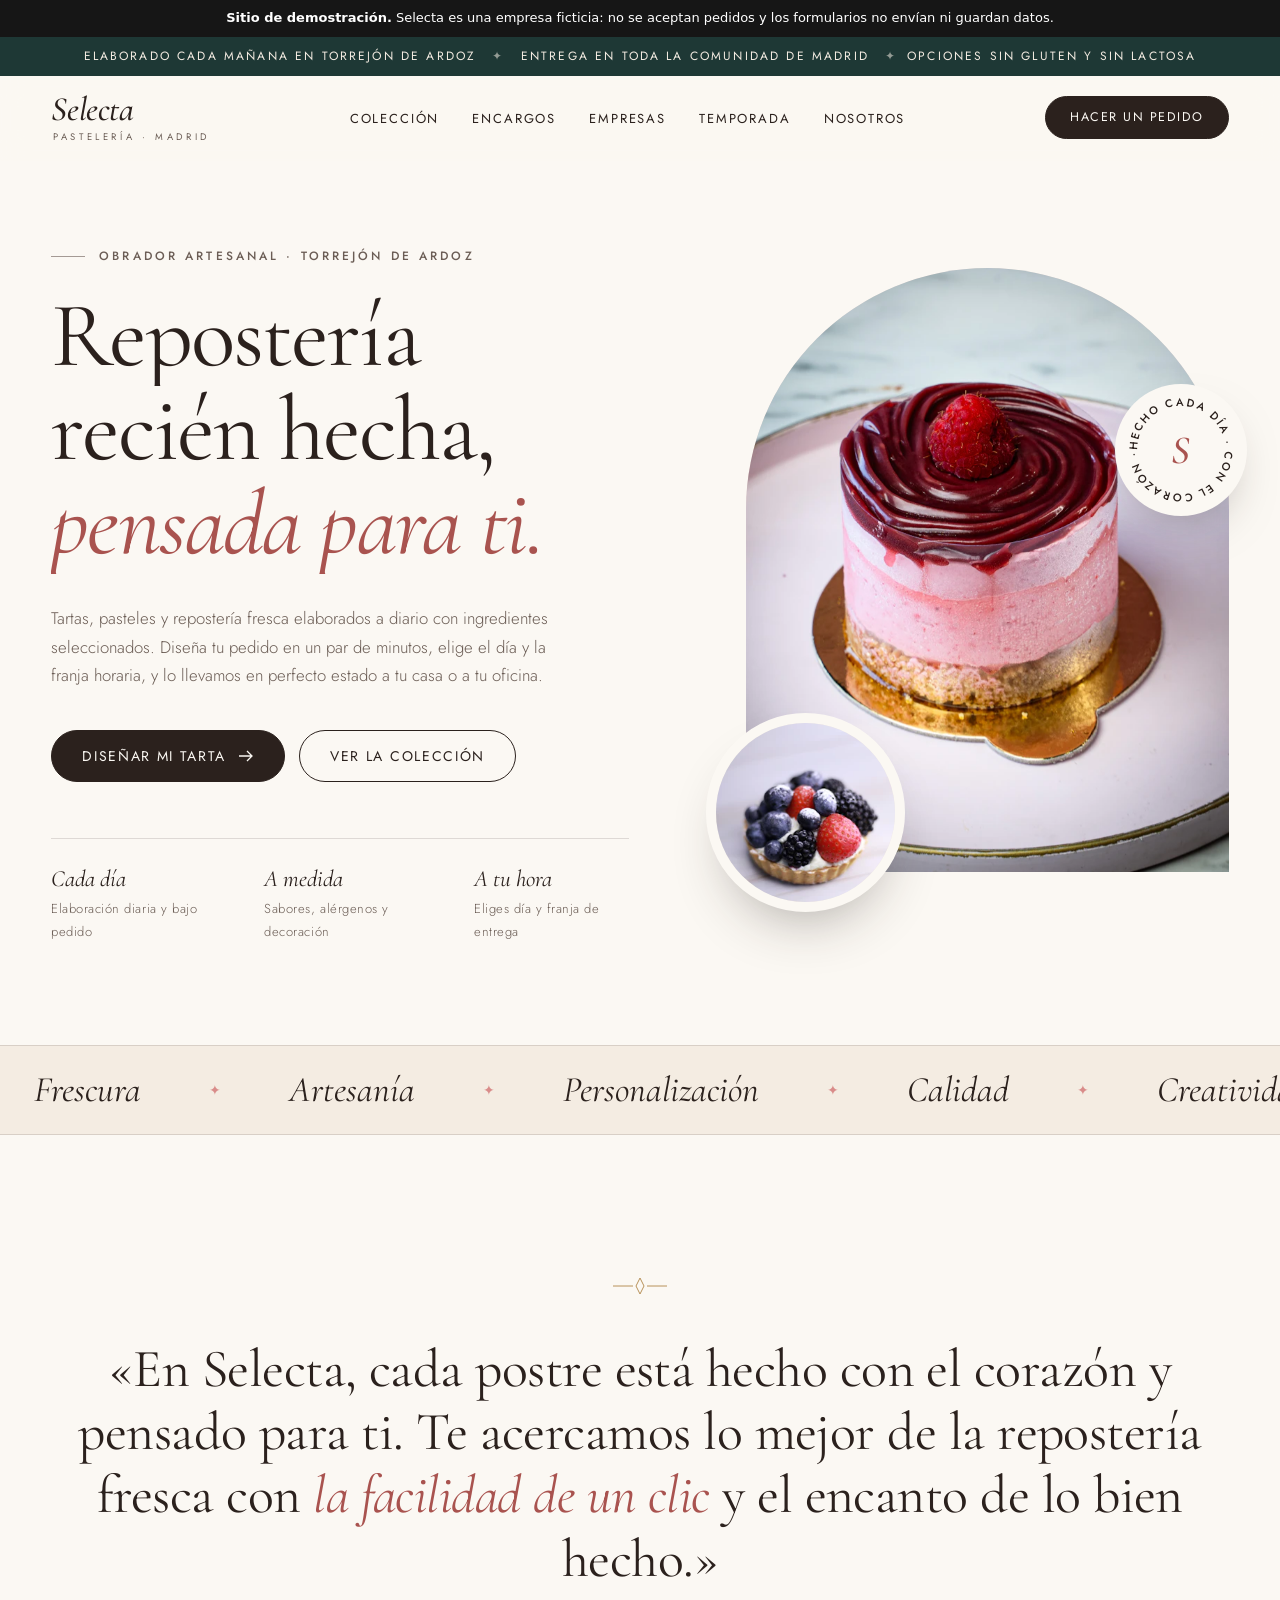
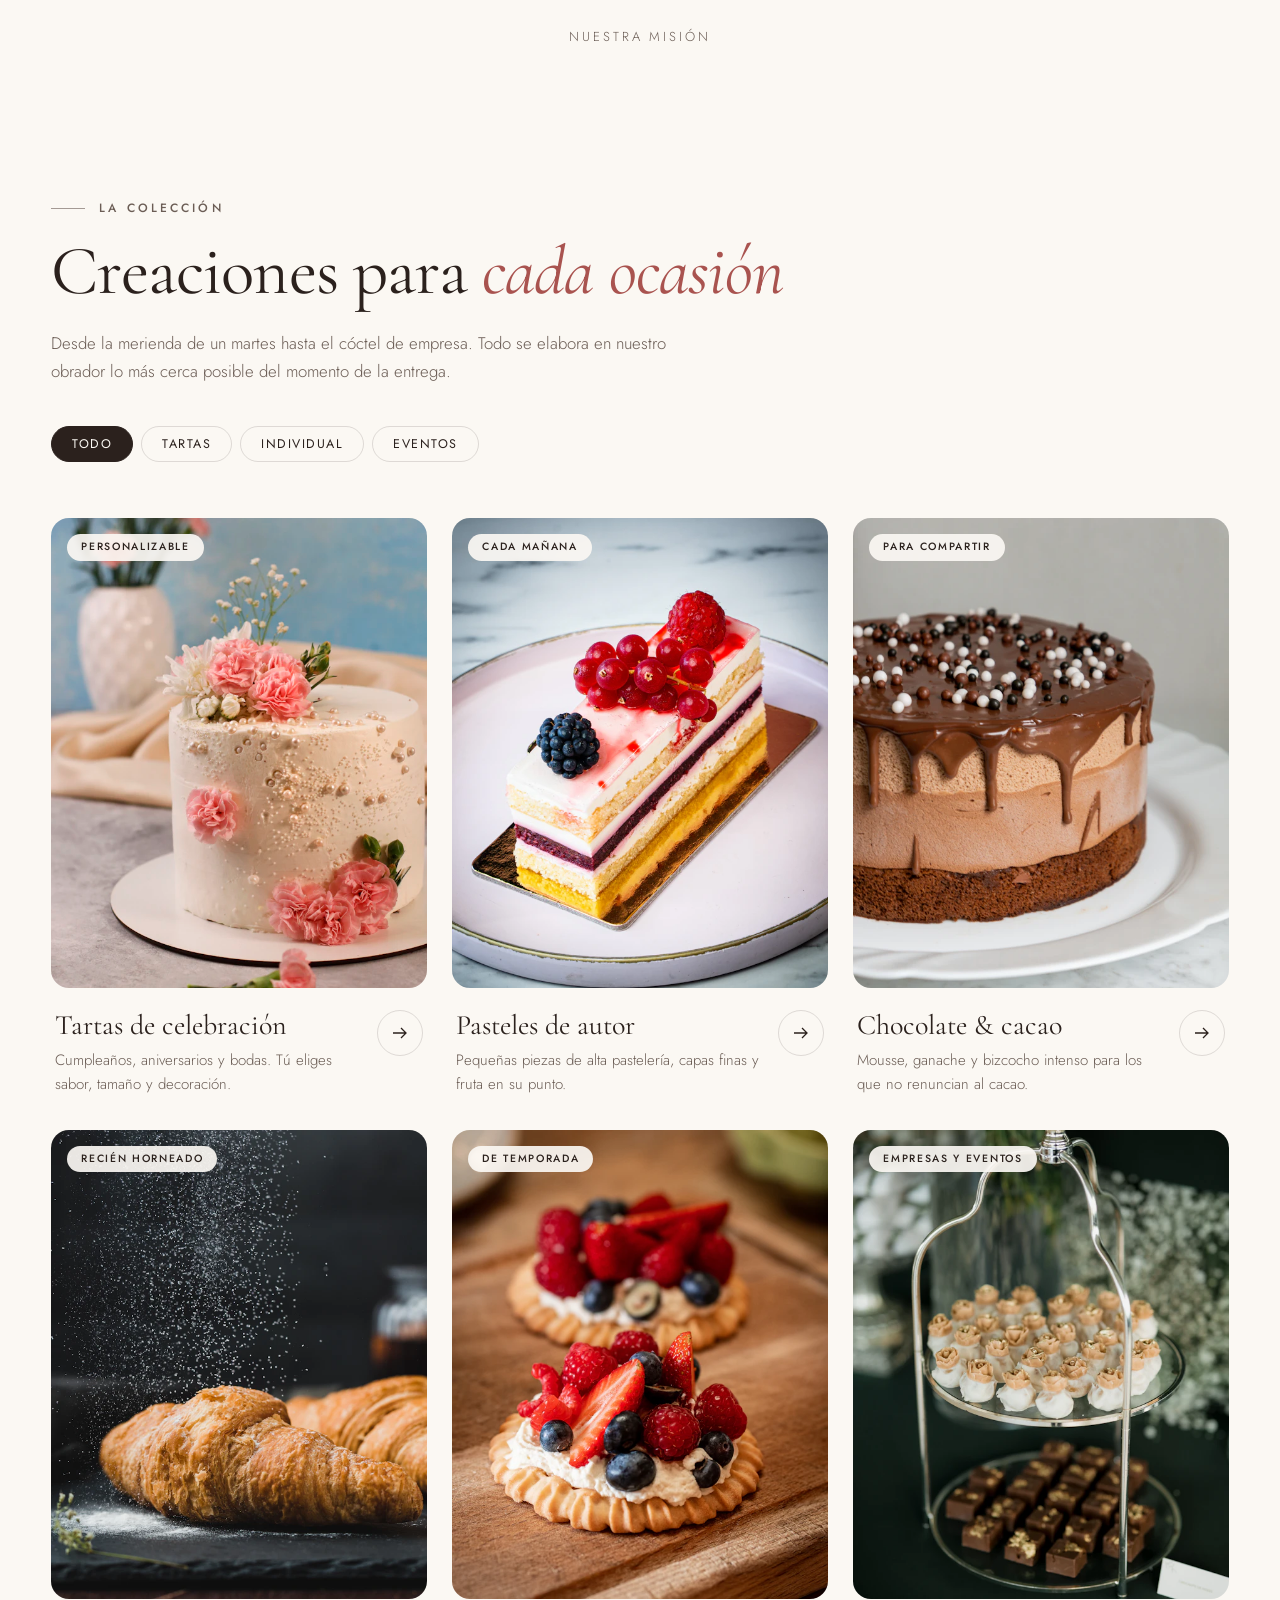
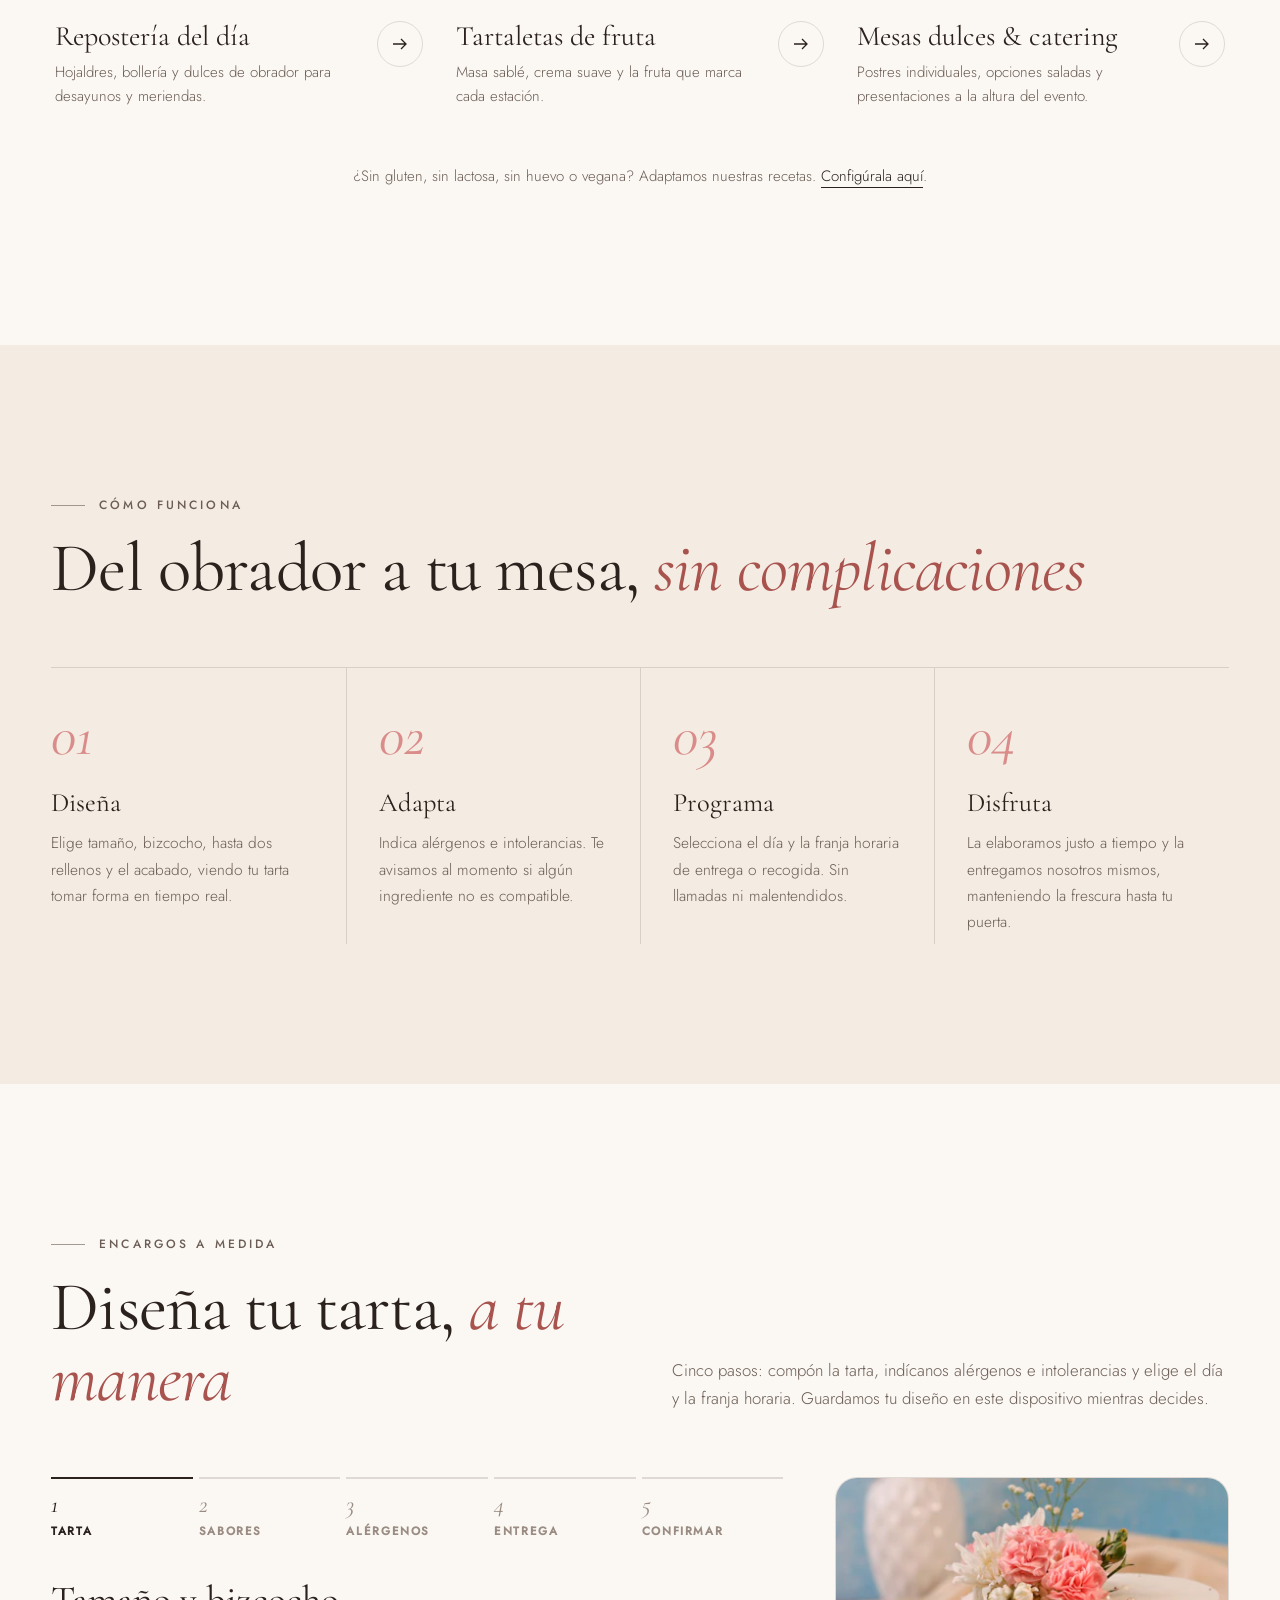
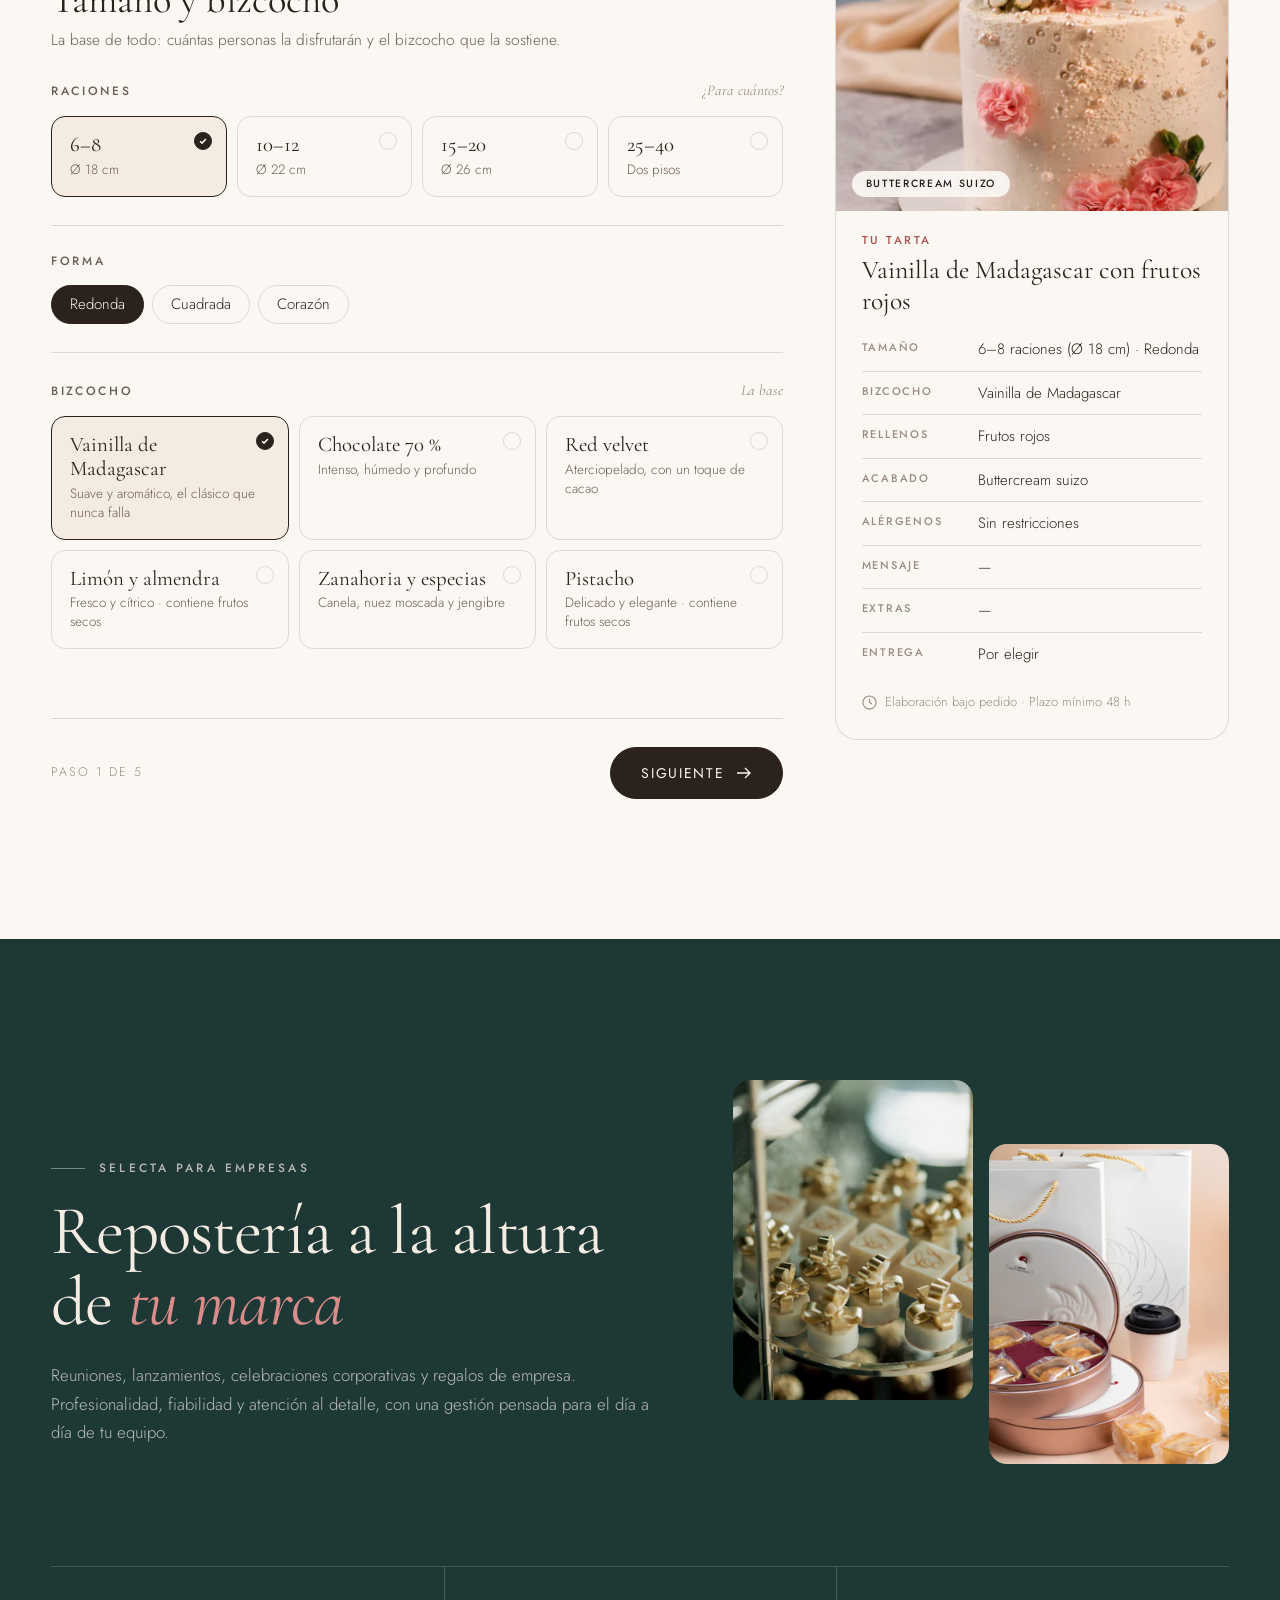
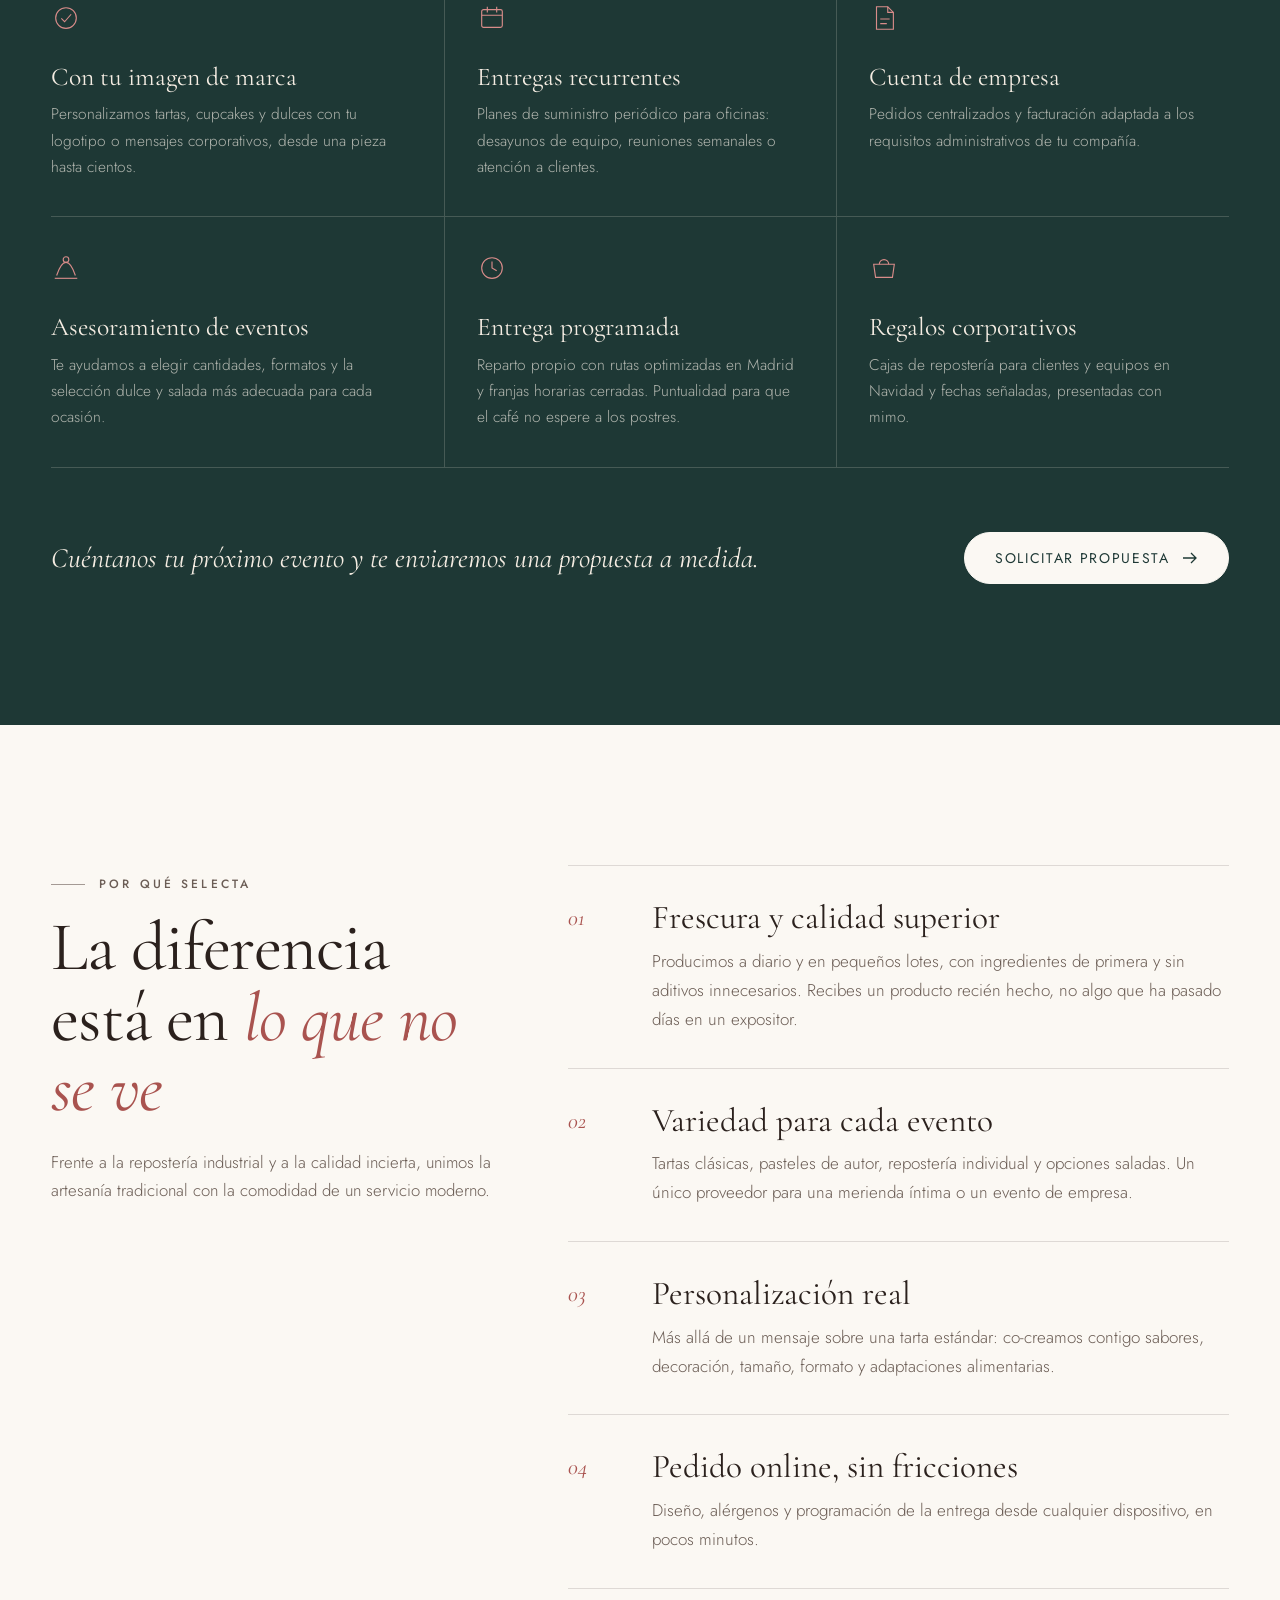
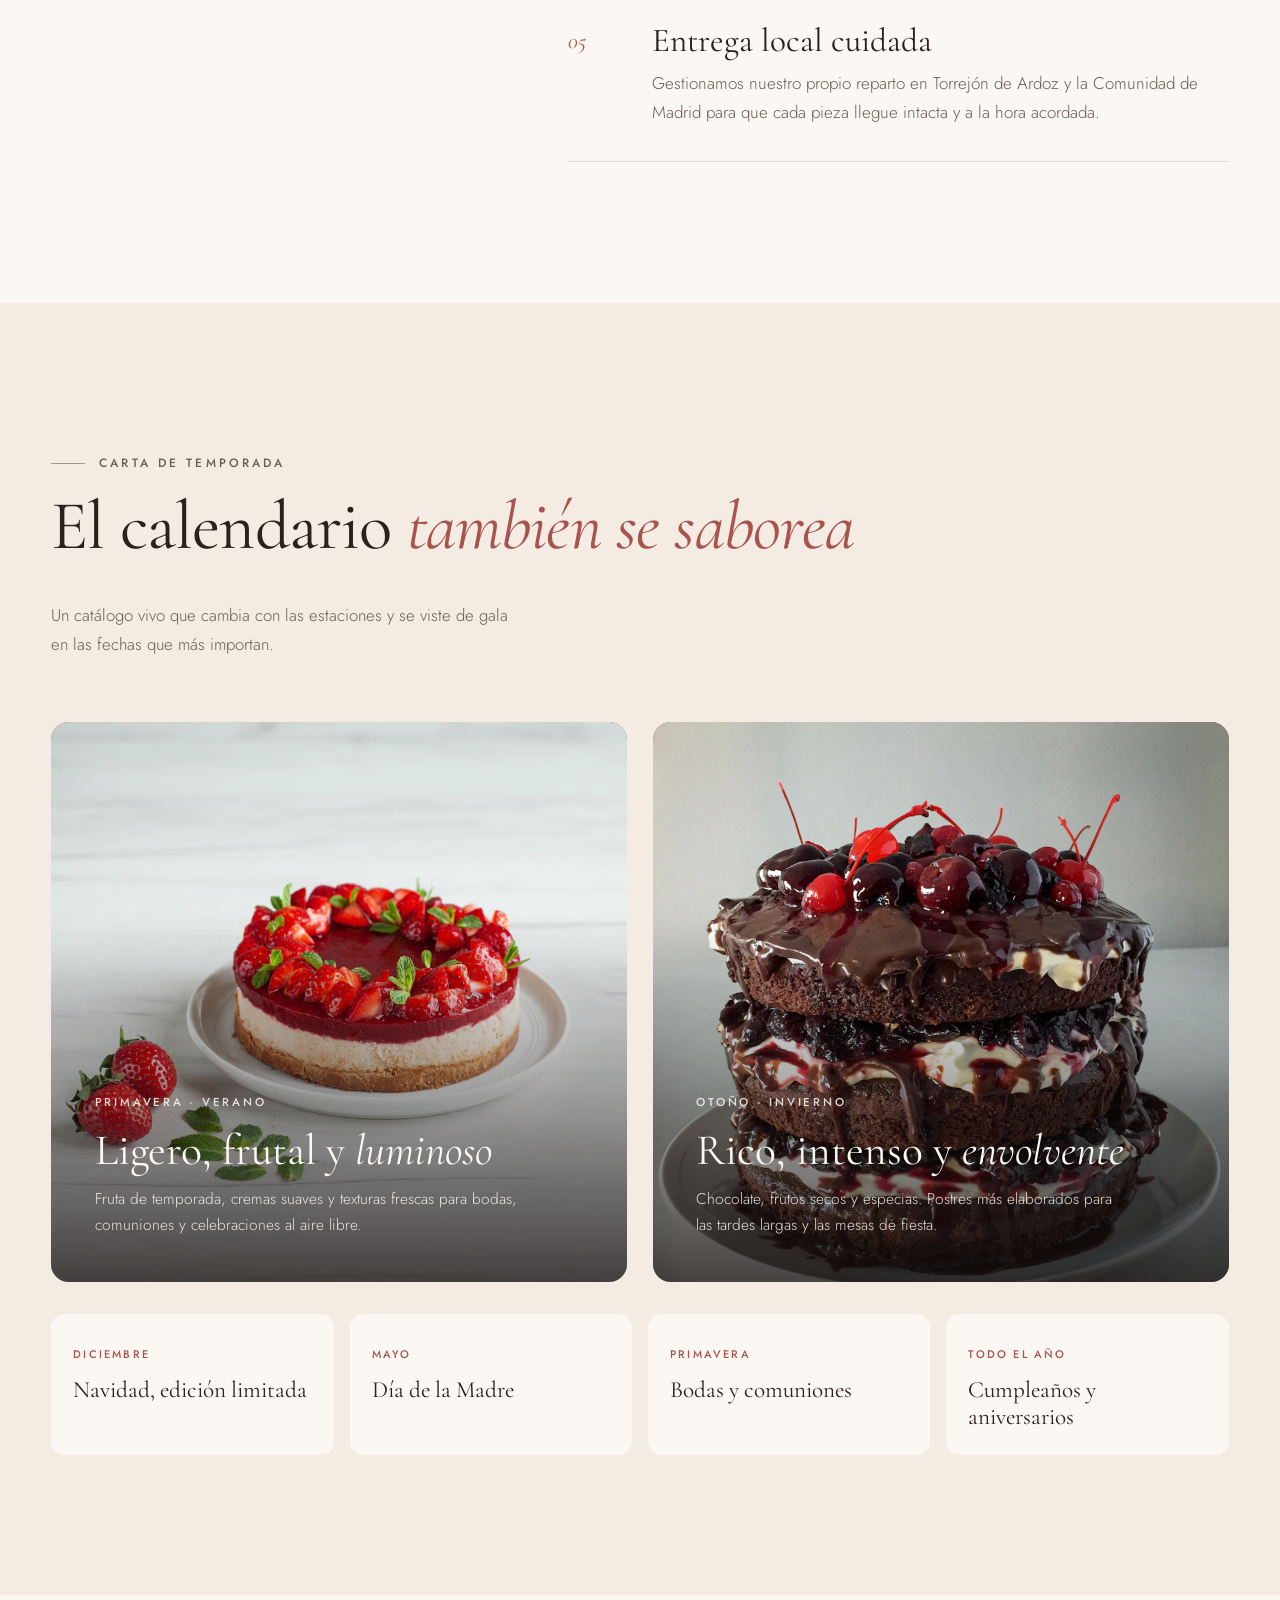
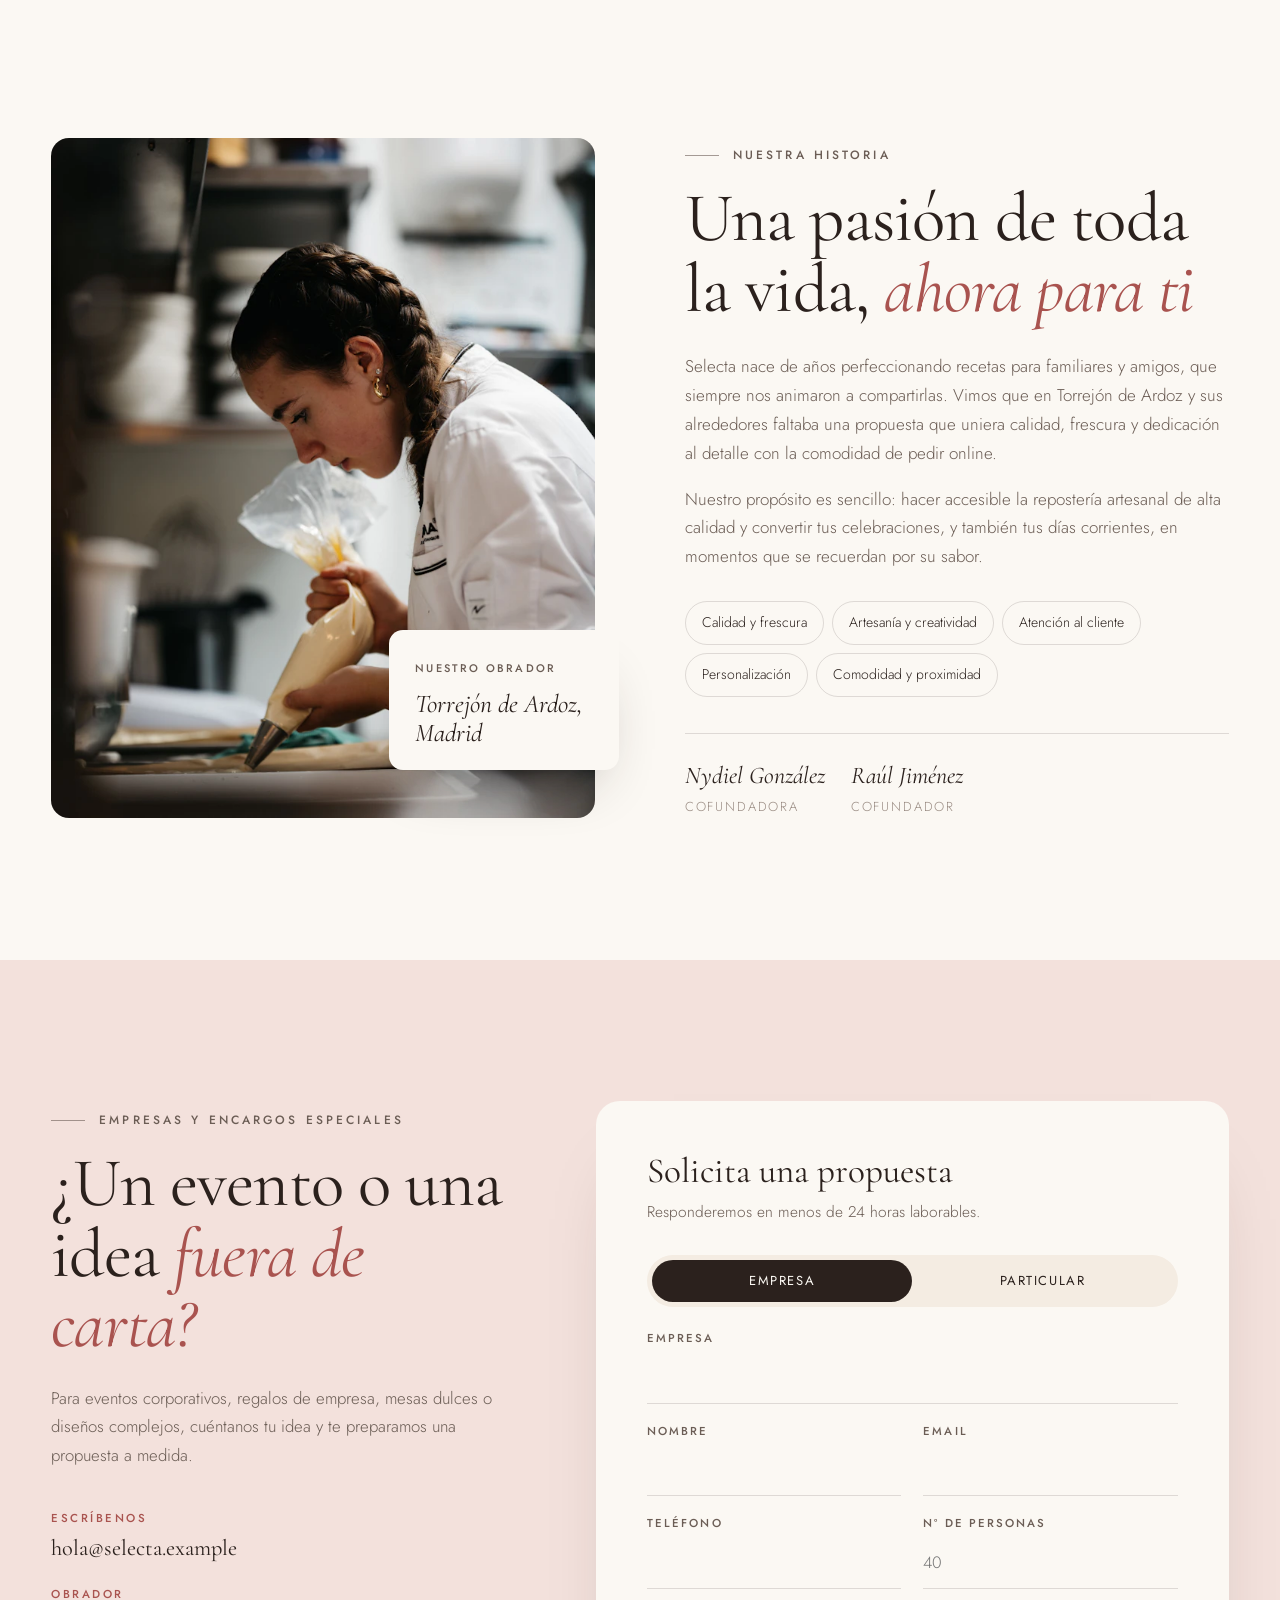
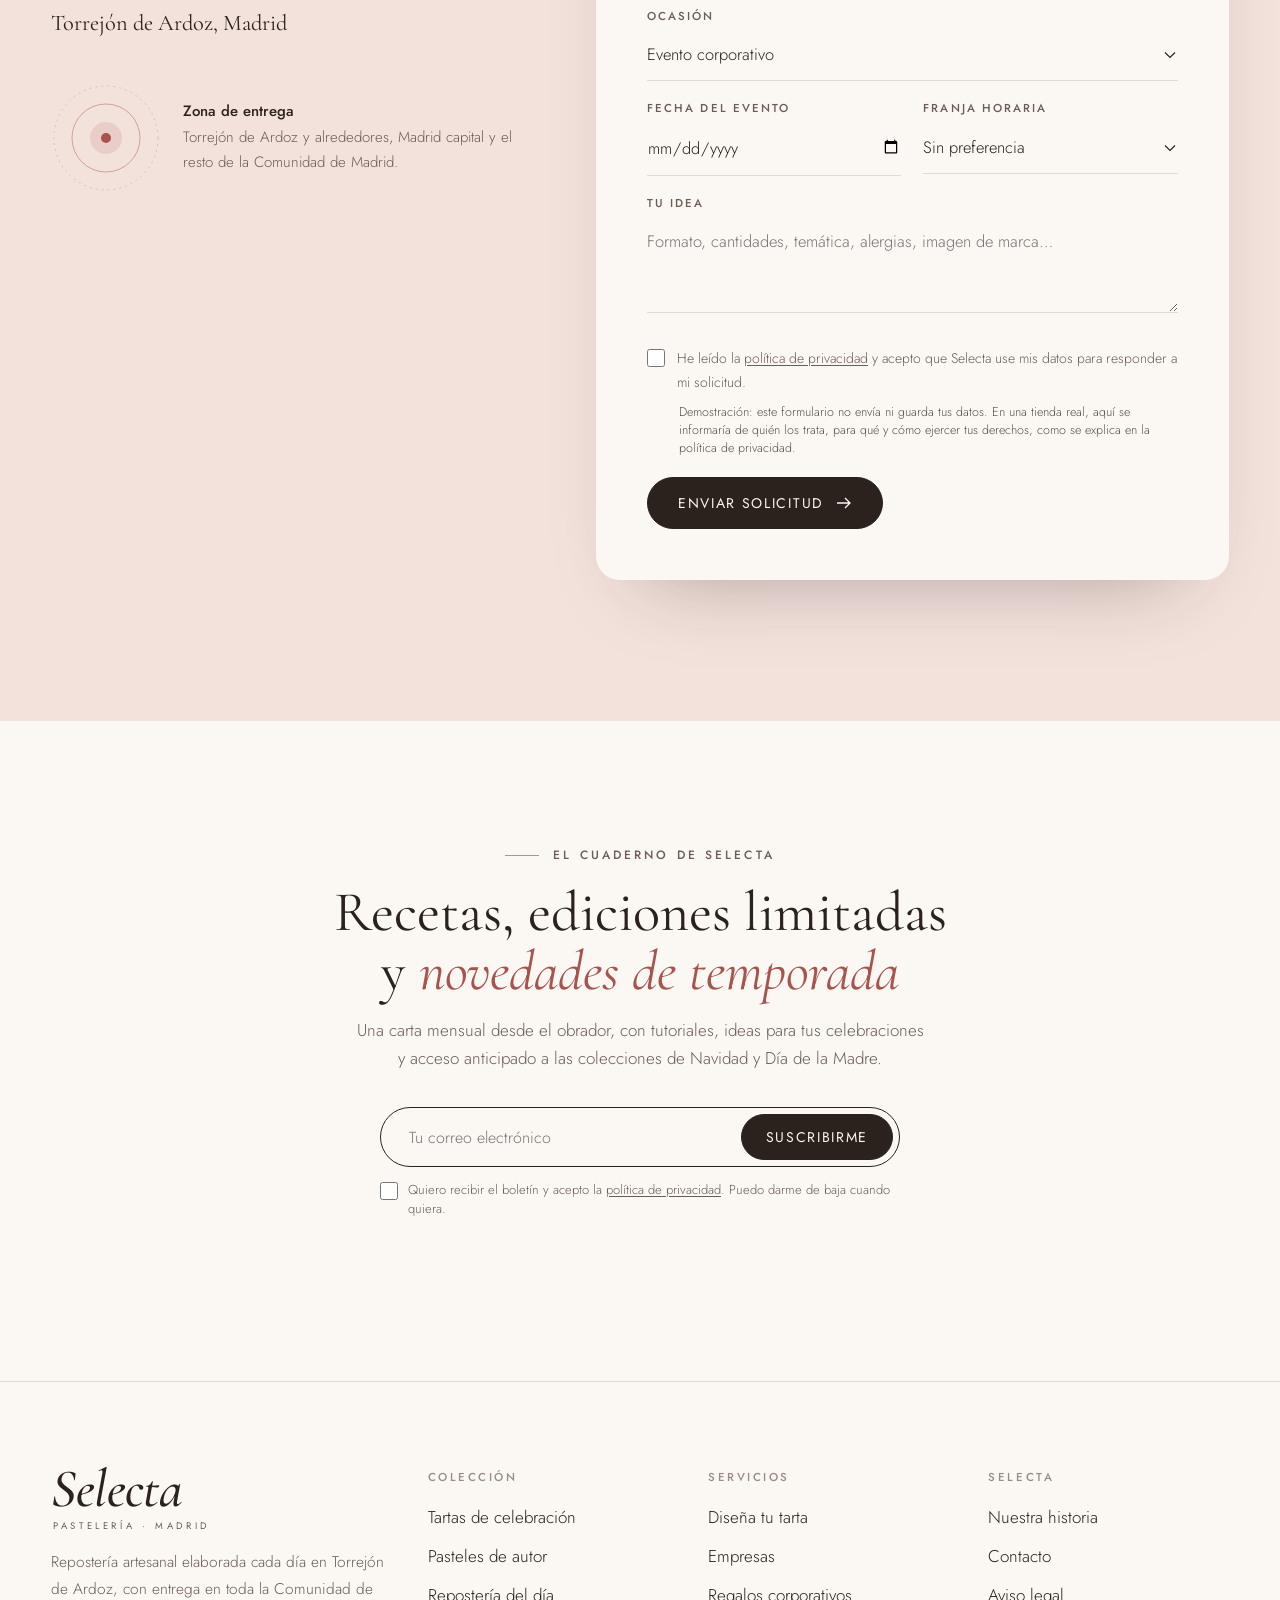
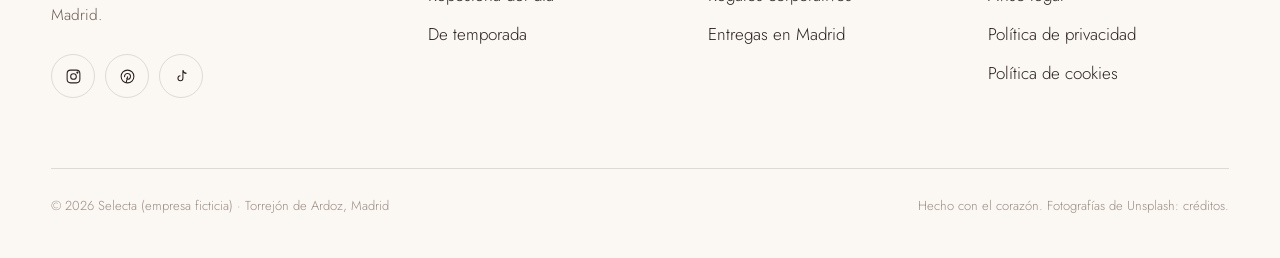
<file: index.html>
<!doctype html>
<html lang="es">
<head>
  <meta charset="utf-8">
  <meta name="viewport" content="width=device-width, initial-scale=1">
  <meta name="robots" content="noindex, nofollow">
  <title>Selecta · Pastelería artesanal en Madrid</title>
  <meta name="description" content="Selecta, pastelería artesanal online en Torrejón de Ardoz. Diseña tu tarta a medida, indica alérgenos y elige día y franja horaria de entrega en la Comunidad de Madrid.">
  <meta name="theme-color" content="#FBF8F3">
  <link rel="icon" href="data:image/svg+xml,%3Csvg xmlns='http://www.w3.org/2000/svg' viewBox='0 0 64 64'%3E%3Ccircle cx='32' cy='32' r='31' fill='%232B211D'/%3E%3Ctext x='32' y='44' text-anchor='middle' font-family='Georgia,serif' font-style='italic' font-size='36' fill='%23F6F0E8'%3ES%3C/text%3E%3C/svg%3E">
  <script>document.documentElement.classList.add('js');</script>

  <!-- Rendimiento: conexiones anticipadas, imagen principal precargada y fuentes sin bloquear el renderizado -->
  <link rel="stylesheet" href="fonts/fonts.css">
  <link rel="preload" as="image" href="media/unsplash/1761637604698-0f9e9d3278ee-960x1200.webp" imagesrcset="media/unsplash/1761637604698-0f9e9d3278ee-480x600.webp 480w, media/unsplash/1761637604698-0f9e9d3278ee-720x900.webp 720w, media/unsplash/1761637604698-0f9e9d3278ee-960x1200.webp 960w, media/unsplash/1761637604698-0f9e9d3278ee-1200x1500.webp 1200w, media/unsplash/1761637604698-0f9e9d3278ee-1500x1875.webp 1500w" imagesizes="(max-width: 860px) 92vw, 46vw" fetchpriority="high">

  <style>
    :root {
      --paper: #FBF8F3;
      --cream: #F4ECE2;
      --blush: #F3E1DC;
      --ink: #2B211D;
      --ink-soft: #6B5D55;
      --ink-mute: #9A8C83;
      --rose: #D98C8A;
      --rose-deep: #A9534F;
      --sage: #3E6F69;
      --forest: #1E3835;
      --gold: #B8925A;
      --line: rgba(43, 33, 29, .14);
      --line-light: rgba(246, 240, 232, .18);

      --serif: "Cormorant Garamond", "Times New Roman", serif;
      --sans: "Jost", "Helvetica Neue", Arial, sans-serif;

      --gutter: clamp(16px, 4vw, 56px);
      --max: 1320px;
      --radius: 18px;
      --ease: cubic-bezier(.2, .7, .2, 1);
    }

    *, *::before, *::after { box-sizing: border-box; }
    html { scroll-behavior: smooth; -webkit-text-size-adjust: 100%; }
    body {
      margin: 0;
      background: var(--paper);
      color: var(--ink);
      font: 300 17px/1.7 var(--sans);
      -webkit-font-smoothing: antialiased;
      overflow-x: hidden;
    }
    img { display: block; max-width: 100%; height: auto; }
    a { color: inherit; text-decoration: none; }
    button, input, select, textarea { font: inherit; color: inherit; }
    ::selection { background: var(--rose); color: var(--paper); }
    :focus-visible { outline: 2px solid var(--sage); outline-offset: 3px; border-radius: 4px; }
    .sr-only { position: absolute; width: 1px; height: 1px; padding: 0; margin: -1px; overflow: hidden; clip: rect(0 0 0 0); white-space: nowrap; border: 0; }

    /* Las imágenes diferidas aparecen con un fundido suave cuando terminan de cargar */
    .js img.fade { opacity: 0; transition: opacity .7s var(--ease), transform 1.2s var(--ease); }
    .js img.fade.is-loaded { opacity: 1; }

    .container { width: 100%; max-width: var(--max); margin: 0 auto; padding: 0 var(--gutter); }
    .section { padding: clamp(80px, 11vw, 160px) 0; }

    .eyebrow {
      display: inline-flex; align-items: center; gap: 14px;
      font: 500 12px/1.3 var(--sans); letter-spacing: .26em; text-transform: uppercase;
      color: var(--ink-soft);
    }
    .eyebrow::before { content: ""; width: 34px; height: 1px; background: currentColor; opacity: .6; flex: none; }

    .display {
      font-family: var(--serif); font-weight: 400;
      font-size: clamp(2.6rem, 5.4vw, 4.8rem);
      line-height: 1.02; letter-spacing: -.012em; margin: 18px 0 0;
    }
    .display em { font-style: italic; color: var(--rose-deep); }
    .lead { font-size: clamp(1.05rem, 1.3vw, 1.2rem); color: var(--ink-soft); max-width: 38em; }

    .btn {
      display: inline-flex; align-items: center; justify-content: center; gap: 12px;
      padding: 17px 30px; border-radius: 999px; border: 1px solid var(--ink);
      font: 400 14px/1 var(--sans); letter-spacing: .12em; text-transform: uppercase;
      cursor: pointer; transition: background .35s var(--ease), color .35s var(--ease), border-color .35s var(--ease), transform .35s var(--ease);
      white-space: nowrap;
    }
    .btn[hidden] { display: none; }
    .btn-primary { background: var(--ink); color: var(--paper); }
    .btn-primary:hover { background: var(--rose-deep); border-color: var(--rose-deep); }
    .btn-ghost { background: transparent; color: var(--ink); }
    .btn-ghost:hover { background: var(--ink); color: var(--paper); }
    .btn-light { background: var(--paper); color: var(--forest); border-color: var(--paper); }
    .btn-light:hover { background: var(--rose); border-color: var(--rose); color: var(--ink); }
    .btn svg { width: 16px; height: 16px; transition: transform .35s var(--ease); }
    .btn:hover svg { transform: translateX(4px); }
    .btn-back svg { transform: rotate(180deg); }
    .btn-back:hover svg { transform: rotate(180deg) translateX(4px); }

    /* ---------- Announcement + header ---------- */
    .announce {
      background: var(--forest); color: var(--cream);
      font: 400 12px/1.4 var(--sans); letter-spacing: .18em; text-transform: uppercase;
      text-align: center; padding: 11px var(--gutter);
    }
    .announce span { opacity: .55; margin: 0 10px; }

    .header {
      position: sticky; top: 0; z-index: 50;
      background: rgba(251, 248, 243, .86);
      backdrop-filter: saturate(1.4) blur(14px); -webkit-backdrop-filter: saturate(1.4) blur(14px);
      border-bottom: 1px solid transparent;
      transition: border-color .4s var(--ease), background .4s var(--ease);
    }
    .header.is-scrolled { border-color: var(--line); background: rgba(251, 248, 243, .95); }
    .nav { display: flex; align-items: center; justify-content: space-between; height: 84px; gap: 24px; }
    .brand { display: flex; flex-direction: column; line-height: 1; }
    .brand-name { font: italic 500 34px/1 var(--serif); letter-spacing: -.01em; }
    .brand-tag { font: 400 9.5px/1 var(--sans); letter-spacing: .38em; text-transform: uppercase; color: var(--ink-soft); margin-top: 6px; padding-left: 2px; }
    .nav-links { display: flex; gap: clamp(20px, 2.6vw, 40px); list-style: none; margin: 0; padding: 0; }
    .nav-links a {
      font: 400 13px/1 var(--sans); letter-spacing: .14em; text-transform: uppercase; position: relative; padding: 8px 0;
    }
    .nav-links a::after {
      content: ""; position: absolute; left: 0; right: 0; bottom: 0; height: 1px; background: var(--ink);
      transform: scaleX(0); transform-origin: right; transition: transform .45s var(--ease);
    }
    .nav-links a:hover::after { transform: scaleX(1); transform-origin: left; }
    .nav-cta { padding: 14px 24px; font-size: 12.5px; }
    .menu-toggle { display: none; background: none; border: 0; padding: 10px; margin-right: -10px; cursor: pointer; }
    .menu-toggle span { display: block; width: 26px; height: 1px; background: var(--ink); margin: 7px 0; transition: transform .4s var(--ease); }
    .menu-open .menu-toggle span:nth-child(1) { transform: translateY(4px) rotate(45deg); }
    .menu-open .menu-toggle span:nth-child(2) { transform: translateY(-4px) rotate(-45deg); }

    .mobile-menu {
      position: fixed; inset: 0; z-index: 40; background: var(--paper);
      padding: 150px var(--gutter) 40px; display: flex; flex-direction: column; gap: 6px;
      opacity: 0; visibility: hidden; transition: opacity .4s var(--ease), visibility .4s;
    }
    .menu-open .mobile-menu { opacity: 1; visibility: visible; }
    .mobile-menu a { font: 400 2.4rem/1.35 var(--serif); border-bottom: 1px solid var(--line); padding: 10px 0; }
    .mobile-menu a em { color: var(--rose-deep); }
    .mobile-menu .btn { margin-top: 28px; font: 400 14px/1 var(--sans); border-bottom: 1px solid var(--ink); padding: 18px 30px; }

    /* ---------- Hero ---------- */
    .hero { padding: clamp(40px, 6vw, 90px) 0 clamp(70px, 8vw, 120px); position: relative; }
    .hero-grid { display: grid; grid-template-columns: 1.05fr .95fr; gap: clamp(40px, 6vw, 96px); align-items: center; }
    .hero h1 {
      font-family: var(--serif); font-weight: 400;
      font-size: clamp(3.1rem, 7.2vw, 6.6rem); line-height: .96; letter-spacing: -.02em;
      margin: 26px 0 30px;
    }
    .hero h1 em { font-style: italic; color: var(--rose-deep); }
    .hero h1 .line { display: block; overflow: hidden; padding-bottom: .06em; }
    .hero h1 .line > span { display: inline-block; animation: rise 1.1s var(--ease) both; }
    .hero h1 .line:nth-child(2) > span { animation-delay: .12s; }
    .hero h1 .line:nth-child(3) > span { animation-delay: .24s; }
    @keyframes rise { from { transform: translateY(105%); } to { transform: none; } }
    .hero .lead { margin: 0 0 40px; max-width: 30em; }
    .hero-actions { display: flex; flex-wrap: wrap; gap: 14px; }
    .hero-facts {
      display: grid; grid-template-columns: repeat(3, auto); justify-content: start; gap: 34px;
      margin: 56px 0 0; padding-top: 28px; border-top: 1px solid var(--line);
    }
    .hero-facts dt { font: italic 400 1.45rem/1.1 var(--serif); }
    .hero-facts dd { margin: 6px 0 0; font-size: 13px; letter-spacing: .04em; color: var(--ink-soft); }

    .hero-visual { position: relative; padding: 0 0 40px 40px; }
    .arch {
      position: relative; overflow: hidden; border-radius: 1000px 1000px 0 0;
      aspect-ratio: 4 / 5; background: var(--blush);
    }
    .arch img { width: 100%; height: 100%; object-fit: cover; }
    /* Solo escala (sin opacidad) para no retrasar el pintado de la imagen principal */
    .hero .arch img { animation: settle 1.8s var(--ease) both; }
    @keyframes settle { from { transform: scale(1.12); } to { transform: scale(1.04); } }
    .hero-thumb {
      position: absolute; left: 0; bottom: 0; width: 38%;
      aspect-ratio: 1; border-radius: 50%; overflow: hidden; background: var(--cream);
      border: 10px solid var(--paper); box-shadow: 0 30px 60px -30px rgba(43, 33, 29, .45);
    }
    .hero-thumb img { width: 100%; height: 100%; object-fit: cover; }
    .seal {
      position: absolute; right: -18px; top: 18%; width: 132px; height: 132px;
      background: var(--paper); border-radius: 50%; display: grid; place-items: center;
      box-shadow: 0 20px 50px -25px rgba(43, 33, 29, .5);
    }
    .seal svg { position: absolute; inset: 8px; width: calc(100% - 16px); height: calc(100% - 16px); animation: spin 26s linear infinite; }
    .seal text { font: 500 9.5px var(--sans); text-transform: uppercase; fill: var(--ink); }
    .seal b { font: italic 500 40px/1 var(--serif); color: var(--rose-deep); }
    @keyframes spin { to { transform: rotate(360deg); } }

    /* ---------- Marquee ---------- */
    .marquee { border-block: 1px solid var(--line); overflow: hidden; padding: 26px 0; background: var(--cream); }
    .marquee-track { display: flex; width: max-content; animation: marquee 42s linear infinite; }
    .marquee-track span {
      font: italic 400 clamp(1.6rem, 2.8vw, 2.4rem)/1 var(--serif); padding: 0 34px; white-space: nowrap;
      display: inline-flex; align-items: center; gap: 68px;
    }
    .marquee-track span::after { content: "✦"; font: normal 14px/1 var(--sans); color: var(--rose); }
    @keyframes marquee { to { transform: translateX(-50%); } }

    /* ---------- Manifesto ---------- */
    .manifesto { text-align: center; }
    .manifesto figure { margin: 0; }
    .manifesto blockquote {
      margin: 32px auto 0; max-width: 21em;
      font: 400 clamp(2rem, 4.2vw, 3.6rem)/1.18 var(--serif); letter-spacing: -.01em;
    }
    .manifesto blockquote em { color: var(--rose-deep); }
    .manifesto figcaption { margin-top: 36px; font-size: 13px; letter-spacing: .22em; text-transform: uppercase; color: var(--ink-soft); }
    .ornament { width: 54px; margin: 0 auto; color: var(--gold); }

    /* ---------- Collection ---------- */
    .section-head { display: flex; justify-content: space-between; align-items: end; gap: 40px; margin-bottom: 56px; flex-wrap: wrap; }
    .section-head .lead { margin: 22px 0 0; }
    .filters { display: flex; flex-wrap: wrap; gap: 8px; }
    .filter {
      border: 1px solid var(--line); background: transparent; border-radius: 999px; padding: 11px 20px;
      font: 400 12.5px/1 var(--sans); letter-spacing: .12em; text-transform: uppercase; cursor: pointer;
      transition: all .3s var(--ease);
    }
    .filter:hover { border-color: var(--ink); }
    .filter[aria-pressed="true"] { background: var(--ink); color: var(--paper); border-color: var(--ink); }

    .products { display: grid; grid-template-columns: repeat(3, 1fr); gap: clamp(20px, 2.6vw, 40px) clamp(16px, 2vw, 32px); }
    .product.is-hidden { display: none; }
    .product-media { position: relative; overflow: hidden; border-radius: var(--radius); aspect-ratio: 4 / 5; background: var(--cream); }
    .product-media img { width: 100%; height: 100%; object-fit: cover; transition: opacity .7s var(--ease), transform 1.2s var(--ease); }
    .product:hover .product-media img { transform: scale(1.06); }
    .product-tag {
      position: absolute; top: 16px; left: 16px; background: rgba(251, 248, 243, .92); border-radius: 999px;
      padding: 8px 14px; font: 500 10.5px/1 var(--sans); letter-spacing: .16em; text-transform: uppercase;
    }
    .product-body { padding: 22px 4px 0; display: flex; justify-content: space-between; gap: 18px; align-items: start; }
    .product h3 { font: 400 1.75rem/1.1 var(--serif); margin: 0; }
    .product p { margin: 8px 0 0; font-size: 15px; color: var(--ink-soft); line-height: 1.6; }
    .product-cta {
      flex: none; width: 46px; height: 46px; border-radius: 50%; border: 1px solid var(--line);
      display: grid; place-items: center; transition: all .35s var(--ease);
    }
    .product-cta svg { width: 16px; height: 16px; }
    .product:hover .product-cta { background: var(--ink); color: var(--paper); border-color: var(--ink); transform: rotate(-45deg); }
    .collection-note { margin-top: 56px; text-align: center; color: var(--ink-soft); font-size: 15px; }
    .collection-note a { border-bottom: 1px solid currentColor; color: var(--ink); }

    /* ---------- Process ---------- */
    .process { background: var(--cream); }
    .steps { display: grid; grid-template-columns: repeat(4, 1fr); margin-top: 64px; border-top: 1px solid var(--line); }
    .step { padding: 40px 32px 8px 0; }
    .step + .step { padding-left: 32px; border-left: 1px solid var(--line); }
    .step-num { font: italic 400 3.6rem/1 var(--serif); color: var(--rose); }
    .step h3 { font: 400 1.65rem/1.15 var(--serif); margin: 22px 0 12px; }
    .step p { margin: 0; color: var(--ink-soft); font-size: 15.5px; }

    /* ---------- Configurador de encargos ---------- */
    .config-head { display: grid; grid-template-columns: 1fr 1fr; gap: clamp(24px, 5vw, 80px); align-items: end; margin-bottom: clamp(40px, 5vw, 64px); }
    .config-head .lead { margin: 0; }
    .config-grid { display: grid; grid-template-columns: minmax(0, 1.3fr) minmax(0, .7fr); gap: clamp(32px, 4vw, 64px); align-items: start; }

    .stepper[hidden] { display: none; }
    .stepper { list-style: none; margin: 0; padding: 0; display: grid; grid-template-columns: repeat(5, 1fr); gap: 6px; }
    .stepper button {
      width: 100%; display: flex; flex-direction: column; align-items: flex-start; gap: 8px;
      background: none; border: 0; border-top: 2px solid var(--line); padding: 14px 0 0; cursor: pointer; text-align: left;
      font: 500 11.5px/1.2 var(--sans); letter-spacing: .14em; text-transform: uppercase; color: var(--ink-mute);
      transition: color .3s, border-color .3s;
    }
    .stepper button span { font: italic 400 1.5rem/1 var(--serif); letter-spacing: 0; }
    .stepper button.is-done { color: var(--ink-soft); border-color: var(--rose); }
    .stepper button[aria-current="step"] { color: var(--ink); border-color: var(--ink); }
    .stepper button:disabled { cursor: default; }

    .panel { border: 0; margin: 0; padding: 40px 0 0; min-width: 0; }
    .panel[hidden] { display: none; }
    .panel-title { font: 400 clamp(1.9rem, 3vw, 2.5rem)/1.1 var(--serif); margin: 0 0 6px; outline: none; }
    .panel-intro { color: var(--ink-soft); margin: 0; font-size: 15.5px; max-width: 36em; }
    .group { padding: 28px 0; border-bottom: 1px solid var(--line); }
    .group:last-child { border-bottom: 0; padding-bottom: 0; }
    .group[hidden] { display: none; }
    .group-head { display: flex; justify-content: space-between; align-items: baseline; gap: 16px; margin-bottom: 16px; }
    .group-head h4 { margin: 0; font: 500 12px/1.3 var(--sans); letter-spacing: .22em; text-transform: uppercase; color: var(--ink-soft); }
    .group-head small { font: italic 400 15px/1.2 var(--serif); color: var(--ink-mute); text-align: right; }
    .group-head .counter { font: 500 12px/1 var(--sans); letter-spacing: .1em; color: var(--rose-deep); }

    .opt-grid { display: grid; gap: 10px; grid-template-columns: repeat(var(--cols, 3), minmax(0, 1fr)); }
    .cols-4 { --cols: 4; }
    .opt { position: relative; display: block; }
    .opt input { position: absolute; opacity: 0; pointer-events: none; }
    .opt-body {
      position: relative; display: flex; flex-direction: column; gap: 4px; height: 100%;
      padding: 16px 18px; border: 1px solid var(--line); border-radius: 14px; cursor: pointer;
      transition: border-color .3s, background .3s, opacity .3s;
    }
    .opt-body strong { font: 400 1.3rem/1.15 var(--serif); padding-right: 24px; }
    .opt-body small { font-size: 13.5px; color: var(--ink-soft); line-height: 1.4; }
    .opt-body::after {
      content: ""; position: absolute; top: 15px; right: 14px; width: 18px; height: 18px;
      border-radius: 50%; border: 1px solid var(--line); background: var(--paper); transition: all .3s;
    }
    .opt input[type="checkbox"] + .opt-body::after { border-radius: 5px; }
    .opt:hover .opt-body { border-color: var(--ink-mute); }
    .opt input:checked + .opt-body { border-color: var(--ink); background: var(--cream); }
    .opt input:checked + .opt-body::after {
      border-color: var(--ink);
      background: var(--ink) url("data:image/svg+xml,%3Csvg xmlns='http://www.w3.org/2000/svg' viewBox='0 0 12 12' fill='none' stroke='%23FBF8F3' stroke-width='1.8'%3E%3Cpath d='M2.5 6.2l2.3 2.3 4.7-5'/%3E%3C/svg%3E") center / 10px no-repeat;
    }
    .opt input:disabled + .opt-body { opacity: .36; cursor: not-allowed; }
    .opt input:focus-visible + .opt-body { outline: 2px solid var(--sage); outline-offset: 2px; }
    .opt-thumb { aspect-ratio: 1; border-radius: 10px; overflow: hidden; background: var(--cream); margin-bottom: 10px; }
    .opt-thumb img { width: 100%; height: 100%; object-fit: cover; }
    .finish-grid .opt-body { padding: 10px 10px 14px; }
    .finish-grid .opt-body::after { top: 18px; right: 18px; }
    .finish-grid .opt-body strong, .finish-grid .opt-body small { padding-left: 6px; }

    .chips { display: flex; flex-wrap: wrap; gap: 8px; }
    .chip { position: relative; }
    .chip input { position: absolute; opacity: 0; pointer-events: none; }
    .chip span {
      display: inline-block; padding: 11px 18px; border-radius: 999px; border: 1px solid var(--line);
      font-size: 15px; line-height: 1; cursor: pointer; transition: all .3s var(--ease); user-select: none;
    }
    .chip span:hover { border-color: var(--ink); }
    .chip input:checked + span { background: var(--ink); color: var(--paper); border-color: var(--ink); }
    .chip input:disabled + span { opacity: .4; cursor: not-allowed; text-decoration: line-through; }
    .chip input:focus-visible + span { outline: 2px solid var(--sage); outline-offset: 3px; }

    .switches { display: grid; grid-template-columns: 1fr 1fr; gap: 10px; }
    .switch {
      display: flex; align-items: center; justify-content: space-between; gap: 14px;
      padding: 14px 18px; border: 1px solid var(--line); border-radius: 14px; cursor: pointer;
      transition: border-color .3s, background .3s;
    }
    .switch strong { display: block; font-weight: 400; font-size: 16px; line-height: 1.3; }
    .switch small { color: var(--ink-mute); font-size: 13px; line-height: 1.3; }
    .switch input {
      -webkit-appearance: none; appearance: none; flex: none; margin: 0; cursor: pointer;
      width: 44px; height: 26px; border-radius: 999px; background: rgba(43, 33, 29, .18); position: relative; transition: background .3s;
    }
    .switch input::after {
      content: ""; position: absolute; top: 3px; left: 3px; width: 20px; height: 20px; border-radius: 50%;
      background: #fff; box-shadow: 0 1px 3px rgba(0, 0, 0, .2); transition: transform .3s var(--ease);
    }
    .switch input:checked { background: var(--sage); }
    .switch input:checked::after { transform: translateX(18px); }
    .switch input:disabled { opacity: .6; cursor: not-allowed; }
    .switch:has(input:checked) { border-color: var(--sage); background: rgba(62, 111, 105, .06); }
    .note { display: flex; gap: 10px; margin: 16px 0 0; font-size: 13.5px; line-height: 1.55; color: var(--ink-mute); }
    .note svg { flex: none; width: 16px; height: 16px; margin-top: 2px; }
    .conflict { margin: 14px 0 0; font: italic 400 1.1rem/1.4 var(--serif); color: var(--rose-deep); }
    .conflict:empty { display: none; }

    .date-picker { display: flex; align-items: center; gap: 8px; }
    .date-strip {
      display: flex; gap: 8px; flex: 1; min-width: 0; padding: 4px 2px;
      overflow-x: auto; scroll-snap-type: x mandatory; scrollbar-width: none; overscroll-behavior-x: contain;
    }
    .date-strip::-webkit-scrollbar { display: none; }
    .date-chip { position: relative; flex: none; scroll-snap-align: start; }
    .date-chip input { position: absolute; opacity: 0; pointer-events: none; }
    .date-chip span {
      display: flex; flex-direction: column; align-items: center; width: 68px; padding: 12px 0 10px;
      border: 1px solid var(--line); border-radius: 14px; cursor: pointer; transition: all .3s var(--ease);
    }
    .date-chip small { font-size: 11px; letter-spacing: .14em; text-transform: uppercase; color: var(--ink-mute); line-height: 1.4; }
    .date-chip strong { font: 400 1.65rem/1.15 var(--serif); }
    .date-chip span:hover { border-color: var(--ink); }
    .date-chip input:checked + span { background: var(--ink); color: var(--paper); border-color: var(--ink); }
    .date-chip input:checked + span small { color: rgba(251, 248, 243, .7); }
    .date-chip input:focus-visible + span { outline: 2px solid var(--sage); outline-offset: 2px; }
    .strip-btn {
      flex: none; width: 40px; height: 40px; border-radius: 50%; border: 1px solid var(--line);
      background: var(--paper); display: grid; place-items: center; cursor: pointer; transition: border-color .3s;
    }
    .strip-btn:hover { border-color: var(--ink); }
    .strip-btn svg { width: 14px; height: 14px; }
    .date-label { margin: 14px 0 0; font: italic 400 1.2rem/1.3 var(--serif); color: var(--ink-soft); min-height: 1.3em; }
    .muted { width: 100%; margin: 8px 0 0; font-size: 14px; color: var(--ink-mute); }
    .cp-status { min-height: 1.4em; font-size: 13.5px; }
    .cp-status.ok { color: var(--sage); }
    .cp-status.ko { color: var(--rose-deep); }
    .pickup-info[hidden], .fields[hidden] { display: none; }
    .pickup-info { display: flex; gap: 16px; align-items: center; background: var(--cream); border-radius: 14px; padding: 18px 20px; }
    .pickup-info svg { flex: none; width: 28px; height: 28px; color: var(--rose-deep); }
    .pickup-info p { margin: 0; font-size: 15px; color: var(--ink-soft); }
    .pickup-info strong { color: var(--ink); font-weight: 500; }

    .config-nav { display: flex; align-items: center; gap: 16px; margin-top: 34px; padding-top: 28px; border-top: 1px solid var(--line); }
    .config-nav .step-label { font-size: 12.5px; letter-spacing: .16em; text-transform: uppercase; color: var(--ink-mute); }
    .config-nav .btn-primary { margin-left: auto; }
    .config-error { margin: 14px 0 0; min-height: 1.4em; font-size: 14.5px; color: var(--rose-deep); }
    .check-line { display: flex; gap: 12px; align-items: flex-start; margin-top: 22px; font-size: 14px; color: var(--ink-soft); cursor: pointer; }
    .check-line input { width: 18px; height: 18px; margin: 2px 0 0; accent-color: var(--ink); flex: none; }

    .sum-list { margin: 0; }
    .sum-list div { display: grid; grid-template-columns: 104px 1fr; gap: 12px; padding: 10px 0; border-bottom: 1px solid var(--line); }
    .sum-list div:last-child { border-bottom: 0; }
    .sum-list dt { font: 500 11px/1.7 var(--sans); letter-spacing: .16em; text-transform: uppercase; color: var(--ink-mute); }
    .sum-list dd { margin: 0; font-size: 15px; line-height: 1.5; }
    .review { margin-top: 28px; background: var(--cream); border-radius: var(--radius); padding: 22px 26px; }
    .review h4 { margin: 0 0 6px; font: 500 12px/1 var(--sans); letter-spacing: .22em; text-transform: uppercase; color: var(--rose-deep); }

    .summary-card { position: sticky; top: 108px; border: 1px solid var(--line); border-radius: 22px; overflow: hidden; background: var(--paper); }
    .summary-media { position: relative; aspect-ratio: 20 / 17; background: var(--blush); overflow: hidden; }
    .summary-media img { width: 100%; height: 100%; object-fit: cover; }
    .summary-media .product-tag { top: auto; bottom: 14px; }
    .summary-body { padding: 24px 26px 26px; }
    .summary-body h4 { margin: 0 0 8px; font: 500 11.5px/1 var(--sans); letter-spacing: .22em; text-transform: uppercase; color: var(--rose-deep); }
    .summary-title { margin: 0 0 12px; font: 400 1.6rem/1.2 var(--serif); }
    .summary-note { display: flex; gap: 8px; align-items: center; margin: 16px 0 0; font-size: 13px; color: var(--ink-mute); }
    .summary-note svg { width: 15px; height: 15px; flex: none; }

    .config-success { text-align: center; padding: 56px clamp(20px, 4vw, 48px); background: var(--cream); border-radius: 22px; }
    .config-success[hidden] { display: none; }
    .config-success > svg { width: 64px; height: 64px; color: var(--sage); margin: 0 auto 20px; display: block; }
    .config-success h3 { font: 400 2.4rem/1.1 var(--serif); margin: 0 0 12px; }
    .config-success p { color: var(--ink-soft); max-width: 30em; margin: 0 auto; }
    .ref { display: inline-block; margin: 18px 0 26px; padding: 10px 16px; border: 1px dashed var(--rose-deep); border-radius: 999px; font: 500 13px/1 var(--sans); letter-spacing: .2em; color: var(--rose-deep); }
    .config-success .sum-list { text-align: left; max-width: 520px; margin: 0 auto 30px; }

    /* ---------- Business ---------- */
    .business { background: var(--forest); color: var(--cream); position: relative; overflow: hidden; }
    .business .eyebrow { color: rgba(246, 240, 232, .7); }
    .business .display em { color: var(--rose); }
    .business .lead { color: rgba(246, 240, 232, .72); }
    .business-top { display: grid; grid-template-columns: 1.1fr .9fr; gap: clamp(40px, 6vw, 96px); align-items: end; }
    .business-media { display: grid; grid-template-columns: 1fr 1fr; gap: 16px; }
    .business-media figure { margin: 0; border-radius: var(--radius); overflow: hidden; aspect-ratio: 3 / 4; background: rgba(246, 240, 232, .06); }
    .business-media figure:nth-child(2) { margin-top: 64px; }
    .business-media img { width: 100%; height: 100%; object-fit: cover; }
    .features { display: grid; grid-template-columns: repeat(3, 1fr); margin-top: clamp(64px, 8vw, 110px); border-top: 1px solid var(--line-light); }
    .feature { padding: 36px 32px 36px 0; border-bottom: 1px solid var(--line-light); }
    .feature:not(:nth-child(3n + 1)) { padding-left: 32px; border-left: 1px solid var(--line-light); }
    .feature svg { width: 30px; height: 30px; color: var(--rose); }
    .feature h3 { font: 400 1.6rem/1.15 var(--serif); margin: 20px 0 10px; }
    .feature p { margin: 0; color: rgba(246, 240, 232, .68); font-size: 15.5px; }
    .business-cta { display: flex; justify-content: space-between; align-items: center; gap: 30px; flex-wrap: wrap; margin-top: 64px; }
    .business-cta p { margin: 0; font: italic 400 clamp(1.4rem, 2.2vw, 1.9rem)/1.3 var(--serif); max-width: 26em; }

    /* ---------- Pillars ---------- */
    .pillars-grid { display: grid; grid-template-columns: .8fr 1.2fr; gap: clamp(40px, 6vw, 96px); }
    .pillars-intro { position: sticky; top: 120px; align-self: start; }
    .pillar-list { list-style: none; margin: 0; padding: 0; border-top: 1px solid var(--line); counter-reset: p; }
    .pillar {
      display: grid; grid-template-columns: 64px 1fr; gap: 20px; padding: 34px 0; border-bottom: 1px solid var(--line);
      transition: padding .5s var(--ease);
    }
    .pillar:hover { padding-left: 14px; }
    .pillar::before { counter-increment: p; content: "0" counter(p); font: italic 400 1.4rem/1.6 var(--serif); color: var(--rose-deep); }
    .pillar h3 { font: 400 clamp(1.7rem, 2.6vw, 2.3rem)/1.1 var(--serif); margin: 0 0 10px; }
    .pillar p { margin: 0; color: var(--ink-soft); max-width: 34em; }

    /* ---------- Seasons ---------- */
    .seasons { background: var(--cream); }
    .season-grid { display: grid; grid-template-columns: 1fr 1fr; gap: clamp(16px, 2vw, 32px); margin-top: 64px; }
    .season {
      position: relative; border-radius: var(--radius); overflow: hidden; min-height: 560px;
      display: flex; align-items: flex-end; color: var(--paper); background: var(--ink-soft);
    }
    .season img { position: absolute; inset: 0; width: 100%; height: 100%; object-fit: cover; }
    .season:hover img { transform: scale(1.05); }
    .season::after { content: ""; position: absolute; inset: 0; background: linear-gradient(180deg, rgba(20, 14, 12, 0) 35%, rgba(20, 14, 12, .78)); }
    .season-body { position: relative; z-index: 1; padding: clamp(26px, 3.4vw, 46px); }
    .season-body span { font: 500 11.5px/1 var(--sans); letter-spacing: .24em; text-transform: uppercase; opacity: .85; }
    .season-body h3 { font: 400 clamp(2rem, 3.4vw, 2.9rem)/1.05 var(--serif); margin: 14px 0 12px; }
    .season-body p { margin: 0; max-width: 28em; opacity: .88; font-size: 15.5px; }
    .moments { display: grid; grid-template-columns: repeat(4, 1fr); gap: 16px; margin-top: 32px; }
    .moment { background: var(--paper); border-radius: 14px; padding: 24px 22px; }
    .moment small { font: 500 11px/1 var(--sans); letter-spacing: .2em; text-transform: uppercase; color: var(--rose-deep); }
    .moment strong { display: block; font: 400 1.45rem/1.15 var(--serif); margin-top: 10px; }

    /* ---------- Story ---------- */
    .story-grid { display: grid; grid-template-columns: 1fr 1fr; gap: clamp(40px, 7vw, 120px); align-items: center; }
    .story-media { position: relative; }
    .story-media figure { margin: 0; border-radius: var(--radius); overflow: hidden; aspect-ratio: 4 / 5; background: var(--cream); }
    .story-media img { width: 100%; height: 100%; object-fit: cover; }
    .story-media .stamp {
      position: absolute; right: -24px; bottom: 48px; background: var(--paper); border-radius: 14px; padding: 22px 26px;
      box-shadow: 0 30px 60px -30px rgba(43, 33, 29, .45); max-width: 230px;
    }
    .stamp small { font: 500 11px/1 var(--sans); letter-spacing: .2em; text-transform: uppercase; color: var(--ink-soft); }
    .stamp strong { display: block; font: italic 400 1.6rem/1.15 var(--serif); margin-top: 8px; }
    .story p { color: var(--ink-soft); }
    .signature { margin-top: 36px; display: flex; gap: 26px; align-items: center; padding-top: 28px; border-top: 1px solid var(--line); }
    .signature strong { display: block; font: italic 400 1.5rem/1.2 var(--serif); color: var(--ink); }
    .signature span { font-size: 13px; letter-spacing: .14em; text-transform: uppercase; color: var(--ink-mute); }
    .values { display: flex; flex-wrap: wrap; gap: 8px; margin-top: 30px; padding: 0; }
    .values li { list-style: none; border: 1px solid var(--line); border-radius: 999px; padding: 9px 16px; font-size: 14px; }

    /* ---------- Contact ---------- */
    .contact { background: var(--blush); }
    .contact-grid { display: grid; grid-template-columns: .85fr 1.15fr; gap: clamp(40px, 6vw, 96px); }
    .contact-info dl { margin: 44px 0 0; display: grid; gap: 26px; }
    .contact-info dt { font: 500 11.5px/1 var(--sans); letter-spacing: .22em; text-transform: uppercase; color: var(--rose-deep); }
    .contact-info dd { margin: 8px 0 0; font: 400 1.4rem/1.35 var(--serif); }
    .zone { margin-top: 44px; display: flex; gap: 22px; align-items: center; }
    .zone svg { width: 110px; height: 110px; flex: none; }
    .zone p { margin: 0; font-size: 15px; color: var(--ink-soft); }

    .form-card { background: var(--paper); border-radius: 24px; padding: clamp(28px, 4vw, 56px); box-shadow: 0 40px 80px -50px rgba(43, 33, 29, .4); }
    .form-card h3 { font: 400 2.2rem/1.1 var(--serif); margin: 0 0 8px; }
    .form-card form > p { margin: 0 0 30px; color: var(--ink-soft); font-size: 15.5px; }
    .segmented { display: grid; grid-template-columns: 1fr 1fr; background: var(--cream); padding: 5px; border-radius: 999px; }
    .form-card .segmented { margin-bottom: 26px; }
    .segmented label { position: relative; }
    .segmented input { position: absolute; opacity: 0; }
    .segmented span {
      display: block; text-align: center; padding: 13px 10px; border-radius: 999px; cursor: pointer;
      font: 400 13px/1.2 var(--sans); letter-spacing: .12em; text-transform: uppercase; transition: all .3s var(--ease);
    }
    .segmented input:checked + span { background: var(--ink); color: var(--paper); }
    .segmented input:focus-visible + span { outline: 2px solid var(--sage); outline-offset: 2px; }
    .fields { display: grid; grid-template-columns: 1fr 1fr; gap: 22px; }
    .field { display: flex; flex-direction: column; gap: 8px; }
    .field.full { grid-column: 1 / -1; }
    .field[hidden] { display: none; }
    .field label { font: 500 11.5px/1 var(--sans); letter-spacing: .18em; text-transform: uppercase; color: var(--ink-soft); }
    .field input, .field select, .field textarea {
      width: 100%; background: transparent; border: 0; border-bottom: 1px solid var(--line); border-radius: 0;
      padding: 10px 0 12px; font-size: 16.5px; transition: border-color .3s;
      -webkit-appearance: none; appearance: none;
    }
    .field select {
      background-image: url("data:image/svg+xml,%3Csvg xmlns='http://www.w3.org/2000/svg' viewBox='0 0 12 8' fill='none' stroke='%232B211D' stroke-width='1.2'%3E%3Cpath d='M1 1.5l5 5 5-5'/%3E%3C/svg%3E");
      background-repeat: no-repeat; background-position: right 2px center; background-size: 12px; padding-right: 22px;
    }
    .field textarea { resize: vertical; min-height: 96px; }
    .field input:focus, .field select:focus, .field textarea:focus { outline: none; border-color: var(--ink); }
    .field.has-error input, .field.has-error select { border-color: var(--rose-deep); }
    .field-meta { display: flex; justify-content: space-between; gap: 12px; font-size: 13px; color: var(--ink-mute); }
    .field .serif-input { font: italic 400 1.45rem/1.3 var(--serif); padding-top: 4px; }
    .form-foot { display: flex; justify-content: space-between; align-items: center; gap: 20px; margin-top: 34px; flex-wrap: wrap; }
    .form-foot small { color: var(--ink-mute); font-size: 13px; max-width: 26em; line-height: 1.5; }
    .form-success { display: none; text-align: center; padding: 40px 10px; }
    .form-success svg { width: 64px; height: 64px; color: var(--sage); margin: 0 auto 20px; }
    .form-success h3 { margin-bottom: 12px; }
    .form-card.is-sent form { display: none; }
    .form-card.is-sent .form-success { display: block; }

    /* ---------- Newsletter + footer ---------- */
    .newsletter { padding: clamp(70px, 9vw, 120px) 0; text-align: center; border-bottom: 1px solid var(--line); }
    .newsletter h2 { font: 400 clamp(2.2rem, 4.4vw, 3.6rem)/1.05 var(--serif); margin: 18px 0 14px; }
    .newsletter h2 em { color: var(--rose-deep); }
    .newsletter p { color: var(--ink-soft); margin: 0 auto 34px; max-width: 34em; }
    .news-row { display: flex; max-width: 520px; margin: 0 auto; border: 1px solid var(--ink); border-radius: 999px; padding: 6px; }
    .news-row input { flex: 1; min-width: 0; border: 0; background: transparent; padding: 0 22px; font-size: 16px; }
    .news-row input:focus { outline: none; }
    .news-form .btn { padding: 15px 24px; }
    .news-msg { margin-top: 16px; font: italic 400 1.2rem var(--serif); color: var(--sage); min-height: 1.6em; }

    .footer { padding: 80px 0 40px; }
    .footer-grid { display: grid; grid-template-columns: 1.4fr repeat(3, 1fr); gap: 40px; }
    .footer .brand-name { font-size: 54px; }
    .footer-about p { color: var(--ink-soft); max-width: 22em; margin: 18px 0 0; font-size: 15.5px; }
    .footer h4 { font: 500 11.5px/1 var(--sans); letter-spacing: .22em; text-transform: uppercase; color: var(--ink-mute); margin: 10px 0 20px; }
    .footer ul { list-style: none; margin: 0; padding: 0; display: grid; gap: 10px; }
    .footer ul a { transition: color .3s; }
    .footer ul a:hover { color: var(--rose-deep); }
    .footer-bottom {
      display: flex; justify-content: space-between; gap: 20px; flex-wrap: wrap;
      margin-top: 70px; padding-top: 26px; border-top: 1px solid var(--line); font-size: 13px; color: var(--ink-mute);
    }
    .socials { display: flex; gap: 10px; margin-top: 26px; }
    .socials a { width: 44px; height: 44px; border: 1px solid var(--line); border-radius: 50%; display: grid; place-items: center; transition: all .3s; }
    .socials a:hover { background: var(--ink); color: var(--paper); border-color: var(--ink); }
    .socials svg { width: 17px; height: 17px; }

    .mobile-bar { display: none; }

    /* ---------- Reveal ---------- */
    .js .reveal { opacity: 0; transform: translateY(28px); transition: opacity 1s var(--ease), transform 1s var(--ease); }
    .js .reveal.is-in { opacity: 1; transform: none; }
    .reveal-d1 { transition-delay: .1s; } .reveal-d2 { transition-delay: .2s; } .reveal-d3 { transition-delay: .3s; }

    /* ---------- Responsive ---------- */
    @media (max-width: 1080px) {
      .nav-links { display: none; }
      .menu-toggle { display: block; }
      .nav-cta { margin-left: auto; }
      .products { grid-template-columns: repeat(2, 1fr); }
      .steps { grid-template-columns: repeat(2, 1fr); }
      .step:nth-child(3) { padding-left: 0; border-left: 0; }
      .step:nth-child(n + 3) { border-top: 1px solid var(--line); margin-top: 24px; }
      .features { grid-template-columns: repeat(2, 1fr); }
      .feature:not(:nth-child(3n + 1)) { padding-left: 0; border-left: 0; }
      .feature:nth-child(even) { padding-left: 32px; border-left: 1px solid var(--line-light); }
      .moments { grid-template-columns: repeat(2, 1fr); }
      .footer-grid { grid-template-columns: 1fr 1fr; }
      .footer-about { grid-column: 1 / -1; }
      .config-grid { grid-template-columns: minmax(0, 1fr) minmax(0, .8fr); }
      .opt-grid.cols-3, .finish-grid { --cols: 2; }
      .switches { grid-template-columns: 1fr; }
    }
    @media (max-width: 860px) {
      .hero-grid, .business-top, .pillars-grid, .story-grid, .contact-grid, .config-head { grid-template-columns: 1fr; }
      .config-grid { grid-template-columns: minmax(0, 1fr); }
      .hero-visual { max-width: 520px; margin: 0 auto; width: 100%; }
      .pillars-intro, .summary-card { position: static; }
      .summary-card { display: grid; grid-template-columns: 38% 1fr; }
      .summary-media { aspect-ratio: auto; min-height: 100%; }
      .summary-list { display: none; }
      .season-grid { grid-template-columns: 1fr; }
      .season { min-height: 460px; }
      .story-media .stamp { right: 12px; }
    }
    @media (max-width: 640px) {
      body { font-size: 16px; }
      .announce { font-size: 10.5px; letter-spacing: .12em; }
      .announce .hide-sm { display: none; }
      .nav { height: 72px; }
      .nav-cta { display: none; }
      .brand-name { font-size: 30px; }
      .hero-facts { grid-template-columns: 1fr 1fr; gap: 22px; }
      .hero-actions .btn { flex: 1 1 100%; }
      .hero-visual { padding: 0 0 28px 20px; }
      .seal { width: 104px; height: 104px; right: -6px; }
      .seal b { font-size: 32px; }
      .products { grid-template-columns: 1fr; }
      .steps { grid-template-columns: 1fr; }
      .step, .step + .step { padding: 30px 0 6px; border-left: 0; margin-top: 0; }
      .step + .step { border-top: 1px solid var(--line); }
      .features { grid-template-columns: 1fr; }
      .feature, .feature:nth-child(even) { padding: 30px 0; border-left: 0; }
      .business-media figure:nth-child(2) { margin-top: 36px; }
      .moments { grid-template-columns: 1fr 1fr; gap: 10px; }
      .moment { padding: 18px 16px; }
      .moment strong { font-size: 1.2rem; }
      .fields { grid-template-columns: 1fr; }
      .form-foot .btn { width: 100%; }
      .news-row { flex-direction: column; border-radius: 22px; gap: 6px; }
      .news-row input { padding: 14px 16px; text-align: center; }
      .story-media .stamp { position: relative; right: auto; bottom: auto; margin: -50px 16px 0 auto; }
      .pillar { grid-template-columns: 44px 1fr; }
      /* Configurador en móvil */
      .stepper button { font-size: 10px; letter-spacing: .1em; }
      .stepper button:not([aria-current]) b { display: none; }
      .opt-grid { --cols: 2; }
      .opt-body { padding: 14px; }
      .opt-body strong { font-size: 1.15rem; }
      .strip-btn { display: none; }
      .date-chip span { width: 62px; }
      .sum-list div { grid-template-columns: 90px 1fr; }
      .config-nav { flex-wrap: wrap; }
      .config-nav .step-label { order: -1; width: 100%; }
      .config-nav .btn { flex: 1; padding: 16px 18px; }
      .summary-card { grid-template-columns: 34% 1fr; }
      .summary-body { padding: 16px 18px; }
      .summary-title { font-size: 1.25rem; margin: 0; }
      .summary-note, .summary-media .product-tag { display: none; }
      .mobile-bar {
        display: flex; position: fixed; left: 12px; right: 12px; bottom: 12px; z-index: 45;
        transform: translateY(140%); transition: transform .5s var(--ease);
      }
      .mobile-bar.is-visible { transform: none; }
      .mobile-bar .btn { width: 100%; box-shadow: 0 18px 40px -16px rgba(43, 33, 29, .6); }
      .footer { padding-bottom: 100px; }
    }

    @media (prefers-reduced-motion: reduce) {
      *, *::before, *::after { animation-duration: .01ms !important; animation-iteration-count: 1 !important; transition-duration: .01ms !important; }
      html { scroll-behavior: auto; }
      .js .reveal { opacity: 1; transform: none; }
    }
  
    /* Cumplimiento: consentimiento y enlaces legales */
    .consent { margin-top: 20px; }
    .consent .check-line { margin-top: 0; }
    .consent-note { margin: 8px 0 0 32px; font-size: 12.5px; line-height: 1.45; opacity: .78; max-width: 46em; }
    .check-line a, .news-consent a { color: inherit; text-decoration: underline; text-underline-offset: 2px; }
    .news-consent { display: flex; gap: 10px; align-items: flex-start; margin-top: 12px; font-size: 13px; line-height: 1.45; cursor: pointer; text-align: left; }
    .news-consent input { width: 18px; height: 18px; margin: 1px 0 0; flex: none; accent-color: currentColor; }
    .form-foot .consent { margin-top: 0; flex: 1 1 22em; }
    .consent.has-error .check-line { color: var(--rose-deep); }
    .news-consent { max-width: 520px; margin: 14px auto 0; color: var(--ink-soft); }
  
    /* Modo demostración */
    .demo-banner { position: relative; z-index: 60; background: #161616; color: #fff; padding: 9px 16px; text-align: center;
      font: 400 13px/1.45 system-ui, -apple-system, "Segoe UI", sans-serif; }
    .demo-banner strong { font-weight: 600; }
  </style>
</head>
<body>
  <div class="demo-banner" role="note"><strong>Sitio de demostración.</strong> Selecta es una empresa ficticia: no se aceptan pedidos y los formularios no envían ni guardan datos.</div>

  <div class="announce">Elaborado cada mañana en Torrejón de Ardoz <span>✦</span> Entrega en toda la Comunidad de Madrid<span class="hide-sm"> ✦</span><span class="hide-sm" style="opacity:1;margin:0">Opciones sin gluten y sin lactosa</span></div>

  <header class="header" id="top">
    <nav class="container nav" aria-label="Principal">
      <a href="#top" class="brand" aria-label="Selecta, inicio">
        <span class="brand-name">Selecta</span>
        <span class="brand-tag">Pastelería · Madrid</span>
      </a>
      <ul class="nav-links">
        <li><a href="#coleccion">Colección</a></li>
        <li><a href="#encargos">Encargos</a></li>
        <li><a href="#empresas">Empresas</a></li>
        <li><a href="#temporada">Temporada</a></li>
        <li><a href="#nosotros">Nosotros</a></li>
      </ul>
      <a href="#encargos" class="btn btn-primary nav-cta">Hacer un pedido</a>
      <button class="menu-toggle" aria-label="Abrir menú" aria-expanded="false" aria-controls="mobile-menu"><span></span><span></span></button>
    </nav>
  </header>

  <div class="mobile-menu" id="mobile-menu" aria-hidden="true">
    <a href="#coleccion">La <em>colección</em></a>
    <a href="#encargos">Diseña tu tarta</a>
    <a href="#empresas">Para empresas</a>
    <a href="#temporada">De temporada</a>
    <a href="#nosotros">Nuestra historia</a>
    <a href="#encargos" class="btn btn-primary">Hacer un pedido</a>
  </div>

  <main>
    <!-- ======================= HERO ======================= -->
    <section class="hero" id="inicio">
      <div class="container hero-grid">
        <div>
          <span class="eyebrow">Obrador artesanal · Torrejón de Ardoz</span>
          <h1>
            <span class="line"><span>Repostería</span></span>
            <span class="line"><span>recién hecha,</span></span>
            <span class="line"><span><em>pensada para ti.</em></span></span>
          </h1>
          <p class="lead">Tartas, pasteles y repostería fresca elaborados a diario con ingredientes seleccionados. Diseña tu pedido en un par de minutos, elige el día y la franja horaria, y lo llevamos en perfecto estado a tu casa o a tu oficina.</p>
          <div class="hero-actions">
            <a href="#encargos" class="btn btn-primary">Diseñar mi tarta
              <svg viewBox="0 0 16 16" fill="none" stroke="currentColor" stroke-width="1.3"><path d="M1 8h13M9 3l5 5-5 5"/></svg>
            </a>
            <a href="#coleccion" class="btn btn-ghost">Ver la colección</a>
          </div>
          <dl class="hero-facts">
            <div><dt>Cada día</dt><dd>Elaboración diaria y bajo pedido</dd></div>
            <div><dt>A medida</dt><dd>Sabores, alérgenos y decoración</dd></div>
            <div><dt>A tu hora</dt><dd>Eliges día y franja de entrega</dd></div>
          </dl>
        </div>

        <div class="hero-visual">
          <div class="arch">
            <img src="media/unsplash/1761637604698-0f9e9d3278ee-960x1200.webp" srcset="media/unsplash/1761637604698-0f9e9d3278ee-480x600.webp 480w, media/unsplash/1761637604698-0f9e9d3278ee-720x900.webp 720w, media/unsplash/1761637604698-0f9e9d3278ee-960x1200.webp 960w, media/unsplash/1761637604698-0f9e9d3278ee-1200x1500.webp 1200w, media/unsplash/1761637604698-0f9e9d3278ee-1500x1875.webp 1500w" sizes="(max-width: 860px) 92vw, 46vw" width="1500" height="1875" alt="Pastel individual de mousse rosa coronado con frambuesa y glaseado rojo" fetchpriority="high" decoding="async">
          </div>
          <div class="hero-thumb">
            <img src="media/unsplash/1778448699282-ec9834cb5812-400x400.webp" srcset="media/unsplash/1778448699282-ec9834cb5812-240x240.webp 240w, media/unsplash/1778448699282-ec9834cb5812-400x400.webp 400w, media/unsplash/1778448699282-ec9834cb5812-600x600.webp 600w" sizes="(max-width: 860px) 36vw, 210px" width="600" height="600" alt="Tartaleta de frutos rojos frescos" decoding="async">
          </div>
          <div class="seal" aria-hidden="true">
            <svg viewBox="0 0 100 100">
              <defs><path id="circle" d="M50,50 m-38,0 a38,38 0 1,1 76,0 a38,38 0 1,1 -76,0"/></defs>
              <text><textPath href="#circle" textLength="236" lengthAdjust="spacing">Hecho cada día · Con el corazón · </textPath></text>
            </svg>
            <b>S</b>
          </div>
        </div>
      </div>
    </section>

    <!-- ======================= MARQUEE ======================= -->
    <div class="marquee" aria-hidden="true">
      <div class="marquee-track">
        <span>Frescura</span><span>Artesanía</span><span>Personalización</span><span>Calidad</span><span>Creatividad</span><span>Proximidad</span><span>Atención al detalle</span>
        <span>Frescura</span><span>Artesanía</span><span>Personalización</span><span>Calidad</span><span>Creatividad</span><span>Proximidad</span><span>Atención al detalle</span>
      </div>
    </div>

    <!-- ======================= MANIFESTO ======================= -->
    <section class="section manifesto">
      <div class="container">
        <svg class="ornament reveal" viewBox="0 0 54 20" fill="none" stroke="currentColor" stroke-width="1"><path d="M0 10h20M34 10h20"/><path d="M27 2l4 8-4 8-4-8z"/></svg>
        <figure class="reveal">
          <blockquote>«En Selecta, cada postre está hecho con el corazón y pensado para ti. Te acercamos lo mejor de la repostería fresca con <em>la facilidad de un clic</em> y el encanto de lo bien hecho.»</blockquote>
          <figcaption>Nuestra misión</figcaption>
        </figure>
      </div>
    </section>

    <!-- ======================= COLLECTION ======================= -->
    <section class="section" id="coleccion" style="padding-top:0">
      <div class="container">
        <div class="section-head">
          <div class="reveal">
            <span class="eyebrow">La colección</span>
            <h2 class="display">Creaciones para <em>cada ocasión</em></h2>
            <p class="lead">Desde la merienda de un martes hasta el cóctel de empresa. Todo se elabora en nuestro obrador lo más cerca posible del momento de la entrega.</p>
          </div>
          <div class="filters reveal reveal-d1" role="group" aria-label="Filtrar colección">
            <button class="filter" aria-pressed="true" data-filter="all">Todo</button>
            <button class="filter" aria-pressed="false" data-filter="tartas">Tartas</button>
            <button class="filter" aria-pressed="false" data-filter="individual">Individual</button>
            <button class="filter" aria-pressed="false" data-filter="eventos">Eventos</button>
          </div>
        </div>

        <div class="products">
          <article class="product reveal" data-cat="tartas">
            <a href="#encargos" aria-label="Diseñar una tarta de celebración">
              <div class="product-media">
                <img src="media/unsplash/1629389861081-43cc4f172b0c-800x1000.webp" srcset="media/unsplash/1629389861081-43cc4f172b0c-400x500.webp 400w, media/unsplash/1629389861081-43cc4f172b0c-600x750.webp 600w, media/unsplash/1629389861081-43cc4f172b0c-800x1000.webp 800w, media/unsplash/1629389861081-43cc4f172b0c-1000x1250.webp 1000w" sizes="(max-width: 640px) 92vw, (max-width: 1080px) 46vw, 410px" width="1000" height="1250" alt="Tarta blanca decorada con flores rosas" loading="lazy" decoding="async" class="fade">
                <span class="product-tag">Personalizable</span>
              </div>
              <div class="product-body">
                <div>
                  <h3>Tartas de celebración</h3>
                  <p>Cumpleaños, aniversarios y bodas. Tú eliges sabor, tamaño y decoración.</p>
                </div>
                <span class="product-cta"><svg viewBox="0 0 16 16" fill="none" stroke="currentColor" stroke-width="1.3"><path d="M1 8h13M9 3l5 5-5 5"/></svg></span>
              </div>
            </a>
          </article>

          <article class="product reveal reveal-d1" data-cat="individual">
            <a href="#encargos" aria-label="Pedir pasteles de autor">
              <div class="product-media">
                <img src="media/unsplash/1761637604927-e3656dc81383-800x1000.webp" srcset="media/unsplash/1761637604927-e3656dc81383-400x500.webp 400w, media/unsplash/1761637604927-e3656dc81383-600x750.webp 600w, media/unsplash/1761637604927-e3656dc81383-800x1000.webp 800w, media/unsplash/1761637604927-e3656dc81383-1000x1250.webp 1000w" sizes="(max-width: 640px) 92vw, (max-width: 1080px) 46vw, 410px" width="1000" height="1250" alt="Pastel de capas con bayas frescas" loading="lazy" decoding="async" class="fade">
                <span class="product-tag">Cada mañana</span>
              </div>
              <div class="product-body">
                <div>
                  <h3>Pasteles de autor</h3>
                  <p>Pequeñas piezas de alta pastelería, capas finas y fruta en su punto.</p>
                </div>
                <span class="product-cta"><svg viewBox="0 0 16 16" fill="none" stroke="currentColor" stroke-width="1.3"><path d="M1 8h13M9 3l5 5-5 5"/></svg></span>
              </div>
            </a>
          </article>

          <article class="product reveal reveal-d2" data-cat="tartas">
            <a href="#encargos" aria-label="Diseñar una tarta de chocolate">
              <div class="product-media">
                <img src="media/unsplash/1602351447937-745cb720612f-800x1000.webp" srcset="media/unsplash/1602351447937-745cb720612f-400x500.webp 400w, media/unsplash/1602351447937-745cb720612f-600x750.webp 600w, media/unsplash/1602351447937-745cb720612f-800x1000.webp 800w, media/unsplash/1602351447937-745cb720612f-1000x1250.webp 1000w" sizes="(max-width: 640px) 92vw, (max-width: 1080px) 46vw, 410px" width="1000" height="1250" alt="Tarta de mousse de chocolate con ganache y perlas de azúcar" loading="lazy" decoding="async" class="fade">
                <span class="product-tag">Para compartir</span>
              </div>
              <div class="product-body">
                <div>
                  <h3>Chocolate &amp; cacao</h3>
                  <p>Mousse, ganache y bizcocho intenso para los que no renuncian al cacao.</p>
                </div>
                <span class="product-cta"><svg viewBox="0 0 16 16" fill="none" stroke="currentColor" stroke-width="1.3"><path d="M1 8h13M9 3l5 5-5 5"/></svg></span>
              </div>
            </a>
          </article>

          <article class="product reveal" data-cat="individual">
            <a href="#encargos" aria-label="Pedir repostería fresca del día">
              <div class="product-media">
                <img src="media/unsplash/1555507036-ab1f4038808a-800x1000.webp" srcset="media/unsplash/1555507036-ab1f4038808a-400x500.webp 400w, media/unsplash/1555507036-ab1f4038808a-600x750.webp 600w, media/unsplash/1555507036-ab1f4038808a-800x1000.webp 800w, media/unsplash/1555507036-ab1f4038808a-1000x1250.webp 1000w" sizes="(max-width: 640px) 92vw, (max-width: 1080px) 46vw, 410px" width="1000" height="1250" alt="Croissants recién horneados espolvoreados con azúcar" loading="lazy" decoding="async" class="fade">
                <span class="product-tag">Recién horneado</span>
              </div>
              <div class="product-body">
                <div>
                  <h3>Repostería del día</h3>
                  <p>Hojaldres, bollería y dulces de obrador para desayunos y meriendas.</p>
                </div>
                <span class="product-cta"><svg viewBox="0 0 16 16" fill="none" stroke="currentColor" stroke-width="1.3"><path d="M1 8h13M9 3l5 5-5 5"/></svg></span>
              </div>
            </a>
          </article>

          <article class="product reveal reveal-d1" data-cat="individual">
            <a href="#temporada" aria-label="Ver tartaletas de temporada">
              <div class="product-media">
                <img src="media/unsplash/1620980776848-84ac10194945-800x1000.webp" srcset="media/unsplash/1620980776848-84ac10194945-400x500.webp 400w, media/unsplash/1620980776848-84ac10194945-600x750.webp 600w, media/unsplash/1620980776848-84ac10194945-800x1000.webp 800w, media/unsplash/1620980776848-84ac10194945-1000x1250.webp 1000w" sizes="(max-width: 640px) 92vw, (max-width: 1080px) 46vw, 410px" width="1000" height="1250" alt="Tartaletas de fresas y arándanos sobre mesa de madera" loading="lazy" decoding="async" class="fade">
                <span class="product-tag">De temporada</span>
              </div>
              <div class="product-body">
                <div>
                  <h3>Tartaletas de fruta</h3>
                  <p>Masa sablé, crema suave y la fruta que marca cada estación.</p>
                </div>
                <span class="product-cta"><svg viewBox="0 0 16 16" fill="none" stroke="currentColor" stroke-width="1.3"><path d="M1 8h13M9 3l5 5-5 5"/></svg></span>
              </div>
            </a>
          </article>

          <article class="product reveal reveal-d2" data-cat="eventos">
            <a href="#empresas" aria-label="Ver mesas dulces y catering">
              <div class="product-media">
                <img src="media/unsplash/1769812343484-df7391e843d6-800x1000.webp" srcset="media/unsplash/1769812343484-df7391e843d6-400x500.webp 400w, media/unsplash/1769812343484-df7391e843d6-600x750.webp 600w, media/unsplash/1769812343484-df7391e843d6-800x1000.webp 800w, media/unsplash/1769812343484-df7391e843d6-1000x1250.webp 1000w" sizes="(max-width: 640px) 92vw, (max-width: 1080px) 46vw, 410px" width="1000" height="1250" alt="Soporte de dos pisos con postres variados para eventos" loading="lazy" decoding="async" class="fade">
                <span class="product-tag">Empresas y eventos</span>
              </div>
              <div class="product-body">
                <div>
                  <h3>Mesas dulces &amp; catering</h3>
                  <p>Postres individuales, opciones saladas y presentaciones a la altura del evento.</p>
                </div>
                <span class="product-cta"><svg viewBox="0 0 16 16" fill="none" stroke="currentColor" stroke-width="1.3"><path d="M1 8h13M9 3l5 5-5 5"/></svg></span>
              </div>
            </a>
          </article>
        </div>

        <p class="collection-note reveal">¿Sin gluten, sin lactosa, sin huevo o vegana? Adaptamos nuestras recetas. <a href="#encargos">Configúrala aquí</a>.</p>
      </div>
    </section>

    <!-- ======================= PROCESS ======================= -->
    <section class="section process">
      <div class="container">
        <div class="reveal">
          <span class="eyebrow">Cómo funciona</span>
          <h2 class="display">Del obrador a tu mesa, <em>sin complicaciones</em></h2>
        </div>
        <div class="steps">
          <div class="step reveal">
            <div class="step-num">01</div>
            <h3>Diseña</h3>
            <p>Elige tamaño, bizcocho, hasta dos rellenos y el acabado, viendo tu tarta tomar forma en tiempo real.</p>
          </div>
          <div class="step reveal reveal-d1">
            <div class="step-num">02</div>
            <h3>Adapta</h3>
            <p>Indica alérgenos e intolerancias. Te avisamos al momento si algún ingrediente no es compatible.</p>
          </div>
          <div class="step reveal reveal-d2">
            <div class="step-num">03</div>
            <h3>Programa</h3>
            <p>Selecciona el día y la franja horaria de entrega o recogida. Sin llamadas ni malentendidos.</p>
          </div>
          <div class="step reveal reveal-d3">
            <div class="step-num">04</div>
            <h3>Disfruta</h3>
            <p>La elaboramos justo a tiempo y la entregamos nosotros mismos, manteniendo la frescura hasta tu puerta.</p>
          </div>
        </div>
      </div>
    </section>

    <!-- ======================= CONFIGURADOR ======================= -->
    <section class="section" id="encargos">
      <div class="container">
        <div class="config-head reveal">
          <div>
            <span class="eyebrow">Encargos a medida</span>
            <h2 class="display">Diseña tu tarta, <em>a tu manera</em></h2>
          </div>
          <p class="lead">Cinco pasos: compón la tarta, indícanos alérgenos e intolerancias y elige el día y la franja horaria. Guardamos tu diseño en este dispositivo mientras decides.</p>
        </div>

        <div class="config-grid">
          <div class="config-main" id="config-main">
            <ol class="stepper" aria-label="Pasos del encargo">
              <li><button type="button" data-goto="1" aria-current="step"><span>1</span><b>Tarta</b></button></li>
              <li><button type="button" data-goto="2" disabled><span>2</span><b>Sabores</b></button></li>
              <li><button type="button" data-goto="3" disabled><span>3</span><b>Alérgenos</b></button></li>
              <li><button type="button" data-goto="4" disabled><span>4</span><b>Entrega</b></button></li>
              <li><button type="button" data-goto="5" disabled><span>5</span><b>Confirmar</b></button></li>
            </ol>

            <form id="config" novalidate>
              <!-- Paso 1 -->
              <fieldset class="panel" data-step="1">
                <legend class="sr-only">Paso 1: tamaño, forma y bizcocho</legend>
                <h3 class="panel-title" tabindex="-1">Tamaño y bizcocho</h3>
                <p class="panel-intro">La base de todo: cuántas personas la disfrutarán y el bizcocho que la sostiene.</p>

                <div class="group">
                  <div class="group-head"><h4>Raciones</h4><small>¿Para cuántos?</small></div>
                  <div class="opt-grid cols-4">
                    <label class="opt"><input type="radio" name="size" value="6–8 raciones (Ø 18 cm)" checked><span class="opt-body"><strong>6–8</strong><small>Ø 18 cm</small></span></label>
                    <label class="opt"><input type="radio" name="size" value="10–12 raciones (Ø 22 cm)"><span class="opt-body"><strong>10–12</strong><small>Ø 22 cm</small></span></label>
                    <label class="opt"><input type="radio" name="size" value="15–20 raciones (Ø 26 cm)"><span class="opt-body"><strong>15–20</strong><small>Ø 26 cm</small></span></label>
                    <label class="opt"><input type="radio" name="size" value="25–40 raciones (dos pisos)"><span class="opt-body"><strong>25–40</strong><small>Dos pisos</small></span></label>
                  </div>
                </div>

                <div class="group">
                  <div class="group-head"><h4>Forma</h4></div>
                  <div class="chips">
                    <label class="chip"><input type="radio" name="shape" value="Redonda" checked><span>Redonda</span></label>
                    <label class="chip"><input type="radio" name="shape" value="Cuadrada"><span>Cuadrada</span></label>
                    <label class="chip"><input type="radio" name="shape" value="Corazón"><span>Corazón</span></label>
                  </div>
                </div>

                <div class="group">
                  <div class="group-head"><h4>Bizcocho</h4><small>La base</small></div>
                  <div class="opt-grid cols-3">
                    <label class="opt"><input type="radio" name="base" value="Vainilla de Madagascar" checked><span class="opt-body"><strong>Vainilla de Madagascar</strong><small>Suave y aromático, el clásico que nunca falla</small></span></label>
                    <label class="opt"><input type="radio" name="base" value="Chocolate 70 %"><span class="opt-body"><strong>Chocolate 70 %</strong><small>Intenso, húmedo y profundo</small></span></label>
                    <label class="opt"><input type="radio" name="base" value="Red velvet"><span class="opt-body"><strong>Red velvet</strong><small>Aterciopelado, con un toque de cacao</small></span></label>
                    <label class="opt"><input type="radio" name="base" value="Limón y almendra" data-nuts><span class="opt-body"><strong>Limón y almendra</strong><small>Fresco y cítrico · contiene frutos secos</small></span></label>
                    <label class="opt"><input type="radio" name="base" value="Zanahoria y especias"><span class="opt-body"><strong>Zanahoria y especias</strong><small>Canela, nuez moscada y jengibre</small></span></label>
                    <label class="opt"><input type="radio" name="base" value="Pistacho" data-nuts><span class="opt-body"><strong>Pistacho</strong><small>Delicado y elegante · contiene frutos secos</small></span></label>
                  </div>
                </div>
              </fieldset>

              <!-- Paso 2 -->
              <fieldset class="panel" data-step="2" hidden>
                <legend class="sr-only">Paso 2: rellenos y acabado</legend>
                <h3 class="panel-title" tabindex="-1">Rellenos y acabado</h3>
                <p class="panel-intro">Combina hasta dos rellenos y elige cómo quieres que luzca.</p>

                <div class="group">
                  <div class="group-head"><h4>Rellenos</h4><span class="counter" id="fill-count" aria-live="polite">1/2</span></div>
                  <div class="opt-grid cols-3">
                    <label class="opt"><input type="checkbox" name="filling" value="Frutos rojos" checked><span class="opt-body"><strong>Frutos rojos</strong><small>Compota casera</small></span></label>
                    <label class="opt"><input type="checkbox" name="filling" value="Crema de mascarpone" data-dairy><span class="opt-body"><strong>Mascarpone</strong><small>Cremoso y ligero</small></span></label>
                    <label class="opt"><input type="checkbox" name="filling" value="Ganache de chocolate"><span class="opt-body"><strong>Ganache</strong><small>Chocolate negro</small></span></label>
                    <label class="opt"><input type="checkbox" name="filling" value="Dulce de leche" data-dairy><span class="opt-body"><strong>Dulce de leche</strong><small>Tostado y goloso</small></span></label>
                    <label class="opt"><input type="checkbox" name="filling" value="Crema de limón"><span class="opt-body"><strong>Crema de limón</strong><small>Ácida y fresca</small></span></label>
                    <label class="opt"><input type="checkbox" name="filling" value="Mango y maracuyá"><span class="opt-body"><strong>Mango y maracuyá</strong><small>Tropical</small></span></label>
                    <label class="opt"><input type="checkbox" name="filling" value="Praliné de avellana" data-nuts><span class="opt-body"><strong>Praliné de avellana</strong><small>Contiene frutos secos</small></span></label>
                    <label class="opt"><input type="checkbox" name="filling" value="Crema de pistacho" data-nuts><span class="opt-body"><strong>Crema de pistacho</strong><small>Contiene frutos secos</small></span></label>
                  </div>
                </div>

                <div class="group">
                  <div class="group-head"><h4>Acabado</h4><small>La primera impresión</small></div>
                  <div class="opt-grid cols-4 finish-grid">
                    <label class="opt"><input type="radio" name="finish" value="Buttercream suizo" data-photo="1629389861081-43cc4f172b0c" checked><span class="opt-body"><span class="opt-thumb"><img src="media/unsplash/1629389861081-43cc4f172b0c-320x320.webp" srcset="media/unsplash/1629389861081-43cc4f172b0c-160x160.webp 160w, media/unsplash/1629389861081-43cc4f172b0c-320x320.webp 320w" sizes="160px" width="320" height="320" alt="" loading="lazy" decoding="async" class="fade"></span><strong>Buttercream</strong><small>Liso y elegante</small></span></label>
                    <label class="opt"><input type="radio" name="finish" value="Naked cake" data-photo="1606890737304-57a1ca8a5b62"><span class="opt-body"><span class="opt-thumb"><img src="media/unsplash/1606890737304-57a1ca8a5b62-320x320.webp" srcset="media/unsplash/1606890737304-57a1ca8a5b62-160x160.webp 160w, media/unsplash/1606890737304-57a1ca8a5b62-320x320.webp 320w" sizes="160px" width="320" height="320" alt="" loading="lazy" decoding="async" class="fade"></span><strong>Naked cake</strong><small>Capas a la vista</small></span></label>
                    <label class="opt"><input type="radio" name="finish" value="Ganache espejo" data-photo="1602351447937-745cb720612f"><span class="opt-body"><span class="opt-thumb"><img src="media/unsplash/1602351447937-745cb720612f-320x320.webp" srcset="media/unsplash/1602351447937-745cb720612f-160x160.webp 160w, media/unsplash/1602351447937-745cb720612f-320x320.webp 320w" sizes="160px" width="320" height="320" alt="" loading="lazy" decoding="async" class="fade"></span><strong>Ganache</strong><small>Goteo de chocolate</small></span></label>
                    <label class="opt"><input type="radio" name="finish" value="Flores naturales" data-photo="1563910930658-1907bfa80f42"><span class="opt-body"><span class="opt-thumb"><img src="media/unsplash/1563910930658-1907bfa80f42-320x320.webp" srcset="media/unsplash/1563910930658-1907bfa80f42-160x160.webp 160w, media/unsplash/1563910930658-1907bfa80f42-320x320.webp 320w" sizes="160px" width="320" height="320" alt="" loading="lazy" decoding="async" class="fade"></span><strong>Flores</strong><small>Naturales y comestibles</small></span></label>
                  </div>
                </div>
              </fieldset>

              <!-- Paso 3 -->
              <fieldset class="panel" data-step="3" hidden>
                <legend class="sr-only">Paso 3: alérgenos y detalles</legend>
                <h3 class="panel-title" tabindex="-1">Alérgenos y detalles</h3>
                <p class="panel-intro">Adaptamos la receta para que todos tus invitados puedan disfrutarla.</p>

                <div class="group">
                  <div class="group-head"><h4>Alérgenos e intolerancias</h4><small>Opcional</small></div>
                  <div class="switches">
                    <label class="switch"><span><strong>Sin gluten</strong><small>Harinas certificadas</small></span><input type="checkbox" name="diet" value="Sin gluten" id="d-gluten"></label>
                    <label class="switch"><span><strong>Sin lactosa</strong><small>Lácteos sin lactosa</small></span><input type="checkbox" name="diet" value="Sin lactosa" id="d-lactosa"></label>
                    <label class="switch"><span><strong>Sin huevo</strong><small>Receta adaptada</small></span><input type="checkbox" name="diet" value="Sin huevo" id="d-huevo"></label>
                    <label class="switch"><span><strong>Sin frutos secos</strong><small>Retira almendra, avellana y pistacho</small></span><input type="checkbox" name="diet" value="Sin frutos secos" id="d-nuts"></label>
                    <label class="switch"><span><strong>Vegana</strong><small>Sin ingredientes de origen animal</small></span><input type="checkbox" name="diet" value="Vegana" id="d-vegan"></label>
                  </div>
                  <p class="conflict" id="conflict-note" aria-live="polite"></p>
                  <p class="note"><svg viewBox="0 0 16 16" fill="none" stroke="currentColor" stroke-width="1.2"><circle cx="8" cy="8" r="7"/><path d="M8 7v4.5M8 4.6v.1"/></svg>Elaboramos en un obrador donde se manipulan alérgenos. Si la alergia es grave, indícalo abajo y te llamaremos para confirmar el proceso.</p>
                  <div class="field" style="margin-top:22px">
                    <label for="c-notes">Otras alergias o indicaciones</label>
                    <textarea id="c-notes" name="notes" rows="2" placeholder="Por ejemplo: alergia al sésamo, sin colorantes…"></textarea>
                  </div>
                </div>

                <div class="group">
                  <div class="field">
                    <div class="field-meta"><label for="c-message">Mensaje sobre la tarta</label><span id="msg-count">0/40</span></div>
                    <input id="c-message" class="serif-input" type="text" name="message" maxlength="40" placeholder="Feliz cumpleaños, Lucía">
                  </div>
                </div>

                <div class="group">
                  <div class="group-head"><h4>Extras</h4><small>Opcional</small></div>
                  <div class="chips">
                    <label class="chip"><input type="checkbox" name="extra" value="Velas"><span>Velas</span></label>
                    <label class="chip"><input type="checkbox" name="extra" value="Topper personalizado"><span>Topper personalizado</span></label>
                    <label class="chip"><input type="checkbox" name="extra" value="Tarjeta de felicitación"><span>Tarjeta de felicitación</span></label>
                    <label class="chip"><input type="checkbox" name="extra" value="Caja de regalo"><span>Caja de regalo</span></label>
                  </div>
                </div>
              </fieldset>

              <!-- Paso 4 -->
              <fieldset class="panel" data-step="4" hidden>
                <legend class="sr-only">Paso 4: día y franja de entrega</legend>
                <h3 class="panel-title" tabindex="-1">Día y franja horaria</h3>
                <p class="panel-intro">Elaboramos bajo pedido, por eso el primer día disponible es pasado mañana.</p>

                <div class="group">
                  <div class="segmented" role="radiogroup" aria-label="Modalidad">
                    <label><input type="radio" name="mode" value="Entrega a domicilio" checked><span>Entrega a domicilio</span></label>
                    <label><input type="radio" name="mode" value="Recogida en el obrador"><span>Recogida en obrador</span></label>
                  </div>
                </div>

                <div class="group">
                  <div class="group-head"><h4>Día</h4><small id="month-label"></small></div>
                  <div class="date-picker">
                    <button type="button" class="strip-btn" data-strip="-1" aria-label="Días anteriores"><svg viewBox="0 0 16 16" fill="none" stroke="currentColor" stroke-width="1.4"><path d="M10 3L5 8l5 5"/></svg></button>
                    <div class="date-strip" id="date-strip" role="radiogroup" aria-label="Día de entrega"></div>
                    <button type="button" class="strip-btn" data-strip="1" aria-label="Más días"><svg viewBox="0 0 16 16" fill="none" stroke="currentColor" stroke-width="1.4"><path d="M6 3l5 5-5 5"/></svg></button>
                  </div>
                  <p class="date-label" id="date-label" aria-live="polite"></p>
                </div>

                <div class="group">
                  <div class="group-head"><h4 id="slot-title">Franja de entrega</h4><small>Horario aproximado</small></div>
                  <div class="chips" id="slots" role="radiogroup" aria-labelledby="slot-title"></div>
                </div>

                <div class="group">
                  <div class="fields" id="address-group">
                    <div class="field full">
                      <label for="c-address">Dirección de entrega</label>
                      <input id="c-address" name="address" type="text" autocomplete="street-address" placeholder="Calle, número, piso">
                    </div>
                    <div class="field">
                      <label for="c-cp">Código postal</label>
                      <input id="c-cp" name="cp" type="text" inputmode="numeric" maxlength="5" autocomplete="postal-code" placeholder="28850">
                      <span class="cp-status" id="cp-status" aria-live="polite"></span>
                    </div>
                  </div>
                  <div class="pickup-info" id="pickup-group" hidden>
                    <svg viewBox="0 0 28 28" fill="none" stroke="currentColor" stroke-width="1.3"><path d="M14 25s-8-7.2-8-13a8 8 0 0116 0c0 5.8-8 13-8 13z"/><circle cx="14" cy="12" r="3"/></svg>
                    <p><strong>Obrador Selecta · Torrejón de Ardoz</strong><br>Te enviaremos la dirección exacta junto con la confirmación del encargo.</p>
                  </div>
                </div>
              </fieldset>

              <!-- Paso 5 -->
              <fieldset class="panel" data-step="5" hidden>
                <legend class="sr-only">Paso 5: datos de contacto y confirmación</legend>
                <h3 class="panel-title" tabindex="-1">Tus datos</h3>
                <p class="panel-intro">Revisa tu encargo. Te confirmaremos disponibilidad y precio final antes de elaborarlo.</p>

                <div class="group">
                  <div class="fields">
                    <div class="field full">
                      <label for="c-fullname">Nombre y apellidos</label>
                      <input id="c-fullname" name="fullname" type="text" autocomplete="name">
                    </div>
                    <div class="field">
                      <label for="c-email">Email</label>
                      <input id="c-email" name="email" type="email" autocomplete="email">
                    </div>
                    <div class="field">
                      <label for="c-phone">Teléfono</label>
                      <input id="c-phone" name="phone" type="tel" autocomplete="tel" placeholder="600 000 000">
                    </div>
                  </div>
                  <label class="check-line"><input type="checkbox" name="privacy" id="c-privacy"><span>He leído la <a href="legal/privacidad.html" target="_blank" rel="noopener">política de privacidad</a> y acepto que Selecta use mis datos, incluidas las alergias que indique, solo para gestionar este encargo.</span></label>
                  <p class="consent-note">Demostración: este formulario no envía ni guarda tus datos. En una tienda real, aquí se informaría de quién los trata, para qué y cómo ejercer tus derechos, como se explica en la política de privacidad.</p>
                </div>

                <div class="review">
                  <h4>Tu encargo</h4>
                  <dl class="sum-list" id="review-list"></dl>
                </div>
              </fieldset>

              <p class="config-error" id="config-error" role="alert"></p>
              <div class="config-nav">
                <button type="button" class="btn btn-ghost btn-back" id="prev" hidden>
                  <svg viewBox="0 0 16 16" fill="none" stroke="currentColor" stroke-width="1.3"><path d="M1 8h13M9 3l5 5-5 5"/></svg>Anterior
                </button>
                <span class="step-label" id="step-label">Paso 1 de 5</span>
                <button type="button" class="btn btn-primary" id="next">Siguiente
                  <svg viewBox="0 0 16 16" fill="none" stroke="currentColor" stroke-width="1.3"><path d="M1 8h13M9 3l5 5-5 5"/></svg>
                </button>
                <button type="submit" class="btn btn-primary" id="submit" hidden>Confirmar encargo
                  <svg viewBox="0 0 16 16" fill="none" stroke="currentColor" stroke-width="1.3"><path d="M1 8h13M9 3l5 5-5 5"/></svg>
                </button>
              </div>
            </form>

            <div class="config-success" id="config-success" role="status" hidden>
              <svg viewBox="0 0 64 64" fill="none" stroke="currentColor" stroke-width="1.4"><circle cx="32" cy="32" r="30"/><path d="M20 33l8 8 16-18"/></svg>
              <h3>Encargo de prueba completado, <span id="ok-name"></span></h3>
              <p>Esto es una demostración: el encargo no se ha enviado y tus datos no han salido de tu navegador. En una tienda real te escribiríamos a <strong id="ok-email"></strong> para confirmar la disponibilidad y el precio.</p>
              <span class="ref" id="ok-ref"></span>
              <dl class="sum-list" id="ok-list"></dl>
              <button type="button" class="btn btn-ghost" id="config-restart">Diseñar otra tarta</button>
            </div>
          </div>

          <aside class="summary-card" aria-label="Resumen de tu tarta">
            <div class="summary-media">
              <img id="preview-img" src="media/unsplash/1629389861081-43cc4f172b0c-800x680.webp" srcset="media/unsplash/1629389861081-43cc4f172b0c-400x340.webp 400w, media/unsplash/1629389861081-43cc4f172b0c-600x510.webp 600w, media/unsplash/1629389861081-43cc4f172b0c-800x680.webp 800w, media/unsplash/1629389861081-43cc4f172b0c-1000x850.webp 1000w" sizes="(max-width: 860px) 36vw, 30vw" width="1000" height="850" alt="Vista previa del acabado elegido" loading="lazy" decoding="async" class="fade">
              <span class="product-tag" id="preview-tag">Buttercream suizo</span>
            </div>
            <div class="summary-body">
              <h4>Tu tarta</h4>
              <p class="summary-title" id="summary-title"></p>
              <dl class="sum-list summary-list" id="summary-list"></dl>
              <p class="summary-note"><svg viewBox="0 0 16 16" fill="none" stroke="currentColor" stroke-width="1.2"><circle cx="8" cy="8" r="7"/><path d="M8 4v4l2.5 1.5"/></svg>Elaboración bajo pedido · Plazo mínimo 48 h</p>
            </div>
          </aside>
        </div>
      </div>
    </section>

    <!-- ======================= BUSINESS ======================= -->
    <section class="section business" id="empresas">
      <div class="container">
        <div class="business-top">
          <div class="reveal">
            <span class="eyebrow">Selecta para empresas</span>
            <h2 class="display">Repostería a la altura de <em>tu marca</em></h2>
            <p class="lead" style="margin-top:24px">Reuniones, lanzamientos, celebraciones corporativas y regalos de empresa. Profesionalidad, fiabilidad y atención al detalle, con una gestión pensada para el día a día de tu equipo.</p>
          </div>
          <div class="business-media reveal reveal-d1">
            <figure><img src="media/unsplash/1769812343628-81300c21753c-600x800.webp" srcset="media/unsplash/1769812343628-81300c21753c-300x400.webp 300w, media/unsplash/1769812343628-81300c21753c-450x600.webp 450w, media/unsplash/1769812343628-81300c21753c-600x800.webp 600w, media/unsplash/1769812343628-81300c21753c-900x1200.webp 900w" sizes="(max-width: 860px) 46vw, 300px" width="900" height="1200" alt="Postres elegantes envueltos en dorado en un soporte escalonado" loading="lazy" decoding="async" class="fade"></figure>
            <figure><img src="media/unsplash/1759975142115-23f8862b6748-600x800.webp" srcset="media/unsplash/1759975142115-23f8862b6748-300x400.webp 300w, media/unsplash/1759975142115-23f8862b6748-450x600.webp 450w, media/unsplash/1759975142115-23f8862b6748-600x800.webp 600w, media/unsplash/1759975142115-23f8862b6748-900x1200.webp 900w" sizes="(max-width: 860px) 46vw, 300px" width="900" height="1200" alt="Pasteles gourmet en elegantes cajas de regalo" loading="lazy" decoding="async" class="fade"></figure>
          </div>
        </div>

        <div class="features">
          <div class="feature reveal">
            <svg viewBox="0 0 32 32" fill="none" stroke="currentColor" stroke-width="1.2"><circle cx="16" cy="16" r="11"/><path d="M11 16.5l3.5 3.5 7-8"/></svg>
            <h3>Con tu imagen de marca</h3>
            <p>Personalizamos tartas, cupcakes y dulces con tu logotipo o mensajes corporativos, desde una pieza hasta cientos.</p>
          </div>
          <div class="feature reveal reveal-d1">
            <svg viewBox="0 0 32 32" fill="none" stroke="currentColor" stroke-width="1.2"><rect x="5" y="7" width="22" height="19" rx="2"/><path d="M5 13h22M11 4v6M21 4v6"/></svg>
            <h3>Entregas recurrentes</h3>
            <p>Planes de suministro periódico para oficinas: desayunos de equipo, reuniones semanales o atención a clientes.</p>
          </div>
          <div class="feature reveal reveal-d2">
            <svg viewBox="0 0 32 32" fill="none" stroke="currentColor" stroke-width="1.2"><path d="M8 4h12l6 6v18H8z"/><path d="M20 4v6h6M12 17h10M12 22h7"/></svg>
            <h3>Cuenta de empresa</h3>
            <p>Pedidos centralizados y facturación adaptada a los requisitos administrativos de tu compañía.</p>
          </div>
          <div class="feature reveal">
            <svg viewBox="0 0 32 32" fill="none" stroke="currentColor" stroke-width="1.2"><path d="M6 24c3-9 7-14 10-14s7 5 10 14"/><circle cx="16" cy="7" r="3"/><path d="M4 27h24"/></svg>
            <h3>Asesoramiento de eventos</h3>
            <p>Te ayudamos a elegir cantidades, formatos y la selección dulce y salada más adecuada para cada ocasión.</p>
          </div>
          <div class="feature reveal reveal-d1">
            <svg viewBox="0 0 32 32" fill="none" stroke="currentColor" stroke-width="1.2"><circle cx="16" cy="16" r="11"/><path d="M16 9v7l5 3"/></svg>
            <h3>Entrega programada</h3>
            <p>Reparto propio con rutas optimizadas en Madrid y franjas horarias cerradas. Puntualidad para que el café no espere a los postres.</p>
          </div>
          <div class="feature reveal reveal-d2">
            <svg viewBox="0 0 32 32" fill="none" stroke="currentColor" stroke-width="1.2"><path d="M5 12h22l-2 14H7z"/><path d="M11 12a5 5 0 0110 0"/></svg>
            <h3>Regalos corporativos</h3>
            <p>Cajas de repostería para clientes y equipos en Navidad y fechas señaladas, presentadas con mimo.</p>
          </div>
        </div>

        <div class="business-cta reveal">
          <p>Cuéntanos tu próximo evento y te enviaremos una propuesta a medida.</p>
          <a href="#contacto" class="btn btn-light" data-audience="empresa">Solicitar propuesta
            <svg viewBox="0 0 16 16" fill="none" stroke="currentColor" stroke-width="1.3"><path d="M1 8h13M9 3l5 5-5 5"/></svg>
          </a>
        </div>
      </div>
    </section>

    <!-- ======================= PILLARS ======================= -->
    <section class="section">
      <div class="container pillars-grid">
        <div class="pillars-intro reveal">
          <span class="eyebrow">Por qué Selecta</span>
          <h2 class="display">La diferencia está en <em>lo que no se ve</em></h2>
          <p class="lead" style="margin-top:24px">Frente a la repostería industrial y a la calidad incierta, unimos la artesanía tradicional con la comodidad de un servicio moderno.</p>
        </div>
        <ol class="pillar-list">
          <li class="pillar reveal">
            <div><h3>Frescura y calidad superior</h3><p>Producimos a diario y en pequeños lotes, con ingredientes de primera y sin aditivos innecesarios. Recibes un producto recién hecho, no algo que ha pasado días en un expositor.</p></div>
          </li>
          <li class="pillar reveal">
            <div><h3>Variedad para cada evento</h3><p>Tartas clásicas, pasteles de autor, repostería individual y opciones saladas. Un único proveedor para una merienda íntima o un evento de empresa.</p></div>
          </li>
          <li class="pillar reveal">
            <div><h3>Personalización real</h3><p>Más allá de un mensaje sobre una tarta estándar: co-creamos contigo sabores, decoración, tamaño, formato y adaptaciones alimentarias.</p></div>
          </li>
          <li class="pillar reveal">
            <div><h3>Pedido online, sin fricciones</h3><p>Diseño, alérgenos y programación de la entrega desde cualquier dispositivo, en pocos minutos.</p></div>
          </li>
          <li class="pillar reveal">
            <div><h3>Entrega local cuidada</h3><p>Gestionamos nuestro propio reparto en Torrejón de Ardoz y la Comunidad de Madrid para que cada pieza llegue intacta y a la hora acordada.</p></div>
          </li>
        </ol>
      </div>
    </section>

    <!-- ======================= SEASONS ======================= -->
    <section class="section seasons" id="temporada">
      <div class="container">
        <div class="section-head" style="margin-bottom:0">
          <div class="reveal">
            <span class="eyebrow">Carta de temporada</span>
            <h2 class="display">El calendario <em>también se saborea</em></h2>
          </div>
          <p class="lead reveal reveal-d1" style="max-width:28em;margin:0">Un catálogo vivo que cambia con las estaciones y se viste de gala en las fechas que más importan.</p>
        </div>

        <div class="season-grid">
          <article class="season reveal">
            <img src="media/unsplash/1622621746668-59fb299bc4d7-1200x1140.webp" srcset="media/unsplash/1622621746668-59fb299bc4d7-600x570.webp 600w, media/unsplash/1622621746668-59fb299bc4d7-900x855.webp 900w, media/unsplash/1622621746668-59fb299bc4d7-1200x1140.webp 1200w, media/unsplash/1622621746668-59fb299bc4d7-1600x1520.webp 1600w" sizes="(max-width: 860px) 92vw, 48vw" width="1600" height="1520" alt="Tarta de fresas frescas sobre plato blanco" loading="lazy" decoding="async" class="fade">
            <div class="season-body">
              <span>Primavera · Verano</span>
              <h3>Ligero, frutal y <em>luminoso</em></h3>
              <p>Fruta de temporada, cremas suaves y texturas frescas para bodas, comuniones y celebraciones al aire libre.</p>
            </div>
          </article>
          <article class="season reveal reveal-d1">
            <img src="media/unsplash/1606890737304-57a1ca8a5b62-1200x1140.webp" srcset="media/unsplash/1606890737304-57a1ca8a5b62-600x570.webp 600w, media/unsplash/1606890737304-57a1ca8a5b62-900x855.webp 900w, media/unsplash/1606890737304-57a1ca8a5b62-1200x1140.webp 1200w, media/unsplash/1606890737304-57a1ca8a5b62-1600x1520.webp 1600w" sizes="(max-width: 860px) 92vw, 48vw" width="1600" height="1520" alt="Tarta de chocolate de tres capas con nata y cerezas oscuras" loading="lazy" decoding="async" class="fade">
            <div class="season-body">
              <span>Otoño · Invierno</span>
              <h3>Rico, intenso y <em>envolvente</em></h3>
              <p>Chocolate, frutos secos y especias. Postres más elaborados para las tardes largas y las mesas de fiesta.</p>
            </div>
          </article>
        </div>

        <div class="moments">
          <div class="moment reveal"><small>Diciembre</small><strong>Navidad, edición limitada</strong></div>
          <div class="moment reveal reveal-d1"><small>Mayo</small><strong>Día de la Madre</strong></div>
          <div class="moment reveal reveal-d2"><small>Primavera</small><strong>Bodas y comuniones</strong></div>
          <div class="moment reveal reveal-d3"><small>Todo el año</small><strong>Cumpleaños y aniversarios</strong></div>
        </div>
      </div>
    </section>

    <!-- ======================= STORY ======================= -->
    <section class="section story" id="nosotros">
      <div class="container story-grid">
        <div class="story-media reveal">
          <figure><img src="media/unsplash/1731576089270-9e806089a40f-960x1200.webp" srcset="media/unsplash/1731576089270-9e806089a40f-480x600.webp 480w, media/unsplash/1731576089270-9e806089a40f-720x900.webp 720w, media/unsplash/1731576089270-9e806089a40f-960x1200.webp 960w, media/unsplash/1731576089270-9e806089a40f-1200x1500.webp 1200w" sizes="(max-width: 860px) 92vw, 45vw" width="1200" height="1500" alt="Repostera trabajando en el obrador" loading="lazy" decoding="async" class="fade"></figure>
          <div class="stamp"><small>Nuestro obrador</small><strong>Torrejón de Ardoz, Madrid</strong></div>
        </div>
        <div class="reveal reveal-d1">
          <span class="eyebrow">Nuestra historia</span>
          <h2 class="display">Una pasión de toda la vida, <em>ahora para ti</em></h2>
          <p style="margin-top:28px">Selecta nace de años perfeccionando recetas para familiares y amigos, que siempre nos animaron a compartirlas. Vimos que en Torrejón de Ardoz y sus alrededores faltaba una propuesta que uniera calidad, frescura y dedicación al detalle con la comodidad de pedir online.</p>
          <p>Nuestro propósito es sencillo: hacer accesible la repostería artesanal de alta calidad y convertir tus celebraciones, y también tus días corrientes, en momentos que se recuerdan por su sabor.</p>
          <ul class="values">
            <li>Calidad y frescura</li><li>Artesanía y creatividad</li><li>Atención al cliente</li><li>Personalización</li><li>Comodidad y proximidad</li>
          </ul>
          <div class="signature">
            <div><strong>Nydiel González</strong><span>Cofundadora</span></div>
            <div><strong>Raúl Jiménez</strong><span>Cofundador</span></div>
          </div>
        </div>
      </div>
    </section>

    <!-- ======================= CONTACT (empresas y consultas) ======================= -->
    <section class="section contact" id="contacto">
      <div class="container contact-grid">
        <div class="contact-info reveal">
          <span class="eyebrow">Empresas y encargos especiales</span>
          <h2 class="display">¿Un evento o una idea <em>fuera de carta?</em></h2>
          <p class="lead" style="margin-top:24px">Para eventos corporativos, regalos de empresa, mesas dulces o diseños complejos, cuéntanos tu idea y te preparamos una propuesta a medida.</p>
          <dl>
            <div><dt>Escríbenos</dt><dd><a href="mailto:hola@selecta.example">hola@selecta.example</a></dd></div>
            <div><dt>Obrador</dt><dd>Torrejón de Ardoz, Madrid</dd></div>
          </dl>
          <div class="zone">
            <svg viewBox="0 0 110 110" fill="none" aria-hidden="true">
              <circle cx="55" cy="55" r="52" stroke="#A9534F" stroke-opacity=".25" stroke-dasharray="2 4"/>
              <circle cx="55" cy="55" r="34" stroke="#A9534F" stroke-opacity=".45"/>
              <circle cx="55" cy="55" r="16" fill="#A9534F" fill-opacity=".14"/>
              <circle cx="55" cy="55" r="5" fill="#A9534F"/>
            </svg>
            <p><strong style="font-weight:500;color:var(--ink)">Zona de entrega</strong><br>Torrejón de Ardoz y alrededores, Madrid capital y el resto de la Comunidad de Madrid.</p>
          </div>
        </div>

        <div class="form-card reveal reveal-d1" id="form-card">
          <form id="order-form" novalidate>
            <h3>Solicita una propuesta</h3>
            <p>Responderemos en menos de 24 horas laborables.</p>

            <div class="segmented" role="radiogroup" aria-label="Tipo de cliente">
              <label><input type="radio" name="audience" value="empresa" checked><span>Empresa</span></label>
              <label><input type="radio" name="audience" value="particular"><span>Particular</span></label>
            </div>

            <div class="fields">
              <div class="field full" id="company-field">
                <label for="f-company">Empresa</label>
                <input id="f-company" name="company" type="text" autocomplete="organization">
              </div>
              <div class="field">
                <label for="f-name">Nombre</label>
                <input id="f-name" name="name" type="text" autocomplete="name" required>
              </div>
              <div class="field">
                <label for="f-email">Email</label>
                <input id="f-email" name="email" type="email" autocomplete="email" required>
              </div>
              <div class="field">
                <label for="f-phone">Teléfono</label>
                <input id="f-phone" name="phone" type="tel" autocomplete="tel">
              </div>
              <div class="field">
                <label for="f-guests">Nº de personas</label>
                <input id="f-guests" name="guests" type="number" min="1" inputmode="numeric" placeholder="40">
              </div>
              <div class="field full">
                <label for="f-occasion">Ocasión</label>
                <select id="f-occasion" name="occasion">
                  <option>Evento corporativo</option>
                  <option>Regalo de empresa</option>
                  <option>Suministro para oficina</option>
                  <option>Boda o comunión</option>
                  <option>Cumpleaños</option>
                  <option>Aniversario</option>
                  <option>Reunión familiar</option>
                  <option>Otra</option>
                </select>
              </div>
              <div class="field">
                <label for="f-date">Fecha del evento</label>
                <input id="f-date" name="date" type="date" required>
              </div>
              <div class="field">
                <label for="f-slot">Franja horaria</label>
                <select id="f-slot" name="slot"></select>
              </div>
              <div class="field full">
                <label for="f-msg">Tu idea</label>
                <textarea id="f-msg" name="message" placeholder="Formato, cantidades, temática, alergias, imagen de marca…"></textarea>
              </div>
            </div>

            <div class="form-foot">
              <div class="consent" id="f-consent">
                <label class="check-line"><input type="checkbox" name="privacy" id="f-privacy"><span>He leído la <a href="legal/privacidad.html" target="_blank" rel="noopener">política de privacidad</a> y acepto que Selecta use mis datos para responder a mi solicitud.</span></label>
                <p class="consent-note">Demostración: este formulario no envía ni guarda tus datos. En una tienda real, aquí se informaría de quién los trata, para qué y cómo ejercer tus derechos, como se explica en la política de privacidad.</p>
              </div>
              <button type="submit" class="btn btn-primary">Enviar solicitud
                <svg viewBox="0 0 16 16" fill="none" stroke="currentColor" stroke-width="1.3"><path d="M1 8h13M9 3l5 5-5 5"/></svg>
              </button>
            </div>
          </form>

          <div class="form-success" role="status">
            <svg viewBox="0 0 64 64" fill="none" stroke="currentColor" stroke-width="1.4"><circle cx="32" cy="32" r="30"/><path d="M20 33l8 8 16-18"/></svg>
            <h3>¡Gracias, <span id="success-name"></span>!</h3>
            <p style="color:var(--ink-soft);margin:0 auto 26px;max-width:24em">Esto es una demostración: la solicitud no se ha enviado y tus datos no han salido de tu navegador.</p>
            <button class="btn btn-ghost" id="form-reset" type="button">Enviar otra solicitud</button>
          </div>
        </div>
      </div>
    </section>

    <!-- ======================= NEWSLETTER ======================= -->
    <section class="newsletter">
      <div class="container reveal">
        <span class="eyebrow">El cuaderno de Selecta</span>
        <h2>Recetas, ediciones limitadas<br>y <em>novedades de temporada</em></h2>
        <p>Una carta mensual desde el obrador, con tutoriales, ideas para tus celebraciones y acceso anticipado a las colecciones de Navidad y Día de la Madre.</p>
        <form class="news-form" id="news-form">
          <div class="news-row">
            <input type="email" name="email" placeholder="Tu correo electrónico" aria-label="Tu correo electrónico" required>
            <button class="btn btn-primary" type="submit">Suscribirme</button>
          </div>
          <label class="news-consent"><input type="checkbox" name="privacy"><span>Quiero recibir el boletín y acepto la <a href="legal/privacidad.html" target="_blank" rel="noopener">política de privacidad</a>. Puedo darme de baja cuando quiera.</span></label>
        </form>
        <div class="news-msg" id="news-msg" aria-live="polite"></div>
      </div>
    </section>
  </main>

  <footer class="footer">
    <div class="container">
      <div class="footer-grid">
        <div class="footer-about">
          <a href="#top" class="brand"><span class="brand-name">Selecta</span><span class="brand-tag">Pastelería · Madrid</span></a>
          <p>Repostería artesanal elaborada cada día en Torrejón de Ardoz, con entrega en toda la Comunidad de Madrid.</p>
          <div class="socials">
            <a href="#" aria-label="Instagram"><svg viewBox="0 0 24 24" fill="none" stroke="currentColor" stroke-width="1.5"><rect x="3" y="3" width="18" height="18" rx="5"/><circle cx="12" cy="12" r="4"/><circle cx="17.5" cy="6.5" r=".8" fill="currentColor"/></svg></a>
            <a href="#" aria-label="Pinterest"><svg viewBox="0 0 24 24" fill="none" stroke="currentColor" stroke-width="1.5"><circle cx="12" cy="12" r="9"/><path d="M10 21l2.2-9M10.5 14.5c.6 1 1.6 1.4 2.6 1.3 2.2-.2 3.4-2.4 3.1-4.6-.3-2.3-2.4-3.7-4.7-3.4-2.6.3-4.2 2.6-3.6 5"/></svg></a>
            <a href="#" aria-label="TikTok"><svg viewBox="0 0 24 24" fill="none" stroke="currentColor" stroke-width="1.5"><path d="M14 3v11.5a3.5 3.5 0 11-3.5-3.5M14 3c.4 2.6 2.2 4.4 5 4.6"/></svg></a>
          </div>
        </div>
        <div>
          <h4>Colección</h4>
          <ul>
            <li><a href="#coleccion">Tartas de celebración</a></li>
            <li><a href="#coleccion">Pasteles de autor</a></li>
            <li><a href="#coleccion">Repostería del día</a></li>
            <li><a href="#temporada">De temporada</a></li>
          </ul>
        </div>
        <div>
          <h4>Servicios</h4>
          <ul>
            <li><a href="#encargos">Diseña tu tarta</a></li>
            <li><a href="#empresas">Empresas</a></li>
            <li><a href="#empresas">Regalos corporativos</a></li>
            <li><a href="#contacto">Entregas en Madrid</a></li>
          </ul>
        </div>
        <div>
          <h4>Selecta</h4>
          <ul>
            <li><a href="#nosotros">Nuestra historia</a></li>
            <li><a href="#contacto">Contacto</a></li>
            <li><a href="legal/aviso-legal.html">Aviso legal</a></li>
            <li><a href="legal/privacidad.html">Política de privacidad</a></li>
            <li><a href="legal/cookies.html">Política de cookies</a></li>
          </ul>
        </div>
      </div>
      <div class="footer-bottom">
        <span>© <span id="year"></span> Selecta (empresa ficticia) · Torrejón de Ardoz, Madrid</span>
        <span>Hecho con el corazón. Fotografías de Unsplash: <a href="legal/creditos.html">créditos</a>.</span>
      </div>
    </div>
  </footer>

  <div class="mobile-bar" id="mobile-bar"><a href="#encargos" class="btn btn-primary">Diseñar mi tarta</a></div>

  <script>
    (function () {
      const $ = (s, c = document) => c.querySelector(s);
      const $$ = (s, c = document) => [...c.querySelectorAll(s)];
      const reduceMotion = matchMedia('(prefers-reduced-motion: reduce)').matches;
      const smooth = reduceMotion ? 'auto' : 'smooth';

      // ---------- Ajustes del servicio (editar aquí) ----------
      const CONFIG = {
        leadDays: 2,            // plazo mínimo de elaboración (días)
        horizonDays: 30,        // días visibles en el calendario
        slots: ['09:00–11:00', '11:00–13:00', '13:00–15:00', '17:00–19:00', '19:00–21:00'],
        sundaySlots: ['09:00–11:00', '11:00–13:00'],
        maxFillings: 2,
        postalCode: /^28\d{3}$/  // Comunidad de Madrid
      };
      const STORAGE_KEY = 'selecta-config-v1';

      // ---------- Imágenes: fundido al cargar ----------
      const markLoaded = img => img.classList.add('is-loaded');
      $$('img.fade').forEach(img => {
        if (img.complete && img.naturalWidth) markLoaded(img);
        else {
          img.addEventListener('load', () => markLoaded(img), { once: true });
          img.addEventListener('error', () => markLoaded(img), { once: true });
        }
      });

      // ---------- Cabecera, menú móvil y barra inferior ----------
      const header = $('.header'), bar = $('#mobile-bar');
      addEventListener('scroll', () => header.classList.toggle('is-scrolled', scrollY > 10), { passive: true });

      // La barra solo aparece fuera de la portada y de las secciones con formulario
      const barState = { inicio: true, encargos: false, contacto: false };
      const barIO = new IntersectionObserver(entries => {
        entries.forEach(e => { barState[e.target.id] = e.isIntersecting; });
        bar.classList.toggle('is-visible', !Object.values(barState).some(Boolean));
      });
      Object.keys(barState).forEach(id => barIO.observe(document.getElementById(id)));

      const toggle = $('.menu-toggle'), menu = $('#mobile-menu');
      const setMenu = open => {
        document.body.classList.toggle('menu-open', open);
        toggle.setAttribute('aria-expanded', open);
        toggle.setAttribute('aria-label', open ? 'Cerrar menú' : 'Abrir menú');
        menu.setAttribute('aria-hidden', !open);
        document.body.style.overflow = open ? 'hidden' : '';
      };
      toggle.addEventListener('click', () => setMenu(!document.body.classList.contains('menu-open')));
      $$('a', menu).forEach(a => a.addEventListener('click', () => setMenu(false)));
      addEventListener('keydown', e => { if (e.key === 'Escape') setMenu(false); });

      // ---------- Animaciones de entrada ----------
      const io = new IntersectionObserver(entries => entries.forEach(en => {
        if (en.isIntersecting) { en.target.classList.add('is-in'); io.unobserve(en.target); }
      }), { rootMargin: '0px 0px -8% 0px', threshold: .08 });
      $$('.reveal').forEach(el => io.observe(el));

      // ---------- Filtro de colección ----------
      $$('.filter').forEach(btn => btn.addEventListener('click', () => {
        $$('.filter').forEach(b => b.setAttribute('aria-pressed', b === btn));
        const f = btn.dataset.filter;
        $$('.product').forEach(p => {
          p.classList.toggle('is-hidden', f !== 'all' && p.dataset.cat !== f);
          p.classList.add('is-in');
        });
      }));

      // ---------- Utilidades ----------
      const joinEs = arr => arr.length < 2 ? (arr[0] || '') : `${arr.slice(0, -1).join(', ')} y ${arr[arr.length - 1]}`;
      const cap = s => s.charAt(0).toUpperCase() + s.slice(1);
      const iso = d => `${d.getFullYear()}-${String(d.getMonth() + 1).padStart(2, '0')}-${String(d.getDate()).padStart(2, '0')}`;
      const parseISO = s => { const [y, m, d] = s.split('-').map(Number); return new Date(y, m - 1, d); };
      const fmtDay = new Intl.DateTimeFormat('es-ES', { weekday: 'short' });
      const fmtMonth = new Intl.DateTimeFormat('es-ES', { month: 'short' });
      const fmtMonthLong = new Intl.DateTimeFormat('es-ES', { month: 'long', year: 'numeric' });
      const fmtLong = new Intl.DateTimeFormat('es-ES', { weekday: 'long', day: 'numeric', month: 'long' });
      const photoUrl = (id, w, r) => `media/unsplash/${id}-${w}x${Math.round(w * r)}.webp`;
      const renderList = (dl, data) => dl.replaceChildren(...Object.entries(data).map(([k, v]) => {
        const row = document.createElement('div'), dt = document.createElement('dt'), dd = document.createElement('dd');
        dt.textContent = k; dd.textContent = v; row.append(dt, dd); return row;
      }));

      // ---------- Configurador de encargos ----------
      const cfg = $('#config');
      const checked = name => (cfg.querySelector(`[name="${name}"]:checked`) || {}).value || '';
      const checkedAll = name => $$(`[name="${name}"]:checked`, cfg).map(i => i.value);
      const errorBox = $('#config-error'), conflictNote = $('#conflict-note');
      const strip = $('#date-strip'), slotsBox = $('#slots');
      const TOTAL = 5;
      let step = 1, reached = 1;

      // Calendario: días disponibles desde el plazo mínimo
      const firstDay = new Date(); firstDay.setHours(0, 0, 0, 0); firstDay.setDate(firstDay.getDate() + CONFIG.leadDays);
      for (let i = 0; i < CONFIG.horizonDays; i++) {
        const d = new Date(firstDay); d.setDate(firstDay.getDate() + i);
        const label = document.createElement('label');
        label.className = 'date-chip';
        label.innerHTML = `<input type="radio" name="date" value="${iso(d)}" aria-label="${fmtLong.format(d)}"><span><small>${fmtDay.format(d).replace('.', '')}</small><strong>${d.getDate()}</strong><small>${fmtMonth.format(d).replace('.', '')}</small></span>`;
        strip.appendChild(label);
      }
      $$('[data-strip]').forEach(b => b.addEventListener('click', () =>
        strip.scrollBy({ left: b.dataset.strip * strip.clientWidth * .8, behavior: smooth })));

      const renderSlots = () => {
        const date = checked('date'), prev = checked('slot');
        if (!date) { slotsBox.innerHTML = '<p class="muted">Elige primero un día.</p>'; return; }
        const sunday = parseISO(date).getDay() === 0;
        slotsBox.innerHTML = CONFIG.slots.map(s => {
          const off = sunday && !CONFIG.sundaySlots.includes(s);
          return `<label class="chip"><input type="radio" name="slot" value="${s}"${off ? ' disabled' : ''}${s === prev && !off ? ' checked' : ''}><span>${s}</span></label>`;
        }).join('') + (sunday ? '<p class="muted">Los domingos solo servimos por la mañana.</p>' : '');
      };

      // Reglas de compatibilidad entre alérgenos e ingredientes
      const applyRules = () => {
        const vegan = $('#d-vegan').checked, noNuts = $('#d-nuts').checked;
        [$('#d-lactosa'), $('#d-huevo')].forEach(i => { if (vegan) i.checked = true; i.disabled = vegan; });
        const removed = [];
        $$('[data-nuts], [data-dairy]', cfg).forEach(inp => {
          const blocked = (noNuts && inp.hasAttribute('data-nuts')) || (vegan && inp.hasAttribute('data-dairy'));
          inp.dataset.blocked = blocked ? '1' : '';
          if (blocked && inp.checked) { inp.checked = false; removed.push(inp.value); }
        });
        $$('[name="base"]', cfg).forEach(b => { b.disabled = b.dataset.blocked === '1'; });
        if (!checked('base')) cfg.querySelector('[name="base"]:not(:disabled)').checked = true;
        const fills = $$('[name="filling"]', cfg), n = fills.filter(f => f.checked).length;
        fills.forEach(f => { f.disabled = f.dataset.blocked === '1' || (!f.checked && n >= CONFIG.maxFillings); });
        $('#fill-count').textContent = `${n}/${CONFIG.maxFillings}`;
        if (removed.length) conflictNote.textContent = `Hemos retirado ${joinEs(removed)} de tu tarta por no ser compatible con tus necesidades.`;
      };

      const setMode = () => {
        const pickup = checked('mode') === 'Recogida en el obrador';
        $('#address-group').hidden = pickup;
        $('#pickup-group').hidden = !pickup;
        $('#slot-title').textContent = pickup ? 'Franja de recogida' : 'Franja de entrega';
      };

      const cpStatus = () => {
        const v = cfg.cp.value.trim(), box = $('#cp-status');
        box.className = 'cp-status';
        if (v.length < 5) { box.textContent = ''; return; }
        const ok = CONFIG.postalCode.test(v);
        box.classList.add(ok ? 'ok' : 'ko');
        box.textContent = ok ? '✓ Dentro de nuestra zona de reparto' : 'Fuera de la Comunidad de Madrid: puedes elegir recogida en el obrador.';
      };

      const summary = () => {
        const date = checked('date'), slot = checked('slot'), pickup = checked('mode') === 'Recogida en el obrador';
        const msg = cfg.message.value.trim();
        const when = date ? cap(fmtLong.format(parseISO(date))) + (slot ? `, ${slot}` : '') : 'Por elegir';
        return {
          'Tamaño': `${checked('size')} · ${checked('shape')}`,
          'Bizcocho': checked('base'),
          'Rellenos': joinEs(checkedAll('filling')) || 'Por elegir',
          'Acabado': checked('finish'),
          'Alérgenos': joinEs(checkedAll('diet')) || 'Sin restricciones',
          'Mensaje': msg ? `«${msg}»` : '—',
          'Extras': joinEs(checkedAll('extra')) || '—',
          [pickup ? 'Recogida' : 'Entrega']: when
        };
      };

      // Vista previa: la imagen cambia con el acabado elegido
      const preview = $('#preview-img');
      const updatePreview = () => {
        const input = cfg.querySelector('[name="finish"]:checked');
        $('#preview-tag').textContent = input.value;
        const id = input.dataset.photo;
        if (preview.dataset.photo === id) return;
        preview.dataset.photo = id;
        preview.classList.remove('is-loaded');
        preview.addEventListener('load', () => markLoaded(preview), { once: true });
        preview.srcset = [400, 600, 800, 1000].map(w => `${photoUrl(id, w, .85)} ${w}w`).join(', ');
        preview.src = photoUrl(id, 800, .85);
      };

      const update = () => {
        applyRules();
        setMode();
        cpStatus();
        updatePreview();
        $('#msg-count').textContent = `${cfg.message.value.length}/40`;
        const fills = checkedAll('filling');
        $('#summary-title').textContent = `${checked('base')}${fills.length ? ' con ' + joinEs(fills).toLowerCase() : ''}`;
        const data = summary();
        renderList($('#summary-list'), data);
        if (step === TOTAL) renderList($('#review-list'), data);
        const date = checked('date');
        $('#date-label').textContent = date ? cap(fmtLong.format(parseISO(date))) : '';
        save();
      };

      // Borrador en este dispositivo (solo el diseño, nunca datos personales)
      const PERSONAL = ['fullname', 'email', 'phone', 'privacy', 'address', 'cp', 'notes'];
      const save = () => {
        try {
          const data = {};
          $$('input, textarea', cfg).forEach(i => {
            if (!i.name || PERSONAL.includes(i.name)) return;
            if (i.type === 'radio' || i.type === 'checkbox') {
              data[i.name] = data[i.name] || [];
              if (i.checked) data[i.name].push(i.value);
            } else data[i.name] = i.value;
          });
          localStorage.setItem(STORAGE_KEY, JSON.stringify(data));
        } catch (e) { /* almacenamiento no disponible */ }
      };
      const restore = () => {
        let data = null;
        try { data = JSON.parse(localStorage.getItem(STORAGE_KEY) || 'null'); } catch (e) { return; }
        if (!data) return;
        $$('input, textarea', cfg).forEach(i => {
          if (!(i.name in data) || i.name === 'slot') return;
          if (i.type === 'radio' || i.type === 'checkbox') i.checked = data[i.name].includes(i.value);
          else i.value = data[i.name];
        });
        if (!checked('size')) cfg.querySelector('[name="size"]').checked = true;
        if (!checked('finish')) cfg.querySelector('[name="finish"]').checked = true;
        renderSlots();
        const slot = (data.slot || [])[0];
        const slotInput = slot && cfg.querySelector(`[name="slot"][value="${slot}"]:not(:disabled)`);
        if (slotInput) slotInput.checked = true;
      };
      const centerSelectedDay = () => {
        const day = cfg.querySelector('[name="date"]:checked');
        if (!day) return;
        const chip = day.parentElement.getBoundingClientRect(), box = strip.getBoundingClientRect();
        strip.scrollLeft += chip.left - box.left - (box.width - chip.width) / 2;
      };

      // Navegación entre pasos
      const panels = $$('.panel', cfg), stepButtons = $$('.stepper button');
      const goTo = (n, focus = true) => {
        step = n; reached = Math.max(reached, n);
        panels.forEach(p => { p.hidden = +p.dataset.step !== n; });
        stepButtons.forEach(b => {
          const s = +b.dataset.goto;
          if (s === n) b.setAttribute('aria-current', 'step'); else b.removeAttribute('aria-current');
          b.classList.toggle('is-done', s < reached && s !== n);
          b.disabled = s > reached;
        });
        $('#prev').hidden = n === 1;
        $('#next').hidden = n === TOTAL;
        $('#submit').hidden = n !== TOTAL;
        $('#step-label').textContent = `Paso ${n} de ${TOTAL}`;
        errorBox.textContent = '';
        conflictNote.textContent = '';
        update();
        if (n === 4) centerSelectedDay();
        if (focus) {
          const top = $('#config-main').getBoundingClientRect().top;
          if (top < 0) $('#config-main').scrollIntoView({ behavior: smooth });
          panels[n - 1].querySelector('.panel-title').focus({ preventScroll: true });
        }
      };

      const validate = n => {
        const fail = (msg, el) => { errorBox.textContent = msg; if (el) el.focus(); return false; };
        if (n === 2 && !checkedAll('filling').length) return fail('Elige al menos un relleno.');
        if (n === 4) {
          if (!checked('date')) return fail('Elige el día de entrega.');
          if (!checked('slot')) return fail('Elige una franja horaria.');
          if (checked('mode') === 'Entrega a domicilio') {
            if (!cfg.address.value.trim()) return fail('Indica la dirección de entrega.', cfg.address);
            if (!CONFIG.postalCode.test(cfg.cp.value.trim())) return fail('Introduce un código postal de la Comunidad de Madrid (28xxx) o elige recogida en el obrador.', cfg.cp);
          }
        }
        if (n === 5) {
          if (!cfg.fullname.value.trim()) return fail('Indica tu nombre.', cfg.fullname);
          if (!cfg.email.value.trim() || !cfg.email.checkValidity()) return fail('Introduce un email válido.', cfg.email);
          if (cfg.phone.value.replace(/\D/g, '').length < 9) return fail('Introduce un teléfono de contacto.', cfg.phone);
          if (!cfg.privacy.checked) return fail('Necesitamos tu consentimiento para gestionar el encargo.', cfg.privacy);
        }
        errorBox.textContent = '';
        return true;
      };

      $('#next').addEventListener('click', () => { if (validate(step)) goTo(step + 1); });
      $('#prev').addEventListener('click', () => goTo(step - 1));
      stepButtons.forEach(b => b.addEventListener('click', () => goTo(+b.dataset.goto)));
      cfg.addEventListener('keydown', e => {
        if (e.key === 'Enter' && e.target.tagName === 'INPUT' && step < TOTAL) { e.preventDefault(); $('#next').click(); }
      });
      cfg.addEventListener('input', e => {
        if (e.target.name === 'date') renderSlots();
        if (e.target.name === 'cp') e.target.value = e.target.value.replace(/\D/g, '');
        if (['diet', 'filling', 'base'].includes(e.target.name)) conflictNote.textContent = '';
        update();
      });

      cfg.addEventListener('submit', e => {
        e.preventDefault();
        for (let s = 1; s <= TOTAL; s++) {
          if (!validate(s)) { const msg = errorBox.textContent; goTo(s); errorBox.textContent = msg; return; }
        }
        // Modo demostración: no se envía nada. Aquí iría la integración con un backend real.
        const data = summary();
        $('#ok-name').textContent = cfg.fullname.value.trim().split(' ')[0];
        $('#ok-email').textContent = cfg.email.value.trim();
        $('#ok-ref').textContent = 'Ref. SEL-' + Date.now().toString(36).slice(-5).toUpperCase();
        renderList($('#ok-list'), data);
        cfg.hidden = true;
        $('.stepper').hidden = true;
        $('#config-success').hidden = false;
        try { localStorage.removeItem(STORAGE_KEY); } catch (err) { /* nada */ }
        $('#config-main').scrollIntoView({ behavior: smooth });
      });

      $('#config-restart').addEventListener('click', () => {
        cfg.reset();
        cfg.hidden = false;
        $('.stepper').hidden = false;
        $('#config-success').hidden = true;
        reached = 1;
        renderSlots();
        goTo(1);
      });

      preview.dataset.photo = cfg.querySelector('[name="finish"]:checked').dataset.photo;
      renderSlots();
      restore();
      goTo(1, false);

      // ---------- Formulario de empresas y consultas ----------
      const form = $('#order-form'), card = $('#form-card'), company = $('#company-field');
      form.slot.innerHTML = '<option value="">Sin preferencia</option>' + CONFIG.slots.map(s => `<option>${s}</option>`).join('');
      const setAudience = val => {
        $$('[name="audience"]', form).forEach(r => { r.checked = r.value === val; });
        company.hidden = val !== 'empresa';
        if (val === 'empresa' && !/Evento corporativo|Regalo de empresa|Suministro/.test(form.occasion.value)) form.occasion.value = 'Evento corporativo';
        if (val === 'particular' && /Evento corporativo|Regalo de empresa|Suministro/.test(form.occasion.value)) form.occasion.value = 'Cumpleaños';
      };
      $$('[name="audience"]', form).forEach(r => r.addEventListener('change', () => setAudience(r.value)));
      $$('[data-audience]').forEach(a => a.addEventListener('click', () => setAudience(a.dataset.audience)));
      form.date.min = iso(firstDay);

      form.addEventListener('submit', e => {
        e.preventDefault();
        let ok = true;
        ['name', 'email', 'date'].forEach(n => {
          const el = form[n], valid = el.checkValidity() && el.value.trim() !== '';
          el.closest('.field').classList.toggle('has-error', !valid);
          if (!valid && ok) { el.focus(); ok = false; }
        });
        $('#f-consent').classList.toggle('has-error', !form.privacy.checked);
        if (!form.privacy.checked && ok) { form.privacy.focus(); ok = false; }
        if (!ok) return;
        // Modo demostración: no se envía nada.
        $('#success-name').textContent = form.name.value.trim().split(' ')[0];
        card.classList.add('is-sent');
      });
      $('#form-reset').addEventListener('click', () => { form.reset(); setAudience('empresa'); card.classList.remove('is-sent'); });

      // ---------- Boletín ----------
      $('#news-form').addEventListener('submit', e => {
        e.preventDefault();
        const input = e.target.email, valid = input.checkValidity() && input.value;
        const agreed = e.target.privacy.checked;
        $('#news-msg').textContent = !valid ? 'Introduce un correo válido, por favor.' : !agreed ? 'Marca la casilla de privacidad para suscribirte.' : 'Demostración: no se ha guardado tu correo. Selecta es una empresa ficticia.';
        if (valid && agreed) e.target.reset();
      });

      $('#year').textContent = new Date().getFullYear();
    })();
  </script>
</body>
</html>
</file>
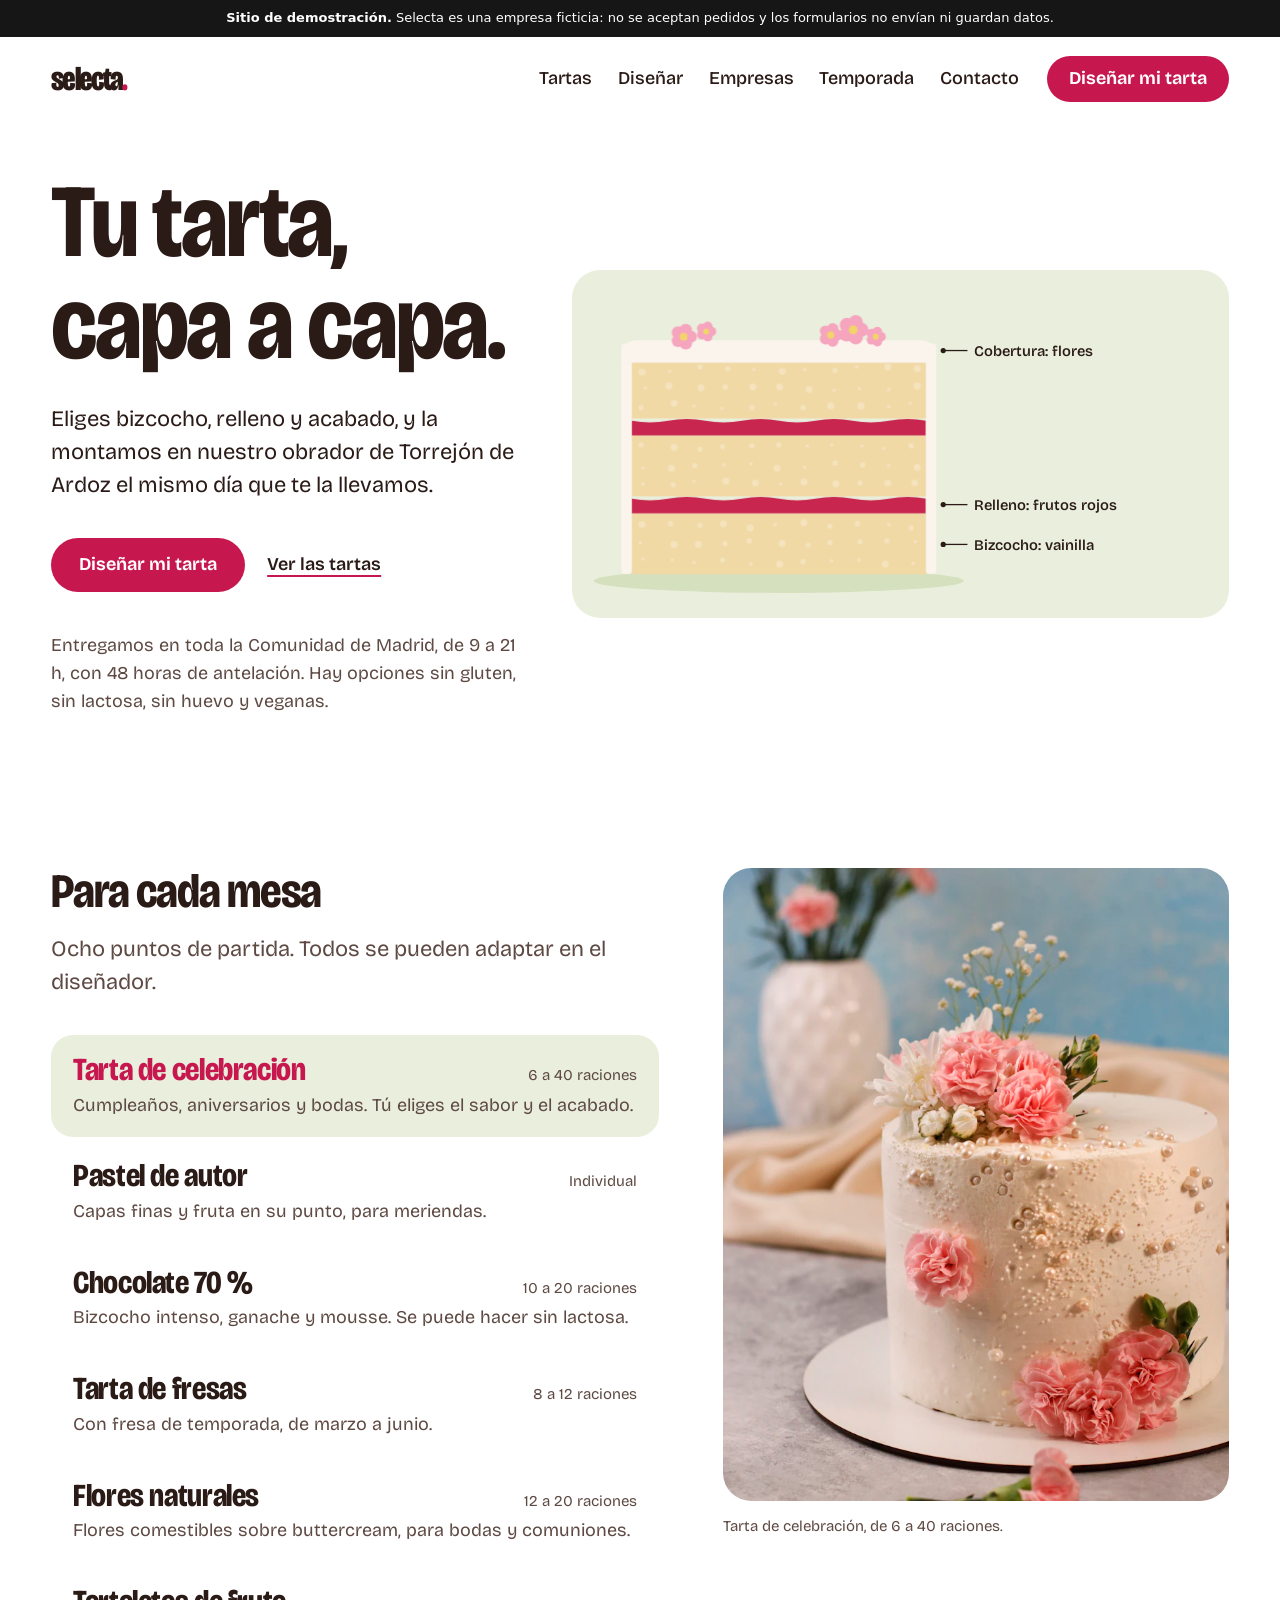
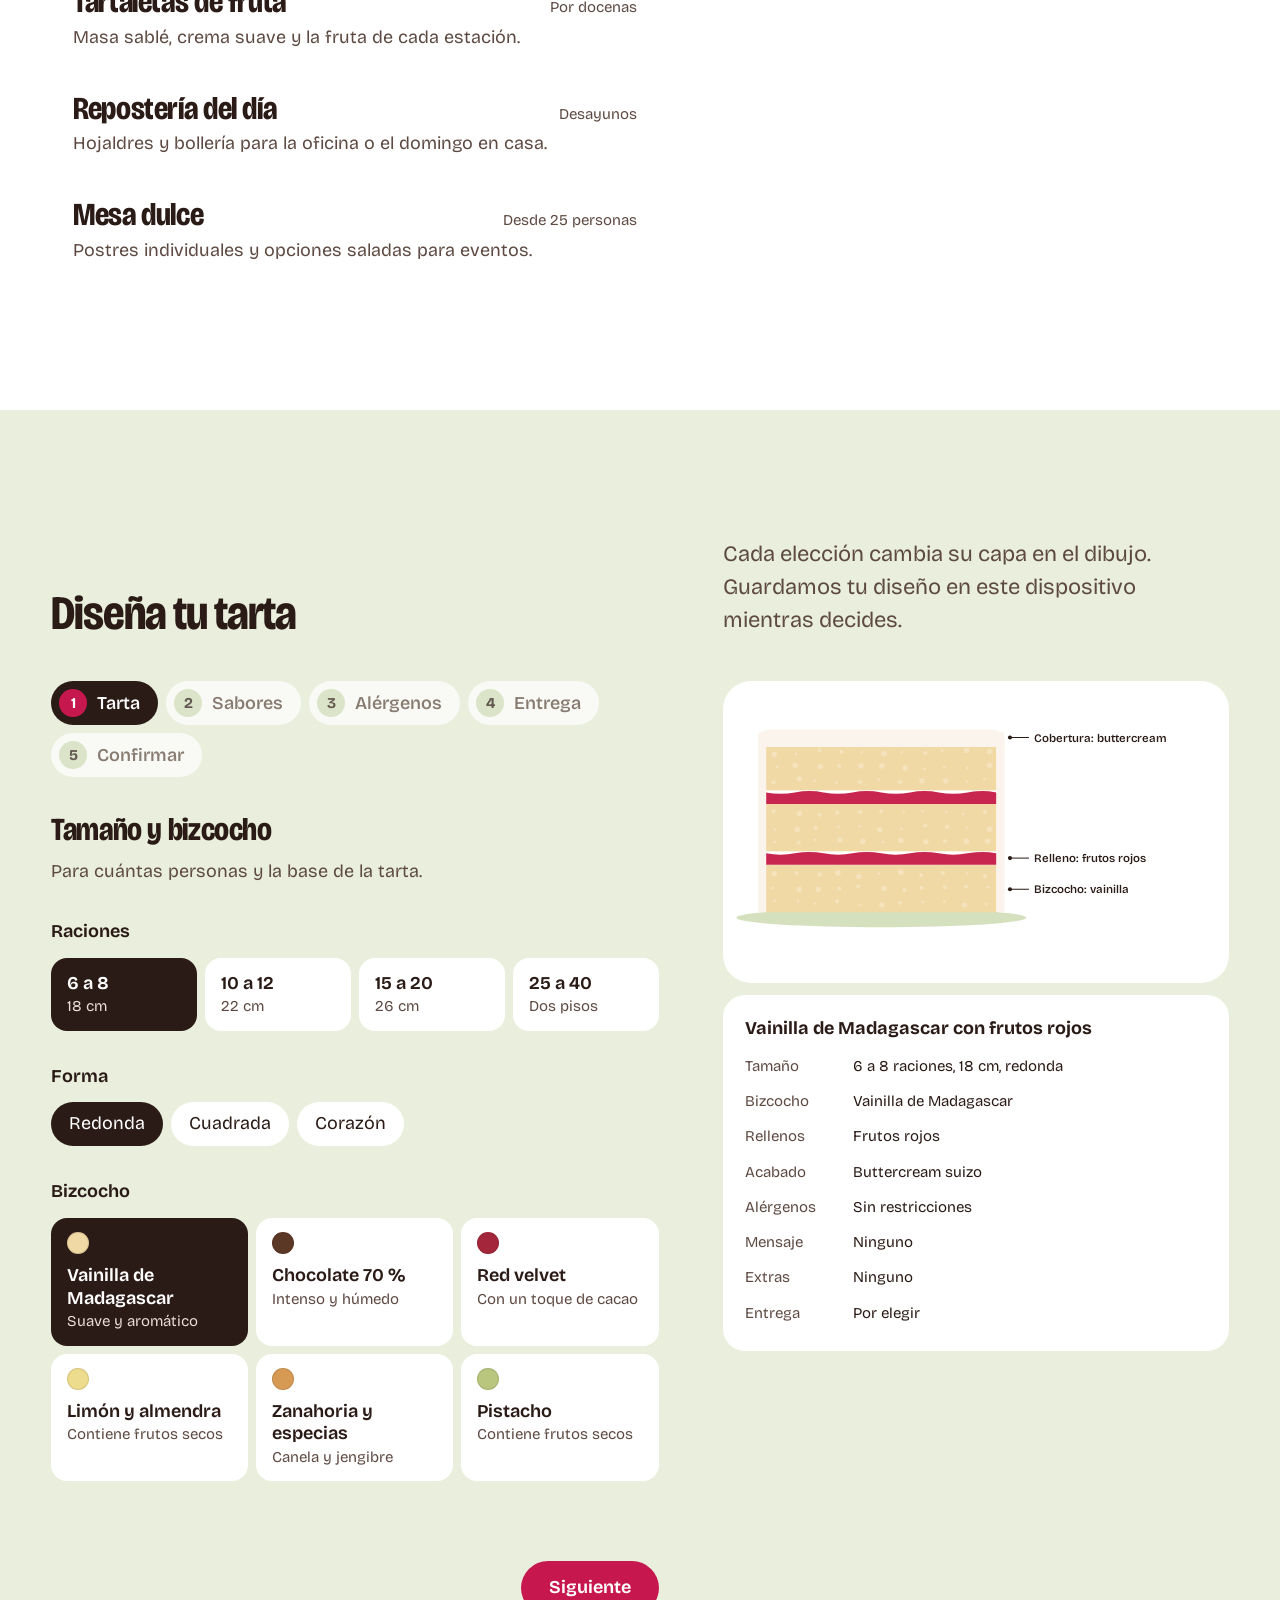
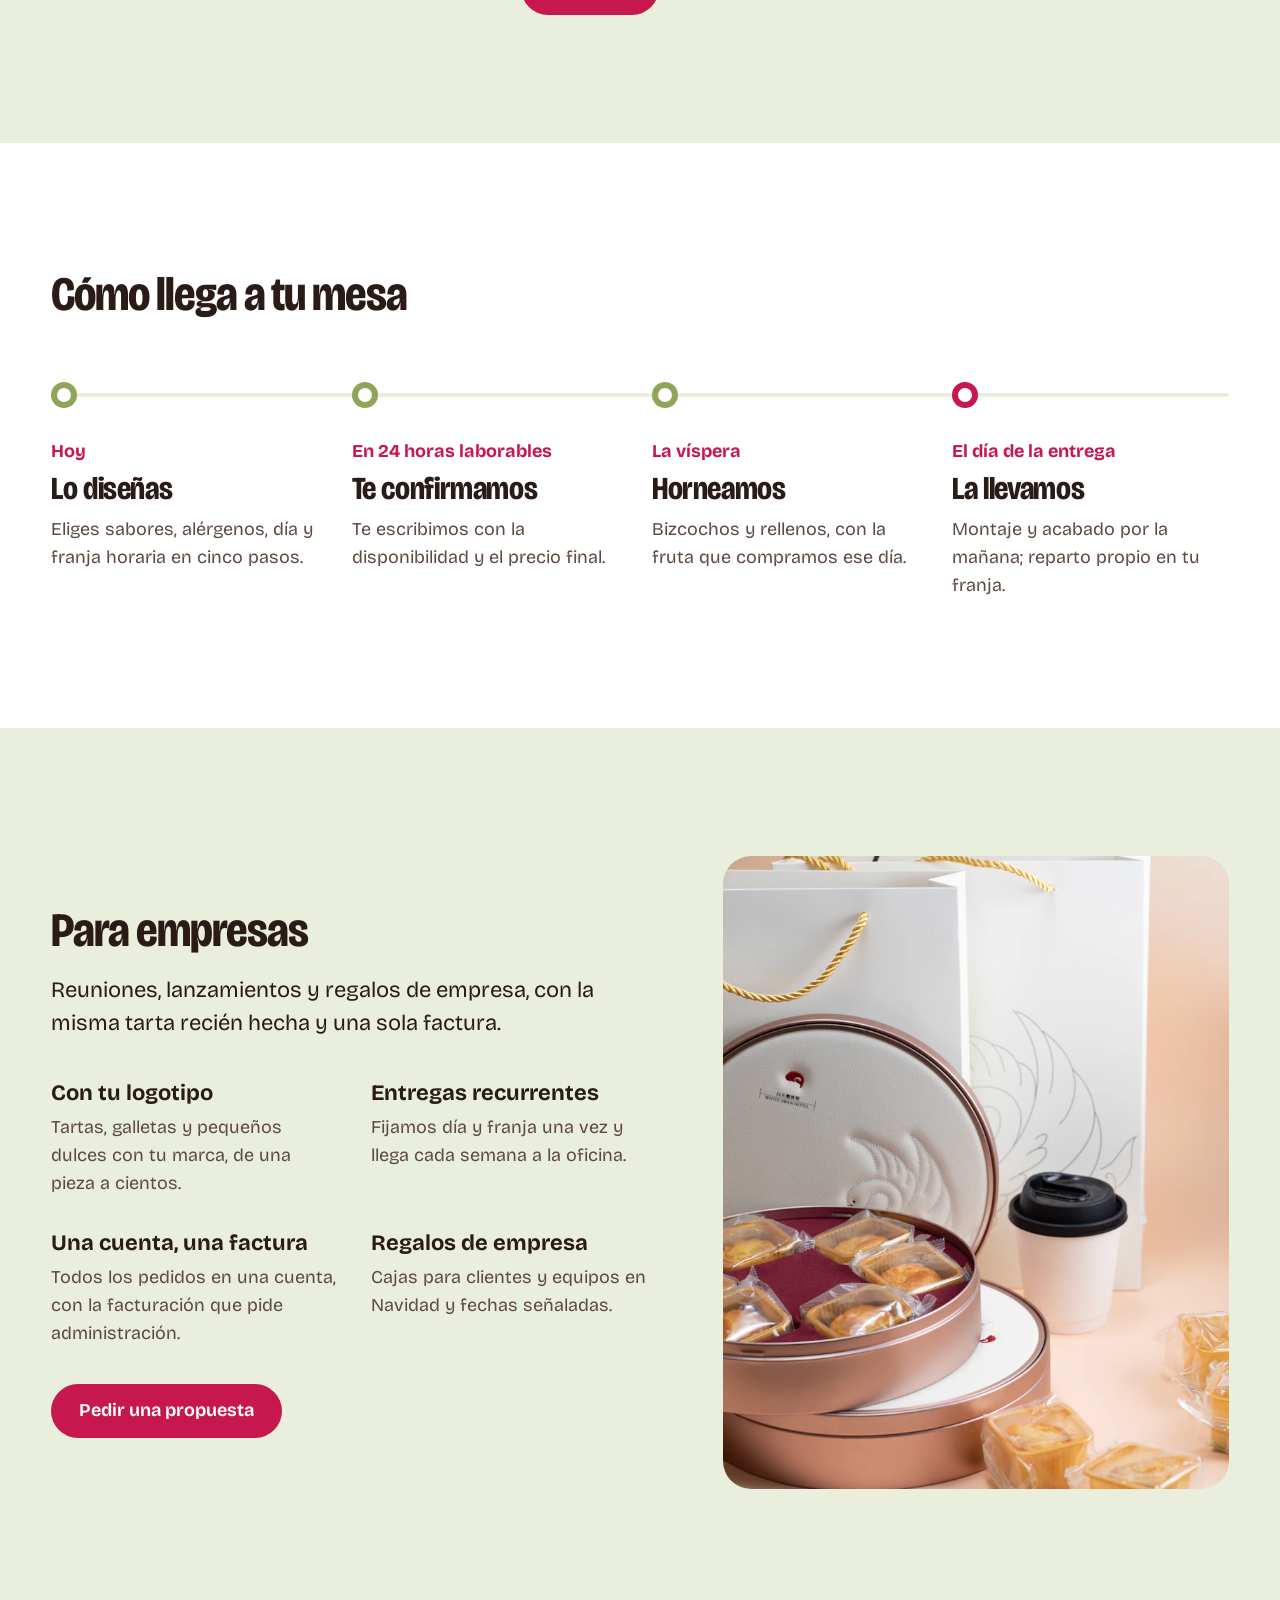
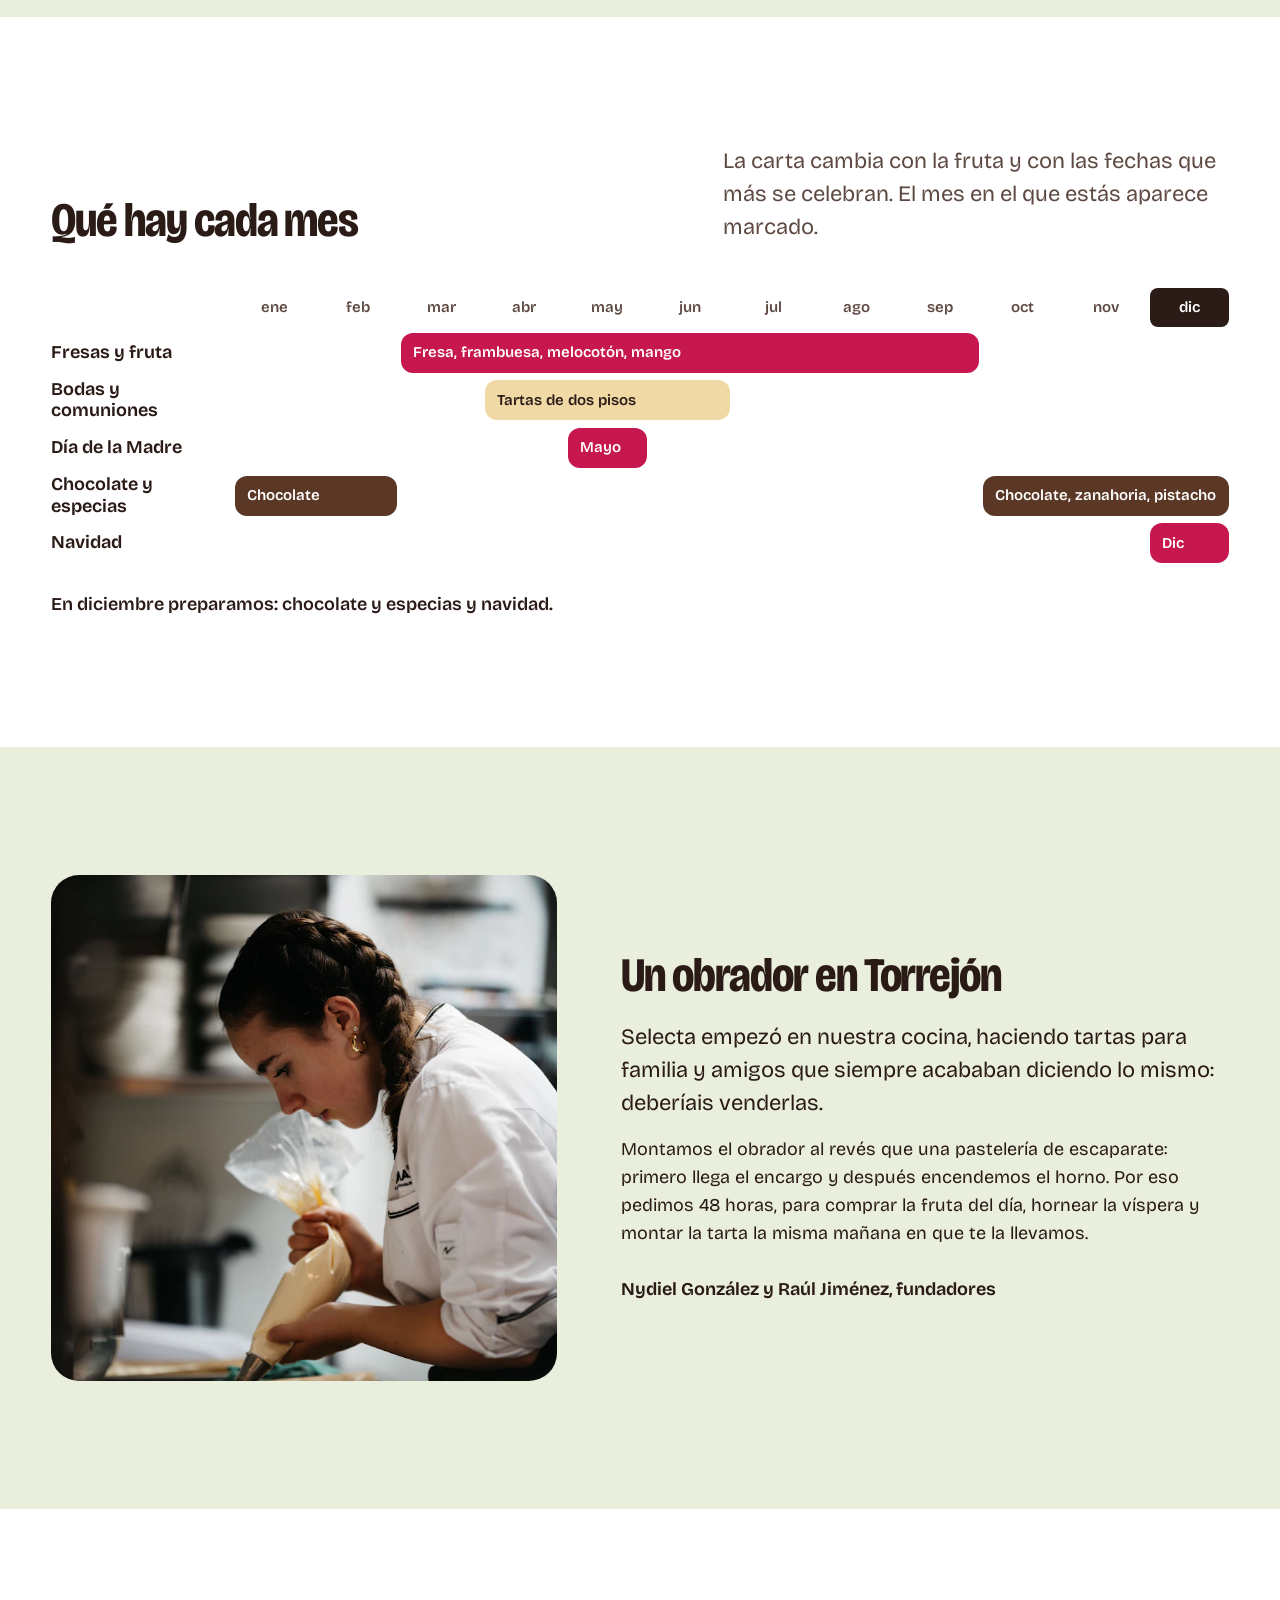
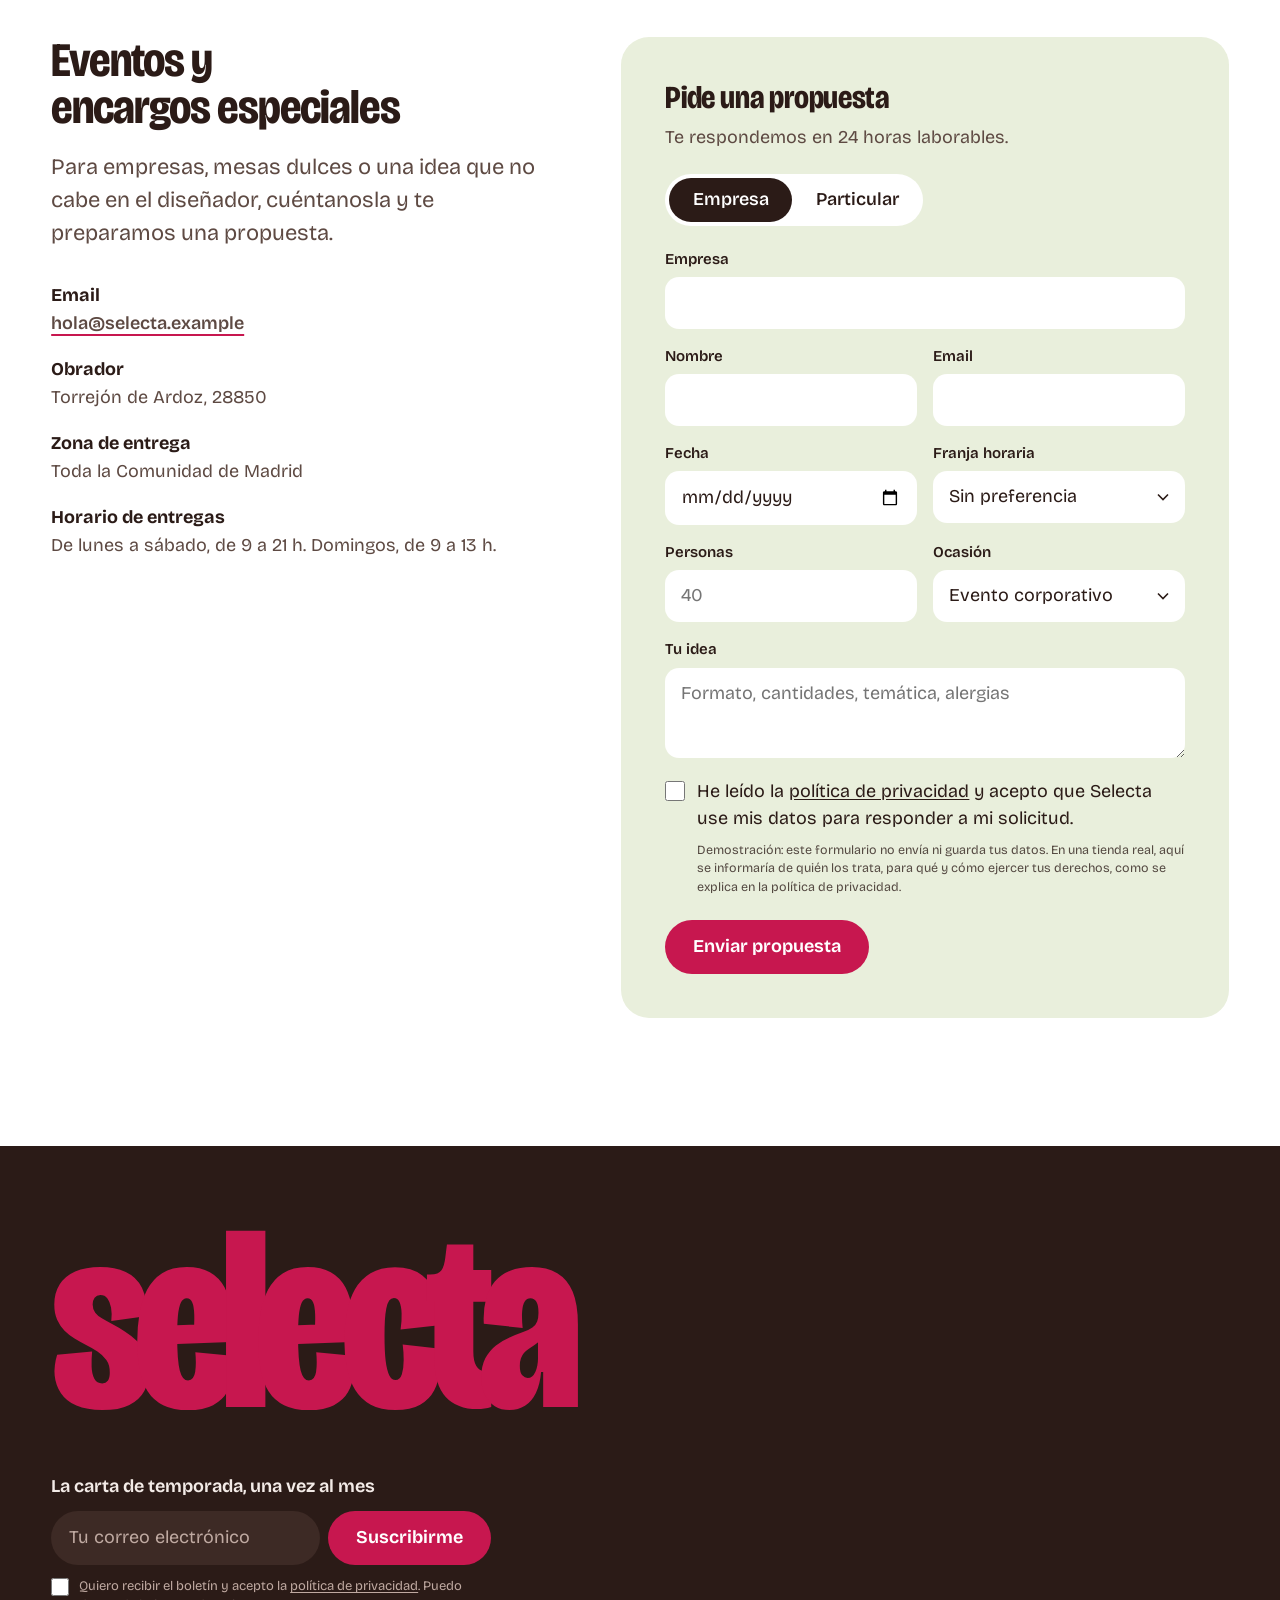
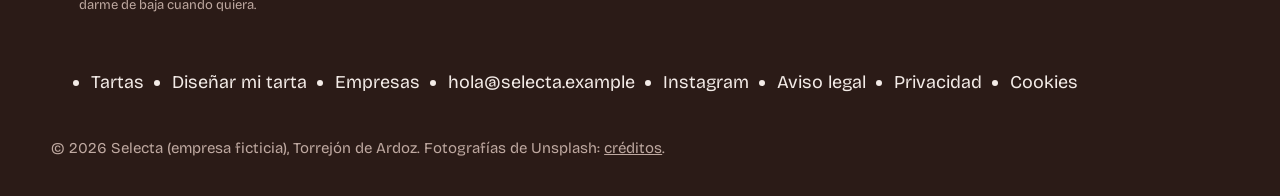
<file: version-3-frontend-design/index.html>
<!doctype html>
<html lang="es">
<head>
  <meta charset="utf-8">
  <meta name="viewport" content="width=device-width, initial-scale=1">
  <meta name="robots" content="noindex, nofollow">
  <title>Selecta · Tartas por encargo, capa a capa</title>
  <meta name="description" content="Selecta, obrador de tartas por encargo en Torrejón de Ardoz. Elige bizcocho, relleno y acabado, indica alérgenos y la franja de entrega en la Comunidad de Madrid.">
  <meta name="theme-color" content="#ffffff">
  <link rel="icon" href="data:image/svg+xml,%3Csvg xmlns='http://www.w3.org/2000/svg' viewBox='0 0 64 64'%3E%3Crect width='64' height='64' rx='18' fill='%23C7174F'/%3E%3Crect x='14' y='38' width='36' height='12' fill='%23F1D9A6'/%3E%3Crect x='14' y='32' width='36' height='6' fill='%23ffffff'/%3E%3Crect x='14' y='20' width='36' height='12' fill='%23F1D9A6'/%3E%3C/svg%3E">
  <script>document.documentElement.classList.add('js');</script>
  <link rel="stylesheet" href="fonts/fonts.css">

  <style>
    /* Paleta tomada de la pastelería: merengue, cacao, frambuesa y pistacho */
    :root {
      --merengue: #ffffff;
      --cacao: #2b1b17;
      --cacao-soft: #5e4a43;
      --frambuesa: #c7174f;
      --frambuesa-deep: #a10f3e;
      --pistacho: #8fa65a;
      --pistacho-claro: #e9efdc;
      --pistacho-medio: #d5e0bf;
      --bizcocho: #f1d9a6;

      --font: "Bricolage Grotesque", "Segoe UI", system-ui, sans-serif;
      /* Escala clásica: 15 · 18 · 22 · 32 · 48 · 96 */
      --t-small: 0.9375rem;
      --t-body: 1.125rem;
      --t-lead: clamp(1.1875rem, 1rem + 0.5vw, 1.375rem);
      --t-sub: clamp(1.5rem, 1.1rem + 1.2vw, 2rem);
      --t-title: clamp(2.25rem, 1.4rem + 2.6vw, 3rem);
      --t-display: clamp(3.25rem, 1.2rem + 6.6vw, 6.5rem);

      --margin: clamp(20px, 4vw, 64px);
      --r-media: 28px;
      --r-panel: 22px;
      --r-tag: 8px;
      --ease: cubic-bezier(0.22, 1, 0.36, 1);
    }

    *, *::before, *::after { box-sizing: border-box; }
    html { -webkit-text-size-adjust: 100%; scroll-behavior: smooth; }
    body { margin: 0; background: var(--merengue); color: var(--cacao); font-family: var(--font); font-size: var(--t-body); line-height: 1.55; font-variation-settings: "wdth" 100; -webkit-font-smoothing: antialiased; overflow-x: hidden; }
    img { display: block; max-width: 100%; height: auto; }
    a { color: inherit; }
    button, input, select, textarea { font: inherit; color: inherit; }
    h1, h2, h3, h4, p, ul, ol, dl, dd, figure { margin: 0; }
    ul[class], ol[class] { list-style: none; padding: 0; }
    :focus-visible { outline: 3px solid var(--frambuesa); outline-offset: 3px; }
    ::selection { background: var(--frambuesa); color: #fff; }
    .sr-only { position: absolute; width: 1px; height: 1px; overflow: hidden; clip: rect(0 0 0 0); white-space: nowrap; }

    /* Los títulos: minúsculas, gruesos y estrechos, como el rótulo de una caja de pastelería */
    h1, h2, h3 { font-weight: 720; font-variation-settings: "wdth" 86, "opsz" 96; letter-spacing: -0.022em; line-height: 0.98; text-wrap: balance; }
    h1 { font-size: var(--t-display); }
    h2 { font-size: var(--t-title); }
    h3 { font-size: var(--t-sub); letter-spacing: -0.012em; line-height: 1.08; }
    .lead { font-size: var(--t-lead); line-height: 1.5; max-width: 34em; }
    .small { font-size: var(--t-small); }
    .soft { color: var(--cacao-soft); }
    .wrap { max-width: 1360px; margin: 0 auto; padding: 0 var(--margin); }
    .section { padding: clamp(80px, 10vw, 140px) 0; }
    .field-bg { background: var(--pistacho-claro); }

    .btn {
      display: inline-flex; align-items: center; justify-content: center; min-height: 54px; padding: 0 28px;
      border: 0; border-radius: 999px; background: var(--frambuesa); color: #fff; cursor: pointer;
      font-weight: 650; font-size: var(--t-body); text-decoration: none; white-space: nowrap;
      transition: background-color 180ms ease, transform 140ms var(--ease);
    }
    .btn:active { transform: scale(0.97); }
    .btn-quiet { background: transparent; color: var(--cacao); box-shadow: inset 0 0 0 2px var(--cacao); }
    .btn[hidden] { display: none; }
    .link { font-weight: 600; text-decoration: underline; text-decoration-thickness: 2px; text-underline-offset: 5px; text-decoration-color: var(--frambuesa); }
    @media (hover: hover) and (pointer: fine) {
      .btn:hover { background: var(--frambuesa-deep); }
      .btn-quiet:hover { background: var(--cacao); color: #fff; }
      .link:hover { color: var(--frambuesa); }
    }

    /* ---------- Cabecera ---------- */
    .bar { display: flex; align-items: center; gap: 28px; min-height: 84px; }
    .wordmark { font-weight: 800; font-variation-settings: "wdth" 75, "opsz" 96; font-size: 2.125rem; letter-spacing: -0.05em; text-decoration: none; line-height: 1; }
    .wordmark span { color: var(--frambuesa); }
    .bar nav { margin-left: auto; }
    .bar nav ul { display: flex; gap: clamp(16px, 2vw, 30px); list-style: none; margin: 0; padding: 0; }
    .bar nav a { text-decoration: none; font-weight: 520; }
    .bar nav a:hover { color: var(--frambuesa); }
    .bar .btn { min-height: 46px; padding: 0 22px; }
    .menu-btn { display: none; margin-left: auto; min-height: 44px; padding: 0 18px; border: 0; border-radius: 999px; background: var(--pistacho-claro); font-weight: 600; }
    .menu { display: none; }

    /* ---------- Portada: la tarta en corte ---------- */
    .hero { padding: clamp(24px, 4vw, 56px) 0 clamp(8px, 2vw, 24px); }
    .hero-grid { display: grid; grid-template-columns: minmax(0, 5fr) minmax(0, 7fr); gap: clamp(24px, 4vw, 64px); align-items: center; }
    .hero h1 { margin-bottom: 28px; }
    .hero .lead { margin-bottom: 36px; max-width: 26em; }
    .hero-actions { display: flex; flex-wrap: wrap; gap: 14px 22px; align-items: center; }
    .hero-note { margin-top: 40px; max-width: 30em; }
    .hero-art { position: relative; background: var(--pistacho-claro); border-radius: var(--r-media); padding: clamp(20px, 3vw, 40px) clamp(12px, 2vw, 28px) 18px; }

    .cake { display: block; width: 100%; height: auto; overflow: visible; }
    .cake .plate { fill: var(--pistacho-medio); }
    .cake .sponge { fill: var(--bizcocho); transition: fill 420ms var(--ease); }
    .cake .crumb circle { fill: #fff; opacity: 0.28; }
    .cake .fill { fill: var(--frambuesa); transition: fill 420ms var(--ease); }
    .cake .cover { fill: #fbf4ec; transition: fill 420ms var(--ease), opacity 300ms ease; }
    .cake .drip { fill: #3a2017; opacity: 0; transition: opacity 300ms ease; }
    .cake .t2-sponge { fill: var(--bizcocho); transition: fill 420ms var(--ease); }
    .cake .t2-fill { fill: var(--frambuesa); transition: fill 420ms var(--ease); }
    .cake .tier2 { opacity: 0; transition: opacity 360ms ease; }
    .cake .flower circle { fill: #f6a5bf; }
    .cake .flower .heart { fill: #f3d36b; }
    .cake .flowers { transition: opacity 300ms ease; }
    .cake .plaque { opacity: 0; transition: opacity 300ms ease; }
    .cake .plaque rect { fill: var(--cacao); }
    .cake .plaque text { fill: #fff; font: 600 14px var(--font); }
    .cake .label path { stroke: var(--cacao); stroke-width: 1.5; fill: none; }
    .cake .label circle { fill: var(--cacao); }
    .cake .label text { fill: var(--cacao); font: 560 17px var(--font); }
    .cake .t2-flowers { opacity: 0; }
    .cake.is-tall .tier2, .cake.has-msg .plaque, .cake.is-tall:not(.no-flowers) .t2-flowers { opacity: 1; }
    .cake .label.is-off { visibility: hidden; }
    .cake.no-flowers .flowers { opacity: 0; }
    .cake.is-naked #c-sideL, .cake.is-naked #c-sideR, .cake.is-naked #h-sideL, .cake.is-naked #h-sideR { opacity: 0; }
    .cake.is-ganache .drip { opacity: 1; }
    .legend { display: none; }
    .cake .changed { animation: settle 520ms var(--ease); transform-box: fill-box; transform-origin: center; }
    @keyframes settle { 0% { transform: scaleX(1.035) scaleY(1.12); } 100% { transform: none; } }

    /* El momento de carga: la tarta se monta capa a capa, una sola vez */
    @media (prefers-reduced-motion: no-preference) {
      .js .hero .cake .layer { opacity: 0; transform: translateY(-46px); animation: stack 620ms var(--ease) forwards; animation-delay: calc(180ms + var(--n) * 120ms); }
      .js .hero .cake .tier2 { animation-name: stack-t2; }
      .js .hero .cake .label { opacity: 0; animation: fade 500ms ease forwards 1300ms; }
    }
    @keyframes stack { to { opacity: 1; transform: none; } }
    @keyframes stack-t2 { to { opacity: 0; transform: none; } }
    @keyframes fade { to { opacity: 1; } }

    /* ---------- Las tartas: índice con vista previa ---------- */
    .index-grid { display: grid; grid-template-columns: minmax(0, 6fr) minmax(0, 5fr); gap: clamp(32px, 5vw, 80px); align-items: start; }
    .index-head { margin-bottom: 36px; }
    .index-head p { margin-top: 18px; }
    .cakes li + li { margin-top: 4px; }
    .cakes a {
      display: grid; grid-template-columns: 1fr auto; align-items: baseline; gap: 4px 24px; padding: 18px 22px; border-radius: var(--r-panel);
      text-decoration: none; transition: background-color 200ms ease;
    }
    .cakes h3 { font-size: var(--t-sub); }
    .cakes .meta { font-size: var(--t-small); color: var(--cacao-soft); text-align: right; }
    .cakes p { grid-column: 1 / -1; color: var(--cacao-soft); }
    .cakes a:hover, .cakes a:focus-visible, .cakes a.is-active { background: var(--pistacho-claro); }
    .cakes a.is-active h3 { color: var(--frambuesa); }
    .cakes .thumb { display: none; }
    .preview { position: sticky; top: 32px; }
    .preview figure { aspect-ratio: 4 / 5; border-radius: var(--r-media); overflow: hidden; background: var(--pistacho-claro); }
    .preview img { width: 100%; height: 100%; object-fit: cover; transition: opacity 260ms ease; }
    .preview img.is-swapping { opacity: 0.25; }
    
    /* ---------- Diseña tu tarta ---------- */
    .design-head { display: grid; grid-template-columns: minmax(0, 6fr) minmax(0, 5fr); gap: clamp(32px, 5vw, 80px); align-items: end; margin-bottom: 44px; }
    .design-grid { display: grid; grid-template-columns: minmax(0, 6fr) minmax(0, 5fr); gap: clamp(32px, 5vw, 80px); align-items: start; }
    .stepper { display: flex; flex-wrap: wrap; gap: 8px; counter-reset: paso; }
    .stepper[hidden] { display: none; }
    .stepper li { counter-increment: paso; }
    .stepper button {
      display: inline-flex; align-items: center; gap: 10px; min-height: 44px; padding: 0 18px 0 8px; border: 0; border-radius: 999px;
      background: var(--merengue); color: var(--cacao-soft); font-weight: 560; cursor: pointer; transition: background-color 180ms ease, color 180ms ease;
    }
    .stepper button::before { content: counter(paso); display: grid; place-items: center; width: 28px; height: 28px; border-radius: 50%; background: var(--pistacho-medio); color: var(--cacao); font-size: var(--t-small); font-weight: 700; }
    .stepper button.is-done { color: var(--cacao); }
    .stepper button.is-done::before { background: var(--pistacho); color: #fff; }
    .stepper button[aria-current="step"] { background: var(--cacao); color: #fff; }
    .stepper button[aria-current="step"]::before { background: var(--frambuesa); color: #fff; }
    .stepper button:disabled { cursor: default; opacity: .7; }

    .panel { border: 0; margin: 0; padding: 36px 0 0; min-width: 0; }
    .panel[hidden] { display: none; }
    .panel h3 { outline: none; }
    .panel > p { margin-top: 10px; color: var(--cacao-soft); }
    .group { margin-top: 32px; }
    .group-head { display: flex; justify-content: space-between; align-items: baseline; gap: 16px; margin-bottom: 12px; }
    .group-head h4 { font-size: var(--t-body); font-weight: 650; }
    .group-head small { font-size: var(--t-small); color: var(--cacao-soft); }

    .opts { display: grid; gap: 8px; grid-template-columns: repeat(var(--cols, 3), minmax(0, 1fr)); }
    .cols-4 { --cols: 4; }
    .opt { position: relative; display: block; }
    .opt input, .chip input, .day input { position: absolute; opacity: 0; pointer-events: none; }
    .opt-body { display: flex; flex-direction: column; gap: 2px; height: 100%; padding: 14px 16px; border-radius: 16px; background: var(--merengue); cursor: pointer; transition: background-color 180ms ease, color 180ms ease, opacity 180ms ease; }
    .opt-body strong { font-weight: 640; line-height: 1.25; }
    .opt-body span { font-size: var(--t-small); color: var(--cacao-soft); line-height: 1.35; }
    .swatch { width: 22px; height: 22px; border-radius: 50%; margin-bottom: 8px; box-shadow: inset 0 0 0 1px rgba(43, 27, 23, .12); }
    .opt input:checked + .opt-body { background: var(--cacao); color: #fff; }
    .opt input:checked + .opt-body span { color: #e8dcd6; }
    .opt input:disabled + .opt-body { opacity: .38; cursor: not-allowed; }
    .opt input:focus-visible + .opt-body, .chip input:focus-visible + span, .day input:focus-visible + span { outline: 3px solid var(--frambuesa); outline-offset: 2px; }
    @media (hover: hover) and (pointer: fine) { .opt:hover input:not(:checked):not(:disabled) + .opt-body { background: #f6f9f0; } }

    .chips { display: flex; flex-wrap: wrap; gap: 8px; }
    .chip { position: relative; }
    .chip span { display: inline-flex; align-items: center; min-height: 44px; padding: 0 18px; border-radius: 999px; background: var(--merengue); cursor: pointer; transition: background-color 180ms ease, color 180ms ease; }
    .chip input:checked + span { background: var(--cacao); color: #fff; }
    .chip input:disabled + span { opacity: .38; cursor: not-allowed; text-decoration: line-through; }

    .switches { display: grid; grid-template-columns: 1fr 1fr; gap: 8px; }
    .switch { display: flex; align-items: center; justify-content: space-between; gap: 14px; padding: 12px 16px; border-radius: 16px; background: var(--merengue); cursor: pointer; }
    .switch strong { display: block; font-weight: 620; line-height: 1.3; }
    .switch small { display: block; font-size: var(--t-small); color: var(--cacao-soft); line-height: 1.3; }
    .switch input { -webkit-appearance: none; appearance: none; flex: none; margin: 0; width: 46px; height: 28px; border-radius: 999px; background: var(--pistacho-medio); position: relative; cursor: pointer; transition: background-color 180ms ease; }
    .switch input::after { content: ""; position: absolute; top: 4px; left: 4px; width: 20px; height: 20px; border-radius: 50%; background: #fff; transition: transform 220ms var(--ease); }
    .switch input:checked { background: var(--frambuesa); }
    .switch input:checked::after { transform: translateX(18px); }
    .switch input:disabled { opacity: .6; cursor: not-allowed; }
    .conflict { margin-top: 14px; padding: 12px 16px; border-radius: var(--r-tag); background: #fbe3eb; color: var(--frambuesa-deep); font-weight: 560; }
    .conflict:empty { display: none; }
    .note { margin-top: 14px; color: var(--cacao-soft); font-size: var(--t-small); max-width: 46em; }

    .field { display: flex; flex-direction: column; gap: 6px; }
    .field label { font-size: var(--t-small); font-weight: 600; }
    .field input, .field select, .field textarea { width: 100%; min-height: 50px; padding: 12px 16px; border: 0; border-radius: 14px; background: var(--merengue); -webkit-appearance: none; appearance: none; transition: box-shadow 180ms ease; }
    .field textarea { min-height: 90px; resize: vertical; }
    .field select { background-image: url("data:image/svg+xml,%3Csvg xmlns='http://www.w3.org/2000/svg' viewBox='0 0 12 8' fill='none' stroke='%232b1b17' stroke-width='1.6'%3E%3Cpath d='M1 1.5l5 5 5-5'/%3E%3C/svg%3E"); background-repeat: no-repeat; background-position: right 16px center; background-size: 12px; padding-right: 40px; }
    .field input:focus, .field select:focus, .field textarea:focus { outline: none; box-shadow: inset 0 0 0 2px var(--cacao); }
    .field.has-error input { box-shadow: inset 0 0 0 2px var(--frambuesa); }
    .field-meta { display: flex; justify-content: space-between; gap: 12px; }
    .field-meta span { font-size: var(--t-small); color: var(--cacao-soft); }
    .fields { display: grid; grid-template-columns: 1fr 1fr; gap: 16px; }
    .fields[hidden] { display: none; }
    .full { grid-column: 1 / -1; }
    .cp-status { font-size: var(--t-small); min-height: 1.4em; }
    .cp-status.ok { color: #4f6a1f; }
    .cp-status.ko { color: var(--frambuesa-deep); }
    .check-line { display: flex; gap: 12px; align-items: flex-start; margin-top: 20px; cursor: pointer; }
    .check-line input { width: 20px; height: 20px; margin: 3px 0 0; accent-color: var(--frambuesa); flex: none; }

    .segmented { display: inline-grid; grid-template-columns: 1fr 1fr; gap: 4px; padding: 4px; border-radius: 999px; background: var(--merengue); }
    .segmented label { position: relative; }
    .segmented input { position: absolute; opacity: 0; }
    .segmented span { display: flex; align-items: center; justify-content: center; min-height: 44px; padding: 0 20px; border-radius: 999px; cursor: pointer; font-weight: 560; text-align: center; transition: background-color 180ms ease, color 180ms ease; }
    .segmented input:checked + span { background: var(--cacao); color: #fff; }
    .segmented input:focus-visible + span { outline: 3px solid var(--frambuesa); outline-offset: 2px; }

    .date-picker { display: flex; align-items: center; gap: 8px; }
    .date-strip { display: flex; gap: 6px; flex: 1; min-width: 0; overflow-x: auto; scroll-snap-type: x mandatory; scrollbar-width: none; padding: 4px 2px; }
    .date-strip::-webkit-scrollbar { display: none; }
    .day { position: relative; flex: none; scroll-snap-align: start; }
    .day span { display: flex; flex-direction: column; align-items: center; width: 66px; padding: 10px 0; border-radius: 16px; background: var(--merengue); cursor: pointer; transition: background-color 180ms ease, color 180ms ease; }
    .day small { font-size: var(--t-small); color: var(--cacao-soft); line-height: 1.3; }
    .day strong { font-size: var(--t-sub); font-weight: 720; font-variation-settings: "wdth" 80; line-height: 1.1; }
    .day input:checked + span { background: var(--cacao); color: #fff; }
    .day input:checked + span small { color: #e8dcd6; }
    .strip-btn { flex: none; width: 44px; height: 44px; display: grid; place-items: center; border: 0; border-radius: 50%; background: var(--merengue); cursor: pointer; }
    .strip-btn svg { width: 16px; height: 16px; }
    .date-label { margin-top: 10px; font-weight: 600; min-height: 1.55em; }
    .muted { width: 100%; margin-top: 8px; color: var(--cacao-soft); font-size: var(--t-small); }
    .pickup-info { padding: 16px 18px; border-radius: 16px; background: var(--merengue); }
    .pickup-info[hidden] { display: none; }

    .config-nav { display: flex; align-items: center; gap: 12px; margin-top: 36px; }
    .config-nav .btn-next { margin-left: auto; }
    .config-error { margin-top: 16px; min-height: 1.55em; color: var(--frambuesa-deep); font-weight: 600; }

    .live { position: sticky; top: 24px; }
    .live-art { background: var(--merengue); border-radius: var(--r-media); padding: 24px 16px 10px; }
    .live-tags { display: flex; flex-wrap: wrap; gap: 6px; min-height: 30px; margin-top: 10px; padding: 0 8px 10px; }
    .live-tags span { padding: 4px 10px; border-radius: var(--r-tag); background: #fbe3eb; color: var(--frambuesa-deep); font-size: var(--t-small); font-weight: 600; }
    .summary { margin-top: 12px; background: var(--merengue); border-radius: var(--r-panel); padding: 20px 22px; }
    .summary h4 { font-size: var(--t-body); font-weight: 700; margin-bottom: 6px; }
    .sum-list div { display: grid; grid-template-columns: 96px 1fr; gap: 12px; padding: 6px 0; font-size: var(--t-small); }
    .sum-list dt { color: var(--cacao-soft); }
    .review { margin-top: 28px; background: var(--merengue); border-radius: var(--r-panel); padding: 20px 22px; }
    .review h4 { font-weight: 700; margin-bottom: 6px; }
    .config-success { background: var(--merengue); border-radius: var(--r-media); padding: 36px 32px; }
    .config-success[hidden] { display: none; }
    .config-success p { margin-top: 12px; max-width: 34em; }
    .config-success .ref { display: inline-block; margin: 18px 0; padding: 6px 12px; border-radius: var(--r-tag); background: var(--pistacho-claro); font-weight: 700; }
    .config-success .actions { display: flex; flex-wrap: wrap; gap: 14px; align-items: center; margin-top: 20px; }

    /* ---------- Cómo llega: es una secuencia real ---------- */
    .timeline { display: grid; grid-template-columns: repeat(4, 1fr); gap: 0 24px; margin-top: 56px; counter-reset: dia; position: relative; }
    .timeline::before { content: ""; position: absolute; left: 0; right: 0; top: 19px; height: 4px; border-radius: 4px; background: var(--pistacho-claro); }
    .timeline li { position: relative; padding-top: 64px; }
    .timeline li::before { content: ""; position: absolute; top: 8px; left: 0; width: 26px; height: 26px; border-radius: 50%; background: var(--merengue); box-shadow: inset 0 0 0 6px var(--pistacho); }
    .timeline li:last-child::before { box-shadow: inset 0 0 0 6px var(--frambuesa); }
    .timeline .when { font-weight: 700; color: var(--frambuesa); }
    .timeline h3 { margin: 6px 0 10px; }
    .timeline p { color: var(--cacao-soft); max-width: 22em; }

    /* ---------- Empresas ---------- */
    .biz { display: grid; grid-template-columns: minmax(0, 6fr) minmax(0, 5fr); gap: clamp(32px, 5vw, 80px); align-items: center; }
    .biz h2 { margin-bottom: 20px; }
    .biz dl { margin: 36px 0 36px; display: grid; grid-template-columns: 1fr 1fr; gap: 28px 32px; }
    .biz dt { font-weight: 700; font-size: var(--t-lead); margin-bottom: 4px; }
    .biz dd { color: var(--cacao-soft); }
    .biz figure { aspect-ratio: 4 / 5; border-radius: var(--r-media); overflow: hidden; background: var(--pistacho-claro); }
    .biz img { width: 100%; height: 100%; object-fit: cover; }

    /* ---------- Temporada: los doce meses ---------- */
    .season-head { display: grid; grid-template-columns: minmax(0, 6fr) minmax(0, 5fr); gap: clamp(32px, 5vw, 80px); align-items: end; margin-bottom: 44px; }
    .year { display: grid; grid-template-columns: 180px repeat(12, minmax(0, 1fr)); gap: 6px 4px; align-items: center; }
    .year .m { text-align: center; font-size: var(--t-small); font-weight: 600; color: var(--cacao-soft); padding: 8px 0; border-radius: var(--r-tag); }
    .year .m.now { background: var(--cacao); color: #fff; }
    .year .row-name { font-weight: 640; padding-right: 12px; line-height: 1.2; }
    .year .bar-seg { height: 40px; border-radius: 12px; background: var(--pistacho-medio); display: flex; align-items: center; padding: 0 12px; font-size: var(--t-small); font-weight: 600; overflow: hidden; white-space: nowrap; }
    .year .bar-seg.hot { background: var(--frambuesa); color: #fff; }
    .year .bar-seg.cool { background: var(--bizcocho); }
    .year .bar-seg.choc { background: #5b3726; color: #fff; }
    .season-now { margin-top: 28px; font-weight: 600; }

    /* ---------- Nosotros ---------- */
    .story { display: grid; grid-template-columns: minmax(0, 5fr) minmax(0, 6fr); gap: clamp(32px, 5vw, 80px); align-items: center; }
    .story figure { aspect-ratio: 1; border-radius: var(--r-media); overflow: hidden; background: var(--pistacho-claro); }
    .story img { width: 100%; height: 100%; object-fit: cover; }
    .story h2 { margin-bottom: 22px; }
    .story p + p { margin-top: 16px; }
    .story .names { margin-top: 28px; font-weight: 650; }

    /* ---------- Contacto ---------- */
    .contact-grid { display: grid; grid-template-columns: minmax(0, 5fr) minmax(0, 6fr); gap: clamp(32px, 5vw, 80px); align-items: start; }
    .contact-grid h2 { margin-bottom: 20px; }
    .contact-facts { margin-top: 32px; display: grid; gap: 18px; }
    .contact-facts dt { font-weight: 700; }
    .contact-facts dd { color: var(--cacao-soft); }
    .form-card { background: var(--pistacho-claro); border-radius: var(--r-media); padding: clamp(24px, 3.5vw, 44px); }
    .form-card h3 { margin-bottom: 8px; }
    .form-card form > p { color: var(--cacao-soft); margin-bottom: 22px; }
    .form-card .segmented { margin-bottom: 22px; }
    .form-card .btn { margin-top: 26px; }
    .form-ok[hidden] { display: none; }
    .form-ok p { margin: 10px 0 22px; }

    /* ---------- Pie ---------- */
    .footer { padding: 72px 0 36px; background: var(--cacao); color: #f3ebe7; }
    .footer-big { font-weight: 800; font-variation-settings: "wdth" 75, "opsz" 96; font-size: clamp(5rem, 1rem + 19vw, 18rem); letter-spacing: -0.06em; line-height: .8; color: var(--frambuesa); }
    .footer-row { display: flex; flex-wrap: wrap; justify-content: space-between; gap: 24px 48px; margin-top: 48px; }
    .footer-row ul { display: flex; flex-wrap: wrap; gap: 10px 28px; }
    .footer-row a { text-decoration: none; }
    .footer-row a:hover { text-decoration: underline; }
    .news { max-width: 440px; width: 100%; }
    .news-row { display: flex; gap: 8px; }
    .news-row input { flex: 1; min-width: 0; min-height: 50px; padding: 0 18px; border: 0; border-radius: 999px; background: #3d2a25; color: #fff; }
    .news-row input::placeholder { color: #bfa9a1; }
    .news-msg { min-height: 1.5em; margin-top: 8px; font-size: var(--t-small); }
    .credits { margin-top: 40px; font-size: var(--t-small); color: #bfa9a1; max-width: 70em; }

    /* ---------- Responsive ---------- */
    @media (max-width: 1080px) {
      .bar nav ul { gap: 16px; }
      .opts { --cols: 2; }
      .opts.cols-4 { --cols: 4; }
      .switches { grid-template-columns: 1fr; }
      .year { grid-template-columns: 130px repeat(12, minmax(0, 1fr)); }
      .year .bar-seg { font-size: 0; padding: 0; }
    }
    @media (max-width: 900px) {
      .bar nav, .bar > .btn { display: none; }
      .menu-btn { display: block; }
      .menu.is-open { display: grid; gap: 4px; padding: 0 0 20px; }
      .menu a { padding: 10px 0; font-size: var(--t-sub); font-weight: 700; font-variation-settings: "wdth" 80; text-decoration: none; }
      .hero-grid, .index-grid, .design-head, .design-grid, .biz, .season-head, .story, .contact-grid { grid-template-columns: minmax(0, 1fr); }
      .hero-art { order: -1; }
      .preview { display: none; }
      .cakes a { grid-template-columns: 72px 1fr; padding: 12px; }
      .cakes .thumb { display: block; grid-row: 1 / span 3; width: 72px; height: 72px; border-radius: 14px; overflow: hidden; align-self: start; }
      .cakes .thumb img { width: 100%; height: 100%; object-fit: cover; }
      .cakes .meta { text-align: left; }
      .live { position: static; order: -1; }
      .live .summary { display: none; }
      .timeline { grid-template-columns: 1fr; gap: 28px; }
      .timeline::before { left: 11px; right: auto; top: 0; bottom: 0; width: 4px; height: auto; }
      .timeline li { padding: 0 0 0 48px; }
      .timeline li::before { top: 2px; }
      .biz figure { aspect-ratio: 4 / 3; }
      .story figure { aspect-ratio: 4 / 3; }
    }
    @media (max-width: 640px) {
      .opts, .opts.cols-4 { --cols: 2; }
      .fields { grid-template-columns: 1fr; }
      .strip-btn { display: none; }
      .config-nav .btn { flex: 1; padding: 0 14px; }
      .biz dl { grid-template-columns: 1fr; }
      .year { grid-template-columns: 92px repeat(12, minmax(0, 1fr)); gap: 6px 2px; }
      .year .m { font-size: 0; padding: 6px 0; }
      .year .m::after { content: attr(data-i); font-size: var(--t-small); }
      .year .row-name { font-size: var(--t-small); }
      .year .bar-seg { height: 32px; border-radius: 8px; }
      .hero-actions .btn { flex: 1 1 100%; }
      .cake .label { display: none; }
      .legend { display: grid; gap: 4px; margin: 12px 4px 0; font-size: var(--t-small); }
      .legend li { display: flex; gap: 10px; align-items: center; }
      .legend i { flex: none; width: 14px; height: 14px; border-radius: 4px; box-shadow: inset 0 0 0 1px rgba(43, 27, 23, .15); }
      .news-row { flex-direction: column; }
      .news .btn { width: 100%; }
    }
    @media (prefers-reduced-motion: reduce) {
      *, *::before, *::after { animation: none !important; transition-duration: .01ms !important; }
      html { scroll-behavior: auto; }
    }
  
    /* Cumplimiento: consentimiento y enlaces legales */
    .consent { margin-top: 20px; }
    .consent .check-line { margin-top: 0; }
    .consent-note { margin: 8px 0 0 32px; font-size: 12.5px; line-height: 1.45; opacity: .78; max-width: 46em; }
    .check-line a, .news-consent a { color: inherit; text-decoration: underline; text-underline-offset: 2px; }
    .news-consent { display: flex; gap: 10px; align-items: flex-start; margin-top: 12px; font-size: 13px; line-height: 1.45; cursor: pointer; text-align: left; }
    .news-consent input { width: 18px; height: 18px; margin: 1px 0 0; flex: none; accent-color: currentColor; }
    .consent.has-error .check-line { color: var(--frambuesa); font-weight: 600; }
    .news-consent { max-width: 440px; color: #bfa9a1; }
  
    /* Modo demostración */
    .demo-banner { position: relative; z-index: 60; background: #161616; color: #fff; padding: 9px 16px; text-align: center;
      font: 400 13px/1.45 system-ui, -apple-system, "Segoe UI", sans-serif; }
    .demo-banner strong { font-weight: 600; }
  </style>
</head>
<body>
  <div class="demo-banner" role="note"><strong>Sitio de demostración.</strong> Selecta es una empresa ficticia: no se aceptan pedidos y los formularios no envían ni guardan datos.</div>
  <header class="wrap">
    <div class="bar">
      <a class="wordmark" href="#top" id="top">selecta<span>.</span></a>
      <nav aria-label="Principal">
        <ul>
          <li><a href="#tartas">Tartas</a></li>
          <li><a href="#disena">Diseñar</a></li>
          <li><a href="#empresas">Empresas</a></li>
          <li><a href="#temporada">Temporada</a></li>
          <li><a href="#contacto">Contacto</a></li>
        </ul>
      </nav>
      <a class="btn" href="#disena">Diseñar mi tarta</a>
      <button class="menu-btn" type="button" aria-expanded="false" aria-controls="menu">Menú</button>
    </div>
    <nav class="menu" id="menu" aria-label="Menú móvil">
      <a href="#tartas">Tartas</a>
      <a href="#disena">Diseñar mi tarta</a>
      <a href="#empresas">Empresas</a>
      <a href="#temporada">Temporada</a>
      <a href="#contacto">Contacto</a>
    </nav>
  </header>

  <main>
    <!-- Portada: la tarta en corte es lo memorable de la página -->
    <section class="hero">
      <div class="wrap hero-grid">
        <div>
          <h1>Tu tarta, capa a capa.</h1>
          <p class="lead">Eliges bizcocho, relleno y acabado, y la montamos en nuestro obrador de Torrejón de Ardoz el mismo día que te la llevamos.</p>
          <div class="hero-actions">
            <a class="btn" href="#disena">Diseñar mi tarta</a>
            <a class="link" href="#tartas">Ver las tartas</a>
          </div>
          <p class="hero-note soft">Entregamos en toda la Comunidad de Madrid, de 9 a 21 h, con 48 horas de antelación. Hay opciones sin gluten, sin lactosa, sin huevo y veganas.</p>
        </div>
        <div class="hero-art">
          <svg class="cake" id="h-cake" viewBox="30 64 700 336" role="img" aria-labelledby="h-cake-title"><title id="h-cake-title">Corte de la tarta</title><ellipse class="plate" cx="240" cy="378" rx="214" ry="14"/><g class="layer" style="--n:0"><rect id="h-s1" class="sponge" x="70" y="300" width="340" height="70"/><g class="crumb"><circle cx="82" cy="313" r="4"/><circle cx="115" cy="312" r="3"/><circle cx="149" cy="314" r="3"/><circle cx="176" cy="312" r="4"/><circle cx="207" cy="317" r="4"/><circle cx="236" cy="313" r="2"/><circle cx="269" cy="311" r="4"/><circle cx="299" cy="315" r="3"/><circle cx="331" cy="312" r="3"/><circle cx="367" cy="313" r="2"/><circle cx="393" cy="317" r="3"/><circle cx="80" cy="334" r="2"/><circle cx="119" cy="336" r="4"/><circle cx="147" cy="336" r="4"/><circle cx="178" cy="335" r="3"/><circle cx="206" cy="332" r="3"/><circle cx="244" cy="335" r="4"/><circle cx="274" cy="337" r="3"/><circle cx="299" cy="334" r="3"/><circle cx="334" cy="333" r="3"/><circle cx="365" cy="332" r="3"/><circle cx="398" cy="333" r="2"/><circle cx="83" cy="353" r="2"/><circle cx="117" cy="354" r="2"/><circle cx="142" cy="357" r="2"/><circle cx="175" cy="354" r="3"/><circle cx="208" cy="359" r="2"/><circle cx="241" cy="359" r="4"/><circle cx="268" cy="356" r="3"/><circle cx="301" cy="355" r="2"/><circle cx="333" cy="354" r="2"/><circle cx="363" cy="359" r="4"/><circle cx="395" cy="358" r="2"/></g></g><g class="layer" style="--n:1"><path id="h-f1" class="fill" d="M70 283 Q91.2 287 112.5 283 Q133.8 279 155.0 283 Q176.2 287 197.5 283 Q218.8 279 240.0 283 Q261.2 287 282.5 283 Q303.8 279 325.0 283 Q346.2 287 367.5 283 Q388.8 279 410.0 283 L410 300 L70 300 Z"/></g><g class="layer" style="--n:2"><rect id="h-s2" class="sponge" x="70" y="210" width="340" height="70"/><g class="crumb"><circle cx="81" cy="221" r="3"/><circle cx="119" cy="224" r="4"/><circle cx="149" cy="226" r="3"/><circle cx="175" cy="223" r="3"/><circle cx="209" cy="222" r="3"/><circle cx="240" cy="221" r="3"/><circle cx="273" cy="222" r="2"/><circle cx="301" cy="221" r="2"/><circle cx="336" cy="222" r="2"/><circle cx="361" cy="225" r="2"/><circle cx="393" cy="222" r="3"/><circle cx="83" cy="248" r="2"/><circle cx="116" cy="248" r="4"/><circle cx="143" cy="245" r="3"/><circle cx="177" cy="244" r="2"/><circle cx="208" cy="243" r="2"/><circle cx="238" cy="248" r="4"/><circle cx="270" cy="247" r="2"/><circle cx="305" cy="242" r="3"/><circle cx="337" cy="244" r="3"/><circle cx="367" cy="245" r="2"/><circle cx="400" cy="247" r="4"/><circle cx="83" cy="266" r="2"/><circle cx="118" cy="267" r="3"/><circle cx="142" cy="263" r="2"/><circle cx="179" cy="263" r="4"/><circle cx="213" cy="265" r="4"/><circle cx="242" cy="266" r="2"/><circle cx="269" cy="264" r="4"/><circle cx="306" cy="266" r="4"/><circle cx="334" cy="265" r="3"/><circle cx="366" cy="265" r="4"/><circle cx="397" cy="265" r="4"/></g></g><g class="layer" style="--n:3"><path id="h-f2" class="fill" d="M70 193 Q91.2 197 112.5 193 Q133.8 189 155.0 193 Q176.2 197 197.5 193 Q218.8 189 240.0 193 Q261.2 197 282.5 193 Q303.8 189 325.0 193 Q346.2 197 367.5 193 Q388.8 189 410.0 193 L410 210 L70 210 Z"/></g><g class="layer" style="--n:4"><rect id="h-s3" class="sponge" x="70" y="120" width="340" height="70"/><g class="crumb"><circle cx="82" cy="137" r="4"/><circle cx="114" cy="136" r="2"/><circle cx="149" cy="131" r="3"/><circle cx="181" cy="133" r="3"/><circle cx="211" cy="134" r="2"/><circle cx="244" cy="136" r="4"/><circle cx="270" cy="134" r="2"/><circle cx="305" cy="135" r="3"/><circle cx="330" cy="131" r="2"/><circle cx="366" cy="131" r="4"/><circle cx="400" cy="133" r="4"/><circle cx="86" cy="155" r="2"/><circle cx="113" cy="153" r="4"/><circle cx="150" cy="155" r="4"/><circle cx="178" cy="154" r="3"/><circle cx="210" cy="154" r="4"/><circle cx="241" cy="154" r="4"/><circle cx="275" cy="157" r="4"/><circle cx="304" cy="158" r="2"/><circle cx="333" cy="156" r="2"/><circle cx="367" cy="157" r="2"/><circle cx="400" cy="153" r="4"/><circle cx="81" cy="178" r="3"/><circle cx="119" cy="173" r="4"/><circle cx="142" cy="176" r="2"/><circle cx="174" cy="179" r="2"/><circle cx="209" cy="178" r="3"/><circle cx="236" cy="174" r="2"/><circle cx="268" cy="178" r="3"/><circle cx="300" cy="176" r="4"/><circle cx="335" cy="176" r="4"/><circle cx="367" cy="177" r="2"/><circle cx="392" cy="173" r="2"/></g></g><g class="layer" style="--n:5"><rect id="h-sideL" class="cover" x="58" y="104" width="12" height="266" rx="4"/><rect id="h-sideR" class="cover" x="410" y="104" width="12" height="266" rx="4"/><path id="h-top" class="cover" d="M58 120 Q58 100 78 100 L402 100 Q422 100 422 120 L422 126 L58 126 Z"/><path id="h-drip" class="drip" d="M58 118 L58 158 Q64 168 70 158 L70 126 L110 126 L110 142 Q117 152 124 142 L124 126 L350 126 L350 150 Q358 162 366 150 L366 126 L410 126 L410 170 Q416 180 422 170 L422 118 Z"/></g><g id="h-tier2" class="tier2 layer" style="--n:6"><rect class="t2-sponge" x="150" y="40" width="180" height="60"/><rect class="t2-fill" x="150" y="66" width="180" height="10"/><path class="cover t2-top" d="M140 52 Q140 34 158 34 L322 34 Q340 34 340 52 L340 58 L140 58 Z"/><rect class="cover t2-side" x="140" y="40" width="10" height="60"/><rect class="cover t2-side" x="330" y="40" width="10" height="60"/></g><g id="h-flowers" class="flowers layer" style="--n:7"><g class="flower"><circle cx="138.1" cy="96.0" r="7.2"/><circle cx="132.5" cy="103.7" r="7.2"/><circle cx="123.5" cy="100.8" r="7.2"/><circle cx="123.5" cy="91.2" r="7.2"/><circle cx="132.5" cy="88.3" r="7.2"/><circle class="heart" cx="130" cy="96" r="4.5"/></g><g class="flower"><circle cx="162.2" cy="90.0" r="5.5"/><circle cx="157.9" cy="95.9" r="5.5"/><circle cx="151.0" cy="93.7" r="5.5"/><circle cx="151.0" cy="86.3" r="5.5"/><circle cx="157.9" cy="84.1" r="5.5"/><circle class="heart" cx="156" cy="90" r="3.5"/></g><g class="flower"><circle cx="307.4" cy="94.0" r="6.6"/><circle cx="302.3" cy="101.1" r="6.6"/><circle cx="294.0" cy="98.4" r="6.6"/><circle cx="294.0" cy="89.6" r="6.6"/><circle cx="302.3" cy="86.9" r="6.6"/><circle class="heart" cx="300" cy="94" r="4.2"/></g><g class="flower"><circle cx="335.3" cy="88.0" r="8.2"/><circle cx="328.9" cy="96.8" r="8.2"/><circle cx="318.5" cy="93.5" r="8.2"/><circle cx="318.5" cy="82.5" r="8.2"/><circle cx="328.9" cy="79.2" r="8.2"/><circle class="heart" cx="326" cy="88" r="5.2"/></g><g class="flower"><circle cx="358.2" cy="96.0" r="5.5"/><circle cx="353.9" cy="101.9" r="5.5"/><circle cx="347.0" cy="99.7" r="5.5"/><circle cx="347.0" cy="92.3" r="5.5"/><circle cx="353.9" cy="90.1" r="5.5"/><circle class="heart" cx="352" cy="96" r="3.5"/></g></g><g class="flowers t2-flowers"><g class="flower"><circle cx="229.4" cy="30.0" r="6.6"/><circle cx="224.3" cy="37.1" r="6.6"/><circle cx="216.0" cy="34.4" r="6.6"/><circle cx="216.0" cy="25.6" r="6.6"/><circle cx="224.3" cy="22.9" r="6.6"/><circle class="heart" cx="222" cy="30" r="4.2"/></g><g class="flower"><circle cx="251.6" cy="26.0" r="5.0"/><circle cx="247.7" cy="31.3" r="5.0"/><circle cx="241.5" cy="29.3" r="5.0"/><circle cx="241.5" cy="22.7" r="5.0"/><circle cx="247.7" cy="20.7" r="5.0"/><circle class="heart" cx="246" cy="26" r="3.1"/></g></g><g id="h-plaque" class="plaque"><rect x="150" y="62" width="180" height="30" rx="15"/><text id="h-msg" x="240" y="82" text-anchor="middle"></text></g><g class="label" id="h-lw-top"><path d="M430 112 H458"/><circle cx="430" cy="112" r="3"/><text id="h-lab-top" x="466" y="118">Cobertura: flores</text></g><g class="label" id="h-lw-f2"><path d="M430 200 H458"/><circle cx="430" cy="200" r="3"/><text id="h-lab-f2" x="466" y="206"></text></g><g class="label" id="h-lw-f1"><path d="M430 290 H458"/><circle cx="430" cy="290" r="3"/><text id="h-lab-f1" x="466" y="296">Relleno: frutos rojos</text></g><g class="label" id="h-lw-s1"><path d="M430 336 H458"/><circle cx="430" cy="336" r="3"/><text id="h-lab-s1" x="466" y="342">Bizcocho: vainilla</text></g></svg>
          <ul class="legend" id="h-legend"></ul>
        </div>
      </div>
    </section>

    <!-- Las tartas: índice con vista previa -->
    <section class="section" id="tartas">
      <div class="wrap index-grid">
        <div>
          <div class="index-head">
            <h2>Para cada mesa</h2>
            <p class="lead soft">Ocho puntos de partida. Todos se pueden adaptar en el diseñador.</p>
          </div>
          <ul class="cakes" id="cakes">
            <li><a href="#disena" class="is-active" data-photo="1629389861081-43cc4f172b0c" data-alt="Tarta blanca decorada con claveles rosas"><span class="thumb"><img src="../media/unsplash/1629389861081-43cc4f172b0c-144x144.webp" srcset="../media/unsplash/1629389861081-43cc4f172b0c-144x144.webp 144w" sizes="72px" width="144" height="144" alt="" loading="lazy" decoding="async"></span><h3>Tarta de celebración</h3><span class="meta">6 a 40 raciones</span><p>Cumpleaños, aniversarios y bodas. Tú eliges el sabor y el acabado.</p></a></li>
            <li><a href="#disena" data-photo="1761637604927-e3656dc81383" data-alt="Porción de pastel de capas con grosellas y mora"><span class="thumb"><img src="../media/unsplash/1761637604927-e3656dc81383-144x144.webp" srcset="../media/unsplash/1761637604927-e3656dc81383-144x144.webp 144w" sizes="72px" width="144" height="144" alt="" loading="lazy" decoding="async"></span><h3>Pastel de autor</h3><span class="meta">Individual</span><p>Capas finas y fruta en su punto, para meriendas.</p></a></li>
            <li><a href="#disena" data-photo="1602351447937-745cb720612f" data-alt="Tarta de mousse de chocolate con ganache y perlas de azúcar"><span class="thumb"><img src="../media/unsplash/1602351447937-745cb720612f-144x144.webp" srcset="../media/unsplash/1602351447937-745cb720612f-144x144.webp 144w" sizes="72px" width="144" height="144" alt="" loading="lazy" decoding="async"></span><h3>Chocolate 70 %</h3><span class="meta">10 a 20 raciones</span><p>Bizcocho intenso, ganache y mousse. Se puede hacer sin lactosa.</p></a></li>
            <li><a href="#disena" data-photo="1622621746668-59fb299bc4d7" data-alt="Tarta de fresas frescas sobre plato blanco"><span class="thumb"><img src="../media/unsplash/1622621746668-59fb299bc4d7-144x144.webp" srcset="../media/unsplash/1622621746668-59fb299bc4d7-144x144.webp 144w" sizes="72px" width="144" height="144" alt="" loading="lazy" decoding="async"></span><h3>Tarta de fresas</h3><span class="meta">8 a 12 raciones</span><p>Con fresa de temporada, de marzo a junio.</p></a></li>
            <li><a href="#disena" data-photo="1563910930658-1907bfa80f42" data-alt="Tarta cubierta de flores en tonos lavanda y blanco"><span class="thumb"><img src="../media/unsplash/1563910930658-1907bfa80f42-144x144.webp" srcset="../media/unsplash/1563910930658-1907bfa80f42-144x144.webp 144w" sizes="72px" width="144" height="144" alt="" loading="lazy" decoding="async"></span><h3>Flores naturales</h3><span class="meta">12 a 20 raciones</span><p>Flores comestibles sobre buttercream, para bodas y comuniones.</p></a></li>
            <li><a href="#disena" data-photo="1620980776848-84ac10194945" data-alt="Tartaletas de fresas y arándanos sobre madera"><span class="thumb"><img src="../media/unsplash/1620980776848-84ac10194945-144x144.webp" srcset="../media/unsplash/1620980776848-84ac10194945-144x144.webp 144w" sizes="72px" width="144" height="144" alt="" loading="lazy" decoding="async"></span><h3>Tartaletas de fruta</h3><span class="meta">Por docenas</span><p>Masa sablé, crema suave y la fruta de cada estación.</p></a></li>
            <li><a href="#disena" data-photo="1555507036-ab1f4038808a" data-alt="Cruasanes recién horneados espolvoreados con azúcar"><span class="thumb"><img src="../media/unsplash/1555507036-ab1f4038808a-144x144.webp" srcset="../media/unsplash/1555507036-ab1f4038808a-144x144.webp 144w" sizes="72px" width="144" height="144" alt="" loading="lazy" decoding="async"></span><h3>Repostería del día</h3><span class="meta">Desayunos</span><p>Hojaldres y bollería para la oficina o el domingo en casa.</p></a></li>
            <li><a href="#empresas" data-photo="1769812343484-df7391e843d6" data-alt="Soporte de dos pisos con pequeños postres para un evento"><span class="thumb"><img src="../media/unsplash/1769812343484-df7391e843d6-144x144.webp" srcset="../media/unsplash/1769812343484-df7391e843d6-144x144.webp 144w" sizes="72px" width="144" height="144" alt="" loading="lazy" decoding="async"></span><h3>Mesa dulce</h3><span class="meta">Desde 25 personas</span><p>Postres individuales y opciones saladas para eventos.</p></a></li>
          </ul>
        </div>
        <div class="preview" aria-live="polite">
          <figure><img id="preview-img" src="../media/unsplash/1629389861081-43cc4f172b0c-720x900.webp" srcset="../media/unsplash/1629389861081-43cc4f172b0c-480x600.webp 480w, ../media/unsplash/1629389861081-43cc4f172b0c-720x900.webp 720w, ../media/unsplash/1629389861081-43cc4f172b0c-960x1200.webp 960w" sizes="(max-width: 900px) 0px, 40vw" width="960" height="1200" alt="Tarta blanca decorada con claveles rosas" loading="lazy" decoding="async"></figure>
          <p class="small soft" id="preview-cap" style="margin-top:14px">Tarta de celebración, de 6 a 40 raciones.</p>
        </div>
      </div>
    </section>

    <!-- Diseña tu tarta: el dibujo en corte se actualiza con cada elección -->
    <section class="section field-bg" id="disena">
      <div class="wrap">
        <div class="design-head">
          <h2>Diseña tu tarta</h2>
          <p class="lead soft">Cada elección cambia su capa en el dibujo. Guardamos tu diseño en este dispositivo mientras decides.</p>
        </div>

        <div class="design-grid">
          <div id="config-main">
            <ol class="stepper" aria-label="Pasos del encargo">
              <li><button type="button" data-goto="1" aria-current="step">Tarta</button></li>
              <li><button type="button" data-goto="2" disabled>Sabores</button></li>
              <li><button type="button" data-goto="3" disabled>Alérgenos</button></li>
              <li><button type="button" data-goto="4" disabled>Entrega</button></li>
              <li><button type="button" data-goto="5" disabled>Confirmar</button></li>
            </ol>

            <form id="config" novalidate>
              <fieldset class="panel" data-step="1">
                <legend class="sr-only">Tamaño, forma y bizcocho</legend>
                <h3 tabindex="-1">Tamaño y bizcocho</h3>
                <p>Para cuántas personas y la base de la tarta.</p>
                <div class="group">
                  <div class="group-head"><h4>Raciones</h4></div>
                  <div class="opts cols-4">
                    <label class="opt"><input type="radio" name="size" value="6 a 8 raciones, 18 cm" checked><span class="opt-body"><strong>6 a 8</strong><span>18 cm</span></span></label>
                    <label class="opt"><input type="radio" name="size" value="10 a 12 raciones, 22 cm"><span class="opt-body"><strong>10 a 12</strong><span>22 cm</span></span></label>
                    <label class="opt"><input type="radio" name="size" value="15 a 20 raciones, 26 cm"><span class="opt-body"><strong>15 a 20</strong><span>26 cm</span></span></label>
                    <label class="opt"><input type="radio" name="size" value="25 a 40 raciones, dos pisos" data-tall><span class="opt-body"><strong>25 a 40</strong><span>Dos pisos</span></span></label>
                  </div>
                </div>
                <div class="group">
                  <div class="group-head"><h4>Forma</h4></div>
                  <div class="chips">
                    <label class="chip"><input type="radio" name="shape" value="Redonda" checked><span>Redonda</span></label>
                    <label class="chip"><input type="radio" name="shape" value="Cuadrada"><span>Cuadrada</span></label>
                    <label class="chip"><input type="radio" name="shape" value="Corazón"><span>Corazón</span></label>
                  </div>
                </div>
                <div class="group">
                  <div class="group-head"><h4>Bizcocho</h4></div>
                  <div class="opts">
                    <label class="opt"><input type="radio" name="base" value="Vainilla de Madagascar" data-color="#f1d9a6" data-short="vainilla" checked><span class="opt-body"><i class="swatch" style="background:#f1d9a6"></i><strong>Vainilla de Madagascar</strong><span>Suave y aromático</span></span></label>
                    <label class="opt"><input type="radio" name="base" value="Chocolate 70 %" data-color="#5b3726" data-short="chocolate"><span class="opt-body"><i class="swatch" style="background:#5b3726"></i><strong>Chocolate 70 %</strong><span>Intenso y húmedo</span></span></label>
                    <label class="opt"><input type="radio" name="base" value="Red velvet" data-color="#a3263a" data-short="red velvet"><span class="opt-body"><i class="swatch" style="background:#a3263a"></i><strong>Red velvet</strong><span>Con un toque de cacao</span></span></label>
                    <label class="opt"><input type="radio" name="base" value="Limón y almendra" data-color="#eedc8e" data-short="limón y almendra" data-nuts><span class="opt-body"><i class="swatch" style="background:#eedc8e"></i><strong>Limón y almendra</strong><span>Contiene frutos secos</span></span></label>
                    <label class="opt"><input type="radio" name="base" value="Zanahoria y especias" data-color="#d69a55" data-short="zanahoria"><span class="opt-body"><i class="swatch" style="background:#d69a55"></i><strong>Zanahoria y especias</strong><span>Canela y jengibre</span></span></label>
                    <label class="opt"><input type="radio" name="base" value="Pistacho" data-color="#b9c77e" data-short="pistacho" data-nuts><span class="opt-body"><i class="swatch" style="background:#b9c77e"></i><strong>Pistacho</strong><span>Contiene frutos secos</span></span></label>
                  </div>
                </div>
              </fieldset>

              <fieldset class="panel" data-step="2" hidden>
                <legend class="sr-only">Rellenos y acabado</legend>
                <h3 tabindex="-1">Rellenos y acabado</h3>
                <p>Hasta dos rellenos: el primero va abajo y el segundo arriba.</p>
                <div class="group">
                  <div class="group-head"><h4>Rellenos</h4><small id="fill-count" aria-live="polite">1 de 2</small></div>
                  <div class="opts">
                    <label class="opt"><input type="checkbox" name="filling" value="Frutos rojos" data-color="#c8264e" checked><span class="opt-body"><i class="swatch" style="background:#c8264e"></i><strong>Frutos rojos</strong><span>Compota casera</span></span></label>
                    <label class="opt"><input type="checkbox" name="filling" value="Crema de mascarpone" data-color="#f6eedd" data-dairy><span class="opt-body"><i class="swatch" style="background:#f6eedd"></i><strong>Mascarpone</strong><span>Cremoso y ligero</span></span></label>
                    <label class="opt"><input type="checkbox" name="filling" value="Ganache de chocolate" data-color="#3a2017"><span class="opt-body"><i class="swatch" style="background:#3a2017"></i><strong>Ganache</strong><span>Chocolate negro</span></span></label>
                    <label class="opt"><input type="checkbox" name="filling" value="Dulce de leche" data-color="#c48745" data-dairy><span class="opt-body"><i class="swatch" style="background:#c48745"></i><strong>Dulce de leche</strong><span>Tostado y goloso</span></span></label>
                    <label class="opt"><input type="checkbox" name="filling" value="Crema de limón" data-color="#f3df6e"><span class="opt-body"><i class="swatch" style="background:#f3df6e"></i><strong>Crema de limón</strong><span>Ácida y fresca</span></span></label>
                    <label class="opt"><input type="checkbox" name="filling" value="Mango y maracuyá" data-color="#f2a23a"><span class="opt-body"><i class="swatch" style="background:#f2a23a"></i><strong>Mango y maracuyá</strong><span>Tropical</span></span></label>
                    <label class="opt"><input type="checkbox" name="filling" value="Praliné de avellana" data-color="#a5713f" data-nuts><span class="opt-body"><i class="swatch" style="background:#a5713f"></i><strong>Praliné de avellana</strong><span>Contiene frutos secos</span></span></label>
                    <label class="opt"><input type="checkbox" name="filling" value="Crema de pistacho" data-color="#97ae5e" data-nuts><span class="opt-body"><i class="swatch" style="background:#97ae5e"></i><strong>Crema de pistacho</strong><span>Contiene frutos secos</span></span></label>
                  </div>
                </div>
                <div class="group">
                  <div class="group-head"><h4>Acabado</h4></div>
                  <div class="opts cols-4">
                    <label class="opt"><input type="radio" name="finish" value="Buttercream suizo" data-finish="butter" checked><span class="opt-body"><strong>Buttercream</strong><span>Liso, con laterales</span></span></label>
                    <label class="opt"><input type="radio" name="finish" value="Naked cake" data-finish="naked"><span class="opt-body"><strong>Naked cake</strong><span>Capas a la vista</span></span></label>
                    <label class="opt"><input type="radio" name="finish" value="Ganache espejo" data-finish="ganache"><span class="opt-body"><strong>Ganache</strong><span>Con goteo</span></span></label>
                    <label class="opt"><input type="radio" name="finish" value="Flores naturales" data-finish="flowers"><span class="opt-body"><strong>Flores</strong><span>Comestibles</span></span></label>
                  </div>
                </div>
              </fieldset>

              <fieldset class="panel" data-step="3" hidden>
                <legend class="sr-only">Alérgenos y detalles</legend>
                <h3 tabindex="-1">Alérgenos y detalles</h3>
                <p>Adaptamos la receta para que todos puedan comerla.</p>
                <div class="group">
                  <div class="group-head"><h4>Alérgenos e intolerancias</h4><small>Opcional</small></div>
                  <div class="switches">
                    <label class="switch"><span><strong>Sin gluten</strong><small>Harinas certificadas</small></span><input type="checkbox" name="diet" value="Sin gluten" id="d-gluten"></label>
                    <label class="switch"><span><strong>Sin lactosa</strong><small>Lácteos sin lactosa</small></span><input type="checkbox" name="diet" value="Sin lactosa" id="d-lactosa"></label>
                    <label class="switch"><span><strong>Sin huevo</strong><small>Receta adaptada</small></span><input type="checkbox" name="diet" value="Sin huevo" id="d-huevo"></label>
                    <label class="switch"><span><strong>Sin frutos secos</strong><small>Sin almendra, avellana ni pistacho</small></span><input type="checkbox" name="diet" value="Sin frutos secos" id="d-nuts"></label>
                    <label class="switch"><span><strong>Vegana</strong><small>Sin ingredientes de origen animal</small></span><input type="checkbox" name="diet" value="Vegana" id="d-vegan"></label>
                  </div>
                  <p class="conflict" id="conflict-note" aria-live="polite"></p>
                  <p class="note">En el obrador se manipulan alérgenos. Si la alergia es grave, indícalo abajo y te llamaremos antes de elaborarla.</p>
                  <div class="field" style="margin-top:18px">
                    <label for="c-notes">Otras alergias o indicaciones</label>
                    <textarea id="c-notes" name="notes" rows="2" placeholder="Por ejemplo: alergia al sésamo"></textarea>
                  </div>
                </div>
                <div class="group">
                  <div class="field">
                    <div class="field-meta"><label for="c-message">Mensaje escrito sobre la tarta</label><span id="msg-count">0 de 40</span></div>
                    <input id="c-message" type="text" name="message" maxlength="40" placeholder="Feliz cumpleaños, Lucía">
                  </div>
                </div>
                <div class="group">
                  <div class="group-head"><h4>Extras</h4><small>Opcional</small></div>
                  <div class="chips">
                    <label class="chip"><input type="checkbox" name="extra" value="Velas"><span>Velas</span></label>
                    <label class="chip"><input type="checkbox" name="extra" value="Topper personalizado"><span>Topper personalizado</span></label>
                    <label class="chip"><input type="checkbox" name="extra" value="Tarjeta de felicitación"><span>Tarjeta de felicitación</span></label>
                    <label class="chip"><input type="checkbox" name="extra" value="Caja de regalo"><span>Caja de regalo</span></label>
                  </div>
                </div>
              </fieldset>

              <fieldset class="panel" data-step="4" hidden>
                <legend class="sr-only">Día y franja de entrega</legend>
                <h3 tabindex="-1">Día y franja horaria</h3>
                <p>La montamos el mismo día de la entrega, por eso el primer día disponible es pasado mañana.</p>
                <div class="group">
                  <div class="segmented" role="radiogroup" aria-label="Modalidad">
                    <label><input type="radio" name="mode" value="Entrega a domicilio" checked><span>Entrega a domicilio</span></label>
                    <label><input type="radio" name="mode" value="Recogida en el obrador"><span>Recogida en el obrador</span></label>
                  </div>
                </div>
                <div class="group">
                  <div class="group-head"><h4>Día</h4></div>
                  <div class="date-picker">
                    <button type="button" class="strip-btn" data-strip="-1" aria-label="Días anteriores"><svg viewBox="0 0 16 16" fill="none" stroke="currentColor" stroke-width="1.8"><path d="M10 3L5 8l5 5"/></svg></button>
                    <div class="date-strip" id="date-strip" role="radiogroup" aria-label="Día de entrega"></div>
                    <button type="button" class="strip-btn" data-strip="1" aria-label="Más días"><svg viewBox="0 0 16 16" fill="none" stroke="currentColor" stroke-width="1.8"><path d="M6 3l5 5-5 5"/></svg></button>
                  </div>
                  <p class="date-label" id="date-label" aria-live="polite"></p>
                </div>
                <div class="group">
                  <div class="group-head"><h4 id="slot-title">Franja de entrega</h4></div>
                  <div class="chips" id="slots" role="radiogroup" aria-labelledby="slot-title"></div>
                </div>
                <div class="group">
                  <div class="fields" id="address-group">
                    <div class="field full"><label for="c-address">Dirección de entrega</label><input id="c-address" name="address" type="text" autocomplete="street-address" placeholder="Calle, número, piso"></div>
                    <div class="field"><label for="c-cp">Código postal</label><input id="c-cp" name="cp" type="text" inputmode="numeric" maxlength="5" autocomplete="postal-code" placeholder="28850" aria-describedby="cp-status"><span class="cp-status" id="cp-status" aria-live="polite"></span></div>
                  </div>
                  <div class="pickup-info" id="pickup-group" hidden><p><strong>Obrador Selecta, Torrejón de Ardoz.</strong> Te enviamos la dirección exacta con la confirmación.</p></div>
                </div>
              </fieldset>

              <fieldset class="panel" data-step="5" hidden>
                <legend class="sr-only">Datos y confirmación</legend>
                <h3 tabindex="-1">Tus datos</h3>
                <p>Sitio de demostración: al enviar verás el resumen del encargo, pero no se enviará nada.</p>
                <div class="group">
                  <div class="fields">
                    <div class="field full"><label for="c-fullname">Nombre y apellidos</label><input id="c-fullname" name="fullname" type="text" autocomplete="name"></div>
                    <div class="field"><label for="c-email">Email</label><input id="c-email" name="email" type="email" autocomplete="email"></div>
                    <div class="field"><label for="c-phone">Teléfono</label><input id="c-phone" name="phone" type="tel" autocomplete="tel" placeholder="600 000 000"></div>
                  </div>
                  <label class="check-line"><input type="checkbox" name="privacy" id="c-privacy"><span>He leído la <a href="../legal/privacidad.html" target="_blank" rel="noopener">política de privacidad</a> y acepto que Selecta use mis datos, incluidas las alergias que indique, solo para gestionar este encargo.</span></label>
                  <p class="consent-note">Demostración: este formulario no envía ni guarda tus datos. En una tienda real, aquí se informaría de quién los trata, para qué y cómo ejercer tus derechos, como se explica en la política de privacidad.</p>
                </div>
                <div class="review">
                  <h4>Tu encargo</h4>
                  <dl class="sum-list" id="review-list"></dl>
                </div>
              </fieldset>

              <p class="config-error" id="config-error" role="alert"></p>
              <div class="config-nav">
                <button type="button" class="btn btn-quiet" id="prev" hidden>Anterior</button>
                <button type="button" class="btn btn-next" id="next">Siguiente</button>
                <button type="submit" class="btn btn-next" id="submit" hidden>Enviar encargo por email</button>
              </div>
            </form>

            <div class="config-success" id="config-success" role="status" hidden>
              <h3>Encargo de prueba completado</h3>
              <p>Esto es una demostración, <span id="ok-name"></span>: el encargo no se ha enviado y tus datos no han salido de tu navegador. En una tienda real te responderíamos a <strong id="ok-email"></strong> con la disponibilidad y el precio.</p>
              <span class="ref" id="ok-ref"></span>
              <dl class="sum-list" id="ok-list"></dl>
              <div class="actions">
                <button type="button" class="link" id="config-restart" style="background:none;border:0;cursor:pointer">Diseñar otra tarta</button>
              </div>
            </div>
          </div>

          <aside class="live" aria-label="Tu tarta">
            <div class="live-art">
              <svg class="cake" id="c-cake" viewBox="30 64 700 336" role="img" aria-labelledby="c-cake-title"><title id="c-cake-title">Corte de la tarta</title><ellipse class="plate" cx="240" cy="378" rx="214" ry="14"/><g class="layer" style="--n:0"><rect id="c-s1" class="sponge" x="70" y="300" width="340" height="70"/><g class="crumb"><circle cx="82" cy="313" r="4"/><circle cx="115" cy="312" r="3"/><circle cx="149" cy="314" r="3"/><circle cx="176" cy="312" r="4"/><circle cx="207" cy="317" r="4"/><circle cx="236" cy="313" r="2"/><circle cx="269" cy="311" r="4"/><circle cx="299" cy="315" r="3"/><circle cx="331" cy="312" r="3"/><circle cx="367" cy="313" r="2"/><circle cx="393" cy="317" r="3"/><circle cx="80" cy="334" r="2"/><circle cx="119" cy="336" r="4"/><circle cx="147" cy="336" r="4"/><circle cx="178" cy="335" r="3"/><circle cx="206" cy="332" r="3"/><circle cx="244" cy="335" r="4"/><circle cx="274" cy="337" r="3"/><circle cx="299" cy="334" r="3"/><circle cx="334" cy="333" r="3"/><circle cx="365" cy="332" r="3"/><circle cx="398" cy="333" r="2"/><circle cx="83" cy="353" r="2"/><circle cx="117" cy="354" r="2"/><circle cx="142" cy="357" r="2"/><circle cx="175" cy="354" r="3"/><circle cx="208" cy="359" r="2"/><circle cx="241" cy="359" r="4"/><circle cx="268" cy="356" r="3"/><circle cx="301" cy="355" r="2"/><circle cx="333" cy="354" r="2"/><circle cx="363" cy="359" r="4"/><circle cx="395" cy="358" r="2"/></g></g><g class="layer" style="--n:1"><path id="c-f1" class="fill" d="M70 283 Q91.2 287 112.5 283 Q133.8 279 155.0 283 Q176.2 287 197.5 283 Q218.8 279 240.0 283 Q261.2 287 282.5 283 Q303.8 279 325.0 283 Q346.2 287 367.5 283 Q388.8 279 410.0 283 L410 300 L70 300 Z"/></g><g class="layer" style="--n:2"><rect id="c-s2" class="sponge" x="70" y="210" width="340" height="70"/><g class="crumb"><circle cx="81" cy="221" r="3"/><circle cx="119" cy="224" r="4"/><circle cx="149" cy="226" r="3"/><circle cx="175" cy="223" r="3"/><circle cx="209" cy="222" r="3"/><circle cx="240" cy="221" r="3"/><circle cx="273" cy="222" r="2"/><circle cx="301" cy="221" r="2"/><circle cx="336" cy="222" r="2"/><circle cx="361" cy="225" r="2"/><circle cx="393" cy="222" r="3"/><circle cx="83" cy="248" r="2"/><circle cx="116" cy="248" r="4"/><circle cx="143" cy="245" r="3"/><circle cx="177" cy="244" r="2"/><circle cx="208" cy="243" r="2"/><circle cx="238" cy="248" r="4"/><circle cx="270" cy="247" r="2"/><circle cx="305" cy="242" r="3"/><circle cx="337" cy="244" r="3"/><circle cx="367" cy="245" r="2"/><circle cx="400" cy="247" r="4"/><circle cx="83" cy="266" r="2"/><circle cx="118" cy="267" r="3"/><circle cx="142" cy="263" r="2"/><circle cx="179" cy="263" r="4"/><circle cx="213" cy="265" r="4"/><circle cx="242" cy="266" r="2"/><circle cx="269" cy="264" r="4"/><circle cx="306" cy="266" r="4"/><circle cx="334" cy="265" r="3"/><circle cx="366" cy="265" r="4"/><circle cx="397" cy="265" r="4"/></g></g><g class="layer" style="--n:3"><path id="c-f2" class="fill" d="M70 193 Q91.2 197 112.5 193 Q133.8 189 155.0 193 Q176.2 197 197.5 193 Q218.8 189 240.0 193 Q261.2 197 282.5 193 Q303.8 189 325.0 193 Q346.2 197 367.5 193 Q388.8 189 410.0 193 L410 210 L70 210 Z"/></g><g class="layer" style="--n:4"><rect id="c-s3" class="sponge" x="70" y="120" width="340" height="70"/><g class="crumb"><circle cx="82" cy="137" r="4"/><circle cx="114" cy="136" r="2"/><circle cx="149" cy="131" r="3"/><circle cx="181" cy="133" r="3"/><circle cx="211" cy="134" r="2"/><circle cx="244" cy="136" r="4"/><circle cx="270" cy="134" r="2"/><circle cx="305" cy="135" r="3"/><circle cx="330" cy="131" r="2"/><circle cx="366" cy="131" r="4"/><circle cx="400" cy="133" r="4"/><circle cx="86" cy="155" r="2"/><circle cx="113" cy="153" r="4"/><circle cx="150" cy="155" r="4"/><circle cx="178" cy="154" r="3"/><circle cx="210" cy="154" r="4"/><circle cx="241" cy="154" r="4"/><circle cx="275" cy="157" r="4"/><circle cx="304" cy="158" r="2"/><circle cx="333" cy="156" r="2"/><circle cx="367" cy="157" r="2"/><circle cx="400" cy="153" r="4"/><circle cx="81" cy="178" r="3"/><circle cx="119" cy="173" r="4"/><circle cx="142" cy="176" r="2"/><circle cx="174" cy="179" r="2"/><circle cx="209" cy="178" r="3"/><circle cx="236" cy="174" r="2"/><circle cx="268" cy="178" r="3"/><circle cx="300" cy="176" r="4"/><circle cx="335" cy="176" r="4"/><circle cx="367" cy="177" r="2"/><circle cx="392" cy="173" r="2"/></g></g><g class="layer" style="--n:5"><rect id="c-sideL" class="cover" x="58" y="104" width="12" height="266" rx="4"/><rect id="c-sideR" class="cover" x="410" y="104" width="12" height="266" rx="4"/><path id="c-top" class="cover" d="M58 120 Q58 100 78 100 L402 100 Q422 100 422 120 L422 126 L58 126 Z"/><path id="c-drip" class="drip" d="M58 118 L58 158 Q64 168 70 158 L70 126 L110 126 L110 142 Q117 152 124 142 L124 126 L350 126 L350 150 Q358 162 366 150 L366 126 L410 126 L410 170 Q416 180 422 170 L422 118 Z"/></g><g id="c-tier2" class="tier2 layer" style="--n:6"><rect class="t2-sponge" x="150" y="40" width="180" height="60"/><rect class="t2-fill" x="150" y="66" width="180" height="10"/><path class="cover t2-top" d="M140 52 Q140 34 158 34 L322 34 Q340 34 340 52 L340 58 L140 58 Z"/><rect class="cover t2-side" x="140" y="40" width="10" height="60"/><rect class="cover t2-side" x="330" y="40" width="10" height="60"/></g><g id="c-flowers" class="flowers layer" style="--n:7"><g class="flower"><circle cx="138.1" cy="96.0" r="7.2"/><circle cx="132.5" cy="103.7" r="7.2"/><circle cx="123.5" cy="100.8" r="7.2"/><circle cx="123.5" cy="91.2" r="7.2"/><circle cx="132.5" cy="88.3" r="7.2"/><circle class="heart" cx="130" cy="96" r="4.5"/></g><g class="flower"><circle cx="162.2" cy="90.0" r="5.5"/><circle cx="157.9" cy="95.9" r="5.5"/><circle cx="151.0" cy="93.7" r="5.5"/><circle cx="151.0" cy="86.3" r="5.5"/><circle cx="157.9" cy="84.1" r="5.5"/><circle class="heart" cx="156" cy="90" r="3.5"/></g><g class="flower"><circle cx="307.4" cy="94.0" r="6.6"/><circle cx="302.3" cy="101.1" r="6.6"/><circle cx="294.0" cy="98.4" r="6.6"/><circle cx="294.0" cy="89.6" r="6.6"/><circle cx="302.3" cy="86.9" r="6.6"/><circle class="heart" cx="300" cy="94" r="4.2"/></g><g class="flower"><circle cx="335.3" cy="88.0" r="8.2"/><circle cx="328.9" cy="96.8" r="8.2"/><circle cx="318.5" cy="93.5" r="8.2"/><circle cx="318.5" cy="82.5" r="8.2"/><circle cx="328.9" cy="79.2" r="8.2"/><circle class="heart" cx="326" cy="88" r="5.2"/></g><g class="flower"><circle cx="358.2" cy="96.0" r="5.5"/><circle cx="353.9" cy="101.9" r="5.5"/><circle cx="347.0" cy="99.7" r="5.5"/><circle cx="347.0" cy="92.3" r="5.5"/><circle cx="353.9" cy="90.1" r="5.5"/><circle class="heart" cx="352" cy="96" r="3.5"/></g></g><g class="flowers t2-flowers"><g class="flower"><circle cx="229.4" cy="30.0" r="6.6"/><circle cx="224.3" cy="37.1" r="6.6"/><circle cx="216.0" cy="34.4" r="6.6"/><circle cx="216.0" cy="25.6" r="6.6"/><circle cx="224.3" cy="22.9" r="6.6"/><circle class="heart" cx="222" cy="30" r="4.2"/></g><g class="flower"><circle cx="251.6" cy="26.0" r="5.0"/><circle cx="247.7" cy="31.3" r="5.0"/><circle cx="241.5" cy="29.3" r="5.0"/><circle cx="241.5" cy="22.7" r="5.0"/><circle cx="247.7" cy="20.7" r="5.0"/><circle class="heart" cx="246" cy="26" r="3.1"/></g></g><g id="c-plaque" class="plaque"><rect x="150" y="62" width="180" height="30" rx="15"/><text id="c-msg" x="240" y="82" text-anchor="middle"></text></g><g class="label" id="c-lw-top"><path d="M430 112 H458"/><circle cx="430" cy="112" r="3"/><text id="c-lab-top" x="466" y="118">Cobertura: flores</text></g><g class="label" id="c-lw-f2"><path d="M430 200 H458"/><circle cx="430" cy="200" r="3"/><text id="c-lab-f2" x="466" y="206"></text></g><g class="label" id="c-lw-f1"><path d="M430 290 H458"/><circle cx="430" cy="290" r="3"/><text id="c-lab-f1" x="466" y="296">Relleno: frutos rojos</text></g><g class="label" id="c-lw-s1"><path d="M430 336 H458"/><circle cx="430" cy="336" r="3"/><text id="c-lab-s1" x="466" y="342">Bizcocho: vainilla</text></g></svg>
              <ul class="legend" id="c-legend" aria-hidden="true"></ul>
              <div class="live-tags" id="live-tags" aria-live="polite"></div>
            </div>
            <div class="summary">
              <h4 id="summary-title"></h4>
              <dl class="sum-list" id="summary-list"></dl>
            </div>
          </aside>
        </div>
      </div>
    </section>

    <!-- Cómo llega a tu mesa -->
    <section class="section" id="como">
      <div class="wrap">
        <h2>Cómo llega a tu mesa</h2>
        <ol class="timeline">
          <li><span class="when">Hoy</span><h3>Lo diseñas</h3><p>Eliges sabores, alérgenos, día y franja horaria en cinco pasos.</p></li>
          <li><span class="when">En 24 horas laborables</span><h3>Te confirmamos</h3><p>Te escribimos con la disponibilidad y el precio final.</p></li>
          <li><span class="when">La víspera</span><h3>Horneamos</h3><p>Bizcochos y rellenos, con la fruta que compramos ese día.</p></li>
          <li><span class="when">El día de la entrega</span><h3>La llevamos</h3><p>Montaje y acabado por la mañana; reparto propio en tu franja.</p></li>
        </ol>
      </div>
    </section>

    <!-- Empresas -->
    <section class="section field-bg" id="empresas">
      <div class="wrap biz">
        <div>
          <h2>Para empresas</h2>
          <p class="lead">Reuniones, lanzamientos y regalos de empresa, con la misma tarta recién hecha y una sola factura.</p>
          <dl>
            <div><dt>Con tu logotipo</dt><dd>Tartas, galletas y pequeños dulces con tu marca, de una pieza a cientos.</dd></div>
            <div><dt>Entregas recurrentes</dt><dd>Fijamos día y franja una vez y llega cada semana a la oficina.</dd></div>
            <div><dt>Una cuenta, una factura</dt><dd>Todos los pedidos en una cuenta, con la facturación que pide administración.</dd></div>
            <div><dt>Regalos de empresa</dt><dd>Cajas para clientes y equipos en Navidad y fechas señaladas.</dd></div>
          </dl>
          <a class="btn" href="#contacto" data-audience="empresa">Pedir una propuesta</a>
        </div>
        <figure><img src="../media/unsplash/1759975142115-23f8862b6748-720x900.webp" srcset="../media/unsplash/1759975142115-23f8862b6748-480x600.webp 480w, ../media/unsplash/1759975142115-23f8862b6748-720x900.webp 720w, ../media/unsplash/1759975142115-23f8862b6748-960x1200.webp 960w" sizes="(max-width: 900px) 92vw, 40vw" width="960" height="1200" alt="Pasteles en cajas de regalo con bolsas blancas" loading="lazy" decoding="async"></figure>
      </div>
    </section>

    <!-- Temporada: el año en una tira -->
    <section class="section" id="temporada">
      <div class="wrap">
        <div class="season-head">
          <h2>Qué hay cada mes</h2>
          <p class="lead soft">La carta cambia con la fruta y con las fechas que más se celebran. El mes en el que estás aparece marcado.</p>
        </div>
        <div class="year" id="year" role="table" aria-label="Temporadas de Selecta por mes">
          <span></span>
          <span class="m" role="columnheader" data-i="E">ene</span><span class="m" role="columnheader" data-i="F">feb</span><span class="m" role="columnheader" data-i="M">mar</span><span class="m" role="columnheader" data-i="A">abr</span><span class="m" role="columnheader" data-i="M">may</span><span class="m" role="columnheader" data-i="J">jun</span><span class="m" role="columnheader" data-i="J">jul</span><span class="m" role="columnheader" data-i="A">ago</span><span class="m" role="columnheader" data-i="S">sep</span><span class="m" role="columnheader" data-i="O">oct</span><span class="m" role="columnheader" data-i="N">nov</span><span class="m" role="columnheader" data-i="D">dic</span>

          <span class="row-name" role="rowheader" style="grid-row:2">Fresas y fruta</span>
          <span class="bar-seg hot" style="grid-row:2; grid-column: 4 / 11" data-months="3-9">Fresa, frambuesa, melocotón, mango</span>

          <span class="row-name" role="rowheader" style="grid-row:3">Bodas y comuniones</span>
          <span class="bar-seg cool" style="grid-row:3; grid-column: 5 / 8" data-months="4-6">Tartas de dos pisos</span>

          <span class="row-name" role="rowheader" style="grid-row:4">Día de la Madre</span>
          <span class="bar-seg hot" style="grid-row:4; grid-column: 6 / 7" data-months="5-5">Mayo</span>

          <span class="row-name" role="rowheader" style="grid-row:5">Chocolate y especias</span>
          <span class="bar-seg choc" style="grid-row:5; grid-column: 2 / 4" data-months="1-2">Chocolate</span>
          <span class="bar-seg choc" style="grid-row:5; grid-column: 11 / 14" data-months="10-12">Chocolate, zanahoria, pistacho</span>

          <span class="row-name" role="rowheader" style="grid-row:6">Navidad</span>
          <span class="bar-seg hot" style="grid-row:6; grid-column: 13 / 14" data-months="12-12">Dic</span>
        </div>
        <p class="season-now" id="season-now"></p>
      </div>
    </section>

    <!-- Nosotros -->
    <section class="section field-bg" id="nosotros">
      <div class="wrap story">
        <figure><img src="../media/unsplash/1731576089270-9e806089a40f-720x720.webp" srcset="../media/unsplash/1731576089270-9e806089a40f-480x480.webp 480w, ../media/unsplash/1731576089270-9e806089a40f-720x720.webp 720w, ../media/unsplash/1731576089270-9e806089a40f-960x960.webp 960w" sizes="(max-width: 900px) 92vw, 40vw" width="960" height="960" alt="Repostera decorando con manga pastelera" loading="lazy" decoding="async"></figure>
        <div>
          <h2>Un obrador en Torrejón</h2>
          <p class="lead">Selecta empezó en nuestra cocina, haciendo tartas para familia y amigos que siempre acababan diciendo lo mismo: deberíais venderlas.</p>
          <p>Montamos el obrador al revés que una pastelería de escaparate: primero llega el encargo y después encendemos el horno. Por eso pedimos 48 horas, para comprar la fruta del día, hornear la víspera y montar la tarta la misma mañana en que te la llevamos.</p>
          <p class="names">Nydiel González y Raúl Jiménez, fundadores</p>
        </div>
      </div>
    </section>

    <!-- Contacto -->
    <section class="section" id="contacto">
      <div class="wrap contact-grid">
        <div>
          <h2>Eventos y encargos especiales</h2>
          <p class="lead soft">Para empresas, mesas dulces o una idea que no cabe en el diseñador, cuéntanosla y te preparamos una propuesta.</p>
          <dl class="contact-facts">
            <div><dt>Email</dt><dd><a class="link" href="mailto:hola@selecta.example">hola@selecta.example</a></dd></div>
            <div><dt>Obrador</dt><dd>Torrejón de Ardoz, 28850</dd></div>
            <div><dt>Zona de entrega</dt><dd>Toda la Comunidad de Madrid</dd></div>
            <div><dt>Horario de entregas</dt><dd>De lunes a sábado, de 9 a 21 h. Domingos, de 9 a 13 h.</dd></div>
          </dl>
        </div>
        <div class="form-card">
          <form id="order-form" novalidate>
            <h3>Pide una propuesta</h3>
            <p>Te respondemos en 24 horas laborables.</p>
            <div class="segmented" role="radiogroup" aria-label="Tipo de cliente">
              <label><input type="radio" name="audience" value="empresa" checked><span>Empresa</span></label>
              <label><input type="radio" name="audience" value="particular"><span>Particular</span></label>
            </div>
            <div class="fields">
              <div class="field full" id="company-field"><label for="f-company">Empresa</label><input id="f-company" name="company" type="text" autocomplete="organization"></div>
              <div class="field"><label for="f-name">Nombre</label><input id="f-name" name="name" type="text" autocomplete="name" required></div>
              <div class="field"><label for="f-email">Email</label><input id="f-email" name="email" type="email" autocomplete="email" required></div>
              <div class="field"><label for="f-date">Fecha</label><input id="f-date" name="date" type="date" required></div>
              <div class="field"><label for="f-slot">Franja horaria</label><select id="f-slot" name="slot"></select></div>
              <div class="field"><label for="f-guests">Personas</label><input id="f-guests" name="guests" type="number" min="1" inputmode="numeric" placeholder="40"></div>
              <div class="field"><label for="f-occasion">Ocasión</label><select id="f-occasion" name="occasion"><option>Evento corporativo</option><option>Regalo de empresa</option><option>Suministro para oficina</option><option>Boda o comunión</option><option>Cumpleaños</option><option>Otra</option></select></div>
              <div class="field full"><label for="f-msg">Tu idea</label><textarea id="f-msg" name="message" placeholder="Formato, cantidades, temática, alergias"></textarea></div>
            </div>
            <div class="consent" id="f-consent">
              <label class="check-line"><input type="checkbox" name="privacy" id="f-privacy"><span>He leído la <a href="../legal/privacidad.html" target="_blank" rel="noopener">política de privacidad</a> y acepto que Selecta use mis datos para responder a mi solicitud.</span></label>
              <p class="consent-note">Demostración: este formulario no envía ni guarda tus datos. En una tienda real, aquí se informaría de quién los trata, para qué y cómo ejercer tus derechos, como se explica en la política de privacidad.</p>
            </div>
            <button type="submit" class="btn" style="margin-top:24px">Enviar propuesta</button>
          </form>
          <div class="form-ok" id="reply-ok" role="status" hidden>
            <h3>Propuesta de prueba completada</h3>
            <p>Esto es una demostración, <span id="success-name"></span>: la propuesta no se ha enviado y tus datos no han salido de tu navegador.</p>
            <button class="btn btn-quiet" id="form-reset" type="button">Escribir otra</button>
          </div>
        </div>
      </div>
    </section>
  </main>

  <footer class="footer">
    <div class="wrap">
      <p class="footer-big" aria-hidden="true">selecta</p>
      <div class="footer-row">
        <div>
          <p style="font-weight:650;margin-bottom:10px">La carta de temporada, una vez al mes</p>
          <form class="news" id="news-form">
            <div class="news-row">
              <input type="email" name="email" placeholder="Tu correo electrónico" aria-label="Tu correo electrónico" required>
              <button class="btn" type="submit">Suscribirme</button>
            </div>
            <label class="news-consent"><input type="checkbox" name="privacy"><span>Quiero recibir el boletín y acepto la <a href="../legal/privacidad.html" target="_blank" rel="noopener">política de privacidad</a>. Puedo darme de baja cuando quiera.</span></label>
          </form>
          <p class="news-msg" id="news-msg" aria-live="polite"></p>
        </div>
        <ul>
          <li><a href="#tartas">Tartas</a></li>
          <li><a href="#disena">Diseñar mi tarta</a></li>
          <li><a href="#empresas">Empresas</a></li>
          <li><a href="mailto:hola@selecta.example">hola@selecta.example</a></li>
          <li><a href="#">Instagram</a></li>
          <li><a href="../legal/aviso-legal.html">Aviso legal</a></li>
          <li><a href="../legal/privacidad.html">Privacidad</a></li>
          <li><a href="../legal/cookies.html">Cookies</a></li>
        </ul>
      </div>
      <p class="credits">© <span id="year-now"></span> Selecta (empresa ficticia), Torrejón de Ardoz. Fotografías de Unsplash: <a href="../legal/creditos.html">créditos</a>.</p>
    </div>
  </footer>

  <script>
    (function () {
      const $ = (s, c = document) => c.querySelector(s);
      const $$ = (s, c = document) => [...c.querySelectorAll(s)];
      const reduceMotion = matchMedia('(prefers-reduced-motion: reduce)').matches;
      const smooth = reduceMotion ? 'auto' : 'smooth';

      // ---------- Ajustes del servicio (editar aquí) ----------
      const CONFIG = {
        leadDays: 2,
        horizonDays: 30,
        slots: ['09:00–11:00', '11:00–13:00', '13:00–15:00', '17:00–19:00', '19:00–21:00'],
        sundaySlots: ['09:00–11:00', '11:00–13:00'],
        maxFillings: 2,
        postalCode: /^28\d{3}$/
      };
      const STORAGE_KEY = 'selecta-v3-config';

      // Menú móvil
      const menuBtn = $('.menu-btn'), menu = $('#menu');
      menuBtn.addEventListener('click', () => {
        const open = menu.classList.toggle('is-open');
        menuBtn.setAttribute('aria-expanded', open);
        menuBtn.textContent = open ? 'Cerrar' : 'Menú';
      });
      $$('a', menu).forEach(a => a.addEventListener('click', () => { menu.classList.remove('is-open'); menuBtn.setAttribute('aria-expanded', false); menuBtn.textContent = 'Menú'; }));

      // ---------- Índice de tartas con vista previa ----------
      const photoUrl = (id, w, r) => `../media/unsplash/${id}-${w}x${Math.round(w * r)}.webp`;
      const preview = $('#preview-img'), cap = $('#preview-cap');
      const showCake = a => {
        $$('#cakes a').forEach(x => x.classList.toggle('is-active', x === a));
        if (preview.dataset.photo === a.dataset.photo) return;
        preview.dataset.photo = a.dataset.photo;
        preview.classList.add('is-swapping');
        preview.addEventListener('load', () => preview.classList.remove('is-swapping'), { once: true });
        preview.srcset = [480, 720, 960].map(w => `${photoUrl(a.dataset.photo, w, 1.25)} ${w}w`).join(', ');
        preview.src = photoUrl(a.dataset.photo, 720, 1.25);
        preview.alt = a.dataset.alt;
        cap.textContent = `${a.querySelector('h3').textContent}, ${a.querySelector('.meta').textContent.toLowerCase()}.`;
      };
      preview.dataset.photo = $('#cakes a').dataset.photo;
      $$('#cakes a').forEach(a => { a.addEventListener('mouseenter', () => showCake(a)); a.addEventListener('focus', () => showCake(a)); });
      addEventListener('load', () => setTimeout(() => $$('#cakes a').forEach(a => { const i = new Image(); i.src = photoUrl(a.dataset.photo, 720, 1.25); }), 1500));

      // ---------- Utilidades ----------
      const joinEs = arr => arr.length < 2 ? (arr[0] || '') : `${arr.slice(0, -1).join(', ')} y ${arr[arr.length - 1]}`;
      const cap1 = s => s.charAt(0).toUpperCase() + s.slice(1);
      const iso = d => `${d.getFullYear()}-${String(d.getMonth() + 1).padStart(2, '0')}-${String(d.getDate()).padStart(2, '0')}`;
      const parseISO = s => { const [y, m, d] = s.split('-').map(Number); return new Date(y, m - 1, d); };
      const fmtDay = new Intl.DateTimeFormat('es-ES', { weekday: 'short' });
      const fmtMonth = new Intl.DateTimeFormat('es-ES', { month: 'short' });
      const fmtLong = new Intl.DateTimeFormat('es-ES', { weekday: 'long', day: 'numeric', month: 'long' });
      const renderList = (dl, data) => dl.replaceChildren(...Object.entries(data).map(([k, v]) => {
        const row = document.createElement('div'), dt = document.createElement('dt'), dd = document.createElement('dd');
        dt.textContent = k; dd.textContent = v; row.append(dt, dd); return row;
      }));

      // ---------- La tarta dibujada ----------
      const COVER = { butter: '#fbf4ec', naked: '#fbf4ec', ganache: '#3a2017', flowers: '#fbf4ec' };
      const COVER_NAME = { butter: 'buttercream', naked: 'naked, capas a la vista', ganache: 'ganache espejo', flowers: 'flores' };
      const setFill = (el, color) => {
        if (!el || el.style.fill === color) return;
        const first = !el.style.fill;
        el.style.fill = color;
        if (!first && !reduceMotion) { el.classList.remove('changed'); el.getBoundingClientRect(); el.classList.add('changed'); }
      };
      const paintCake = (p, s) => {
        const svg = $(`#${p}-cake`);
        ['s1', 's2', 's3'].forEach(k => setFill($(`#${p}-${k}`), s.base));
        setFill($(`#${p}-f1`), s.fill1);
        setFill($(`#${p}-f2`), s.fill2);
        [`#${p}-top`, `#${p}-sideL`, `#${p}-sideR`].forEach(q => setFill($(q), COVER[s.finish]));
        $$('.t2-sponge', svg).forEach(e => e.style.fill = s.base);
        $$('.t2-fill', svg).forEach(e => e.style.fill = s.fill1);
        $$('.t2-top, .t2-side', svg).forEach(e => e.style.fill = COVER[s.finish]);
        svg.classList.toggle('is-tall', s.tall);
        // Sin segundo piso no hace falta el espacio de arriba
        const narrow = matchMedia('(max-width: 640px)').matches;
        svg.setAttribute('viewBox', `30 ${s.tall ? 0 : 64} ${narrow ? 420 : 700} ${s.tall ? 400 : 336}`);
        svg.classList.toggle('is-naked', s.finish === 'naked');
        svg.classList.toggle('is-ganache', s.finish === 'ganache');
        svg.classList.toggle('no-flowers', s.finish !== 'flowers');
        svg.classList.toggle('has-msg', !!s.msg);
        $(`#${p}-msg`).textContent = s.msg.length > 22 ? s.msg.slice(0, 21) + '…' : s.msg;
        $(`#${p}-lab-top`).textContent = `Cobertura: ${COVER_NAME[s.finish]}`;
        $(`#${p}-lab-f1`).textContent = s.fillNames[0] ? `Relleno: ${s.fillNames[0]}` : 'Relleno: por elegir';
        $(`#${p}-lab-f2`).textContent = s.fillNames[1] ? `Relleno: ${s.fillNames[1]}` : '';
        $(`#${p}-lw-f2`).classList.toggle('is-off', !s.fillNames[1]);
        $(`#${p}-lab-s1`).textContent = `Bizcocho: ${s.baseName}`;
        // En el móvil las etiquetas van como leyenda debajo del dibujo
        const rows = [[COVER[s.finish], `Cobertura: ${COVER_NAME[s.finish]}`]]
          .concat(s.fillNames.map((n, i) => [i ? s.fill2 : s.fill1, `Relleno: ${n}`]), [[s.base, `Bizcocho: ${s.baseName}`]]);
        $(`#${p}-legend`).replaceChildren(...rows.map(([c, txt]) => { const li = document.createElement('li'), i = document.createElement('i'); i.style.background = c; li.append(i, txt); return li; }));
        lastState[p] = s;
      };
      const lastState = {};
      matchMedia('(max-width: 640px)').addEventListener('change', () => Object.entries(lastState).forEach(([p, s]) => paintCake(p, s)));
      // La tarta de la portada lleva flores, como la primera de la carta
      paintCake('h', { base: '#f1d9a6', fill1: '#c8264e', fill2: '#c8264e', finish: 'flowers', tall: false, msg: '', fillNames: ['frutos rojos'], baseName: 'vainilla' });

      // ---------- Configurador ----------
      const cfg = $('#config');
      const checked = name => (cfg.querySelector(`[name="${name}"]:checked`) || {}).value || '';
      const checkedEl = name => cfg.querySelector(`[name="${name}"]:checked`);
      const checkedAll = name => $$(`[name="${name}"]:checked`, cfg).map(i => i.value);
      const errorBox = $('#config-error'), conflictNote = $('#conflict-note');
      const strip = $('#date-strip'), slotsBox = $('#slots');
      const TOTAL = 5;
      let step = 1, reached = 1;

      const firstDay = new Date(); firstDay.setHours(0, 0, 0, 0); firstDay.setDate(firstDay.getDate() + CONFIG.leadDays);
      for (let i = 0; i < CONFIG.horizonDays; i++) {
        const d = new Date(firstDay); d.setDate(firstDay.getDate() + i);
        const label = document.createElement('label');
        label.className = 'day';
        label.innerHTML = `<input type="radio" name="date" value="${iso(d)}" aria-label="${fmtLong.format(d)}"><span><small>${fmtDay.format(d).replace('.', '')}</small><strong>${d.getDate()}</strong><small>${fmtMonth.format(d).replace('.', '')}</small></span>`;
        strip.appendChild(label);
      }
      $$('[data-strip]').forEach(b => b.addEventListener('click', () => strip.scrollBy({ left: b.dataset.strip * strip.clientWidth * .8, behavior: smooth })));

      const renderSlots = () => {
        const date = checked('date'), prev = checked('slot');
        if (!date) { slotsBox.innerHTML = '<p class="muted">Elige primero un día.</p>'; return; }
        const sunday = parseISO(date).getDay() === 0;
        slotsBox.innerHTML = CONFIG.slots.map(s => {
          const off = sunday && !CONFIG.sundaySlots.includes(s);
          return `<label class="chip"><input type="radio" name="slot" value="${s}"${off ? ' disabled' : ''}${s === prev && !off ? ' checked' : ''}><span>${s}</span></label>`;
        }).join('') + (sunday ? '<p class="muted">Los domingos solo repartimos por la mañana.</p>' : '');
      };

      const applyRules = () => {
        const vegan = $('#d-vegan').checked, noNuts = $('#d-nuts').checked;
        [$('#d-lactosa'), $('#d-huevo')].forEach(i => { if (vegan) i.checked = true; i.disabled = vegan; });
        const removed = [];
        $$('[data-nuts], [data-dairy]', cfg).forEach(inp => {
          const blocked = (noNuts && inp.hasAttribute('data-nuts')) || (vegan && inp.hasAttribute('data-dairy'));
          inp.dataset.blocked = blocked ? '1' : '';
          if (blocked && inp.checked) { inp.checked = false; removed.push(inp.value); }
        });
        $$('[name="base"]', cfg).forEach(b => { b.disabled = b.dataset.blocked === '1'; });
        if (!checked('base')) cfg.querySelector('[name="base"]:not(:disabled)').checked = true;
        const fills = $$('[name="filling"]', cfg), n = fills.filter(f => f.checked).length;
        fills.forEach(f => { f.disabled = f.dataset.blocked === '1' || (!f.checked && n >= CONFIG.maxFillings); });
        $('#fill-count').textContent = `${n} de ${CONFIG.maxFillings}`;
        if (removed.length) conflictNote.textContent = `Hemos quitado ${joinEs(removed)} porque no es compatible con lo que has marcado.`;
      };

      const setMode = () => {
        const pickup = checked('mode') === 'Recogida en el obrador';
        $('#address-group').hidden = pickup;
        $('#pickup-group').hidden = !pickup;
        $('#slot-title').textContent = pickup ? 'Franja de recogida' : 'Franja de entrega';
      };

      const cpStatus = () => {
        const v = cfg.cp.value.trim(), box = $('#cp-status');
        box.className = 'cp-status';
        if (v.length < 5) { box.textContent = ''; return; }
        const ok = CONFIG.postalCode.test(v);
        box.classList.add(ok ? 'ok' : 'ko');
        box.textContent = ok ? 'Repartimos en este código postal.' : 'Está fuera de la Comunidad de Madrid. Puedes elegir recogida en el obrador.';
      };

      const summary = () => {
        const date = checked('date'), slot = checked('slot'), pickup = checked('mode') === 'Recogida en el obrador';
        const msg = cfg.message.value.trim();
        const when = date ? cap1(fmtLong.format(parseISO(date))) + (slot ? `, ${slot}` : '') : 'Por elegir';
        return {
          'Tamaño': `${checked('size')}, ${checked('shape').toLowerCase()}`,
          'Bizcocho': checked('base'),
          'Rellenos': joinEs(checkedAll('filling')) || 'Por elegir',
          'Acabado': checked('finish'),
          'Alérgenos': joinEs(checkedAll('diet')) || 'Sin restricciones',
          'Mensaje': msg ? `«${msg}»` : 'Ninguno',
          'Extras': joinEs(checkedAll('extra')) || 'Ninguno',
          [pickup ? 'Recogida' : 'Entrega']: when
        };
      };

      const paintLive = () => {
        const base = checkedEl('base'), fills = $$('[name="filling"]:checked', cfg);
        const f1 = fills[0] ? fills[0].dataset.color : '#efe7dc';
        const f2 = fills[1] ? fills[1].dataset.color : f1;
        paintCake('c', {
          base: base.dataset.color, baseName: base.dataset.short,
          fill1: f1, fill2: f2, fillNames: fills.map(f => f.value.toLowerCase()),
          finish: checkedEl('finish').dataset.finish, tall: checkedEl('size').hasAttribute('data-tall'),
          msg: cfg.message.value.trim()
        });
        const tags = checkedAll('diet');
        $('#live-tags').replaceChildren(...tags.map(t => { const s = document.createElement('span'); s.textContent = t; return s; }));
      };

      const update = () => {
        applyRules(); setMode(); cpStatus(); paintLive();
        $('#msg-count').textContent = `${cfg.message.value.length} de 40`;
        const fills = checkedAll('filling');
        $('#summary-title').textContent = `${checked('base')}${fills.length ? ' con ' + joinEs(fills).toLowerCase() : ''}`;
        const data = summary();
        renderList($('#summary-list'), data);
        if (step === TOTAL) renderList($('#review-list'), data);
        const date = checked('date');
        $('#date-label').textContent = date ? cap1(fmtLong.format(parseISO(date))) : '';
        save();
      };

      const PERSONAL = ['fullname', 'email', 'phone', 'privacy', 'address', 'cp', 'notes'];
      const save = () => {
        try {
          const data = {};
          $$('input, textarea', cfg).forEach(i => {
            if (!i.name || PERSONAL.includes(i.name)) return;
            if (i.type === 'radio' || i.type === 'checkbox') { data[i.name] = data[i.name] || []; if (i.checked) data[i.name].push(i.value); }
            else data[i.name] = i.value;
          });
          localStorage.setItem(STORAGE_KEY, JSON.stringify(data));
        } catch (e) { /* almacenamiento no disponible */ }
      };
      const restore = () => {
        let data = null;
        try { data = JSON.parse(localStorage.getItem(STORAGE_KEY) || 'null'); } catch (e) { return; }
        if (!data) return;
        $$('input, textarea', cfg).forEach(i => {
          if (!(i.name in data) || i.name === 'slot') return;
          if (i.type === 'radio' || i.type === 'checkbox') i.checked = data[i.name].includes(i.value);
          else i.value = data[i.name];
        });
        ['size', 'finish', 'mode', 'shape'].forEach(n => { if (!checked(n)) cfg.querySelector(`[name="${n}"]`).checked = true; });
        renderSlots();
        const slot = (data.slot || [])[0];
        const slotInput = slot && cfg.querySelector(`[name="slot"][value="${slot}"]:not(:disabled)`);
        if (slotInput) slotInput.checked = true;
      };
      const centerSelectedDay = () => {
        const day = cfg.querySelector('[name="date"]:checked');
        if (!day) return;
        const chip = day.parentElement.getBoundingClientRect(), box = strip.getBoundingClientRect();
        strip.scrollLeft += chip.left - box.left - (box.width - chip.width) / 2;
      };

      const panels = $$('.panel', cfg), stepButtons = $$('.stepper button');
      const goTo = (n, focus = true) => {
        step = n; reached = Math.max(reached, n);
        panels.forEach(p => { p.hidden = +p.dataset.step !== n; });
        stepButtons.forEach(b => {
          const s = +b.dataset.goto;
          if (s === n) b.setAttribute('aria-current', 'step'); else b.removeAttribute('aria-current');
          b.classList.toggle('is-done', s < reached && s !== n);
          b.disabled = s > reached;
        });
        $('#prev').hidden = n === 1;
        $('#next').hidden = n === TOTAL;
        $('#submit').hidden = n !== TOTAL;
        errorBox.textContent = '';
        conflictNote.textContent = '';
        update();
        if (n === 4) centerSelectedDay();
        if (focus) {
          if ($('#config-main').getBoundingClientRect().top < 0) $('#config-main').scrollIntoView({ behavior: smooth });
          panels[n - 1].querySelector('h3').focus({ preventScroll: true });
        }
      };

      const validate = n => {
        const fail = (msg, el) => { errorBox.textContent = msg; if (el) el.focus(); return false; };
        if (n === 2 && !checkedAll('filling').length) return fail('Elige al menos un relleno.');
        if (n === 4) {
          if (!checked('date')) return fail('Elige el día de entrega.');
          if (!checked('slot')) return fail('Elige una franja horaria.');
          if (checked('mode') === 'Entrega a domicilio') {
            if (!cfg.address.value.trim()) return fail('Escribe la dirección de entrega.', cfg.address);
            if (!CONFIG.postalCode.test(cfg.cp.value.trim())) return fail('Escribe un código postal de la Comunidad de Madrid (empieza por 28) o elige recogida en el obrador.', cfg.cp);
          }
        }
        if (n === 5) {
          if (!cfg.fullname.value.trim()) return fail('Escribe tu nombre.', cfg.fullname);
          if (!cfg.email.value.trim() || !cfg.email.checkValidity()) return fail('Escribe un email válido, por ejemplo nombre@correo.es.', cfg.email);
          if (cfg.phone.value.replace(/\D/g, '').length < 9) return fail('Escribe un teléfono de 9 cifras.', cfg.phone);
          if (!cfg.privacy.checked) return fail('Marca la casilla de privacidad para poder enviar el encargo.', cfg.privacy);
        }
        errorBox.textContent = '';
        return true;
      };

      $('#next').addEventListener('click', () => { if (validate(step)) goTo(step + 1); });
      $('#prev').addEventListener('click', () => goTo(step - 1));
      stepButtons.forEach(b => b.addEventListener('click', () => goTo(+b.dataset.goto)));
      cfg.addEventListener('keydown', e => { if (e.key === 'Enter' && e.target.tagName === 'INPUT' && step < TOTAL) { e.preventDefault(); $('#next').click(); } });
      cfg.addEventListener('input', e => {
        if (e.target.name === 'date') renderSlots();
        if (e.target.name === 'cp') e.target.value = e.target.value.replace(/\D/g, '');
        if (['diet', 'filling', 'base'].includes(e.target.name)) conflictNote.textContent = '';
        update();
      });

      cfg.addEventListener('submit', e => {
        e.preventDefault();
        for (let s = 1; s <= TOTAL; s++) {
          if (!validate(s)) { const msg = errorBox.textContent; goTo(s); errorBox.textContent = msg; return; }
        }
        const data = summary();
        const ref = 'SEL-' + Date.now().toString(36).slice(-5).toUpperCase();
        $('#ok-name').textContent = cfg.fullname.value.trim().split(' ')[0];
        $('#ok-email').textContent = cfg.email.value.trim();
        $('#ok-ref').textContent = `Referencia ${ref}`;
        renderList($('#ok-list'), data);
        cfg.hidden = true;
        $('.stepper').hidden = true;
        $('#config-success').hidden = false;
        try { localStorage.removeItem(STORAGE_KEY); } catch (err) { /* nada */ }
        $('#config-main').scrollIntoView({ behavior: smooth });
      });

      $('#config-restart').addEventListener('click', () => {
        cfg.reset(); cfg.hidden = false; $('.stepper').hidden = false; $('#config-success').hidden = true;
        reached = 1; renderSlots(); goTo(1);
      });

      renderSlots();
      restore();
      goTo(1, false);

      // ---------- Temporada: marca el mes actual ----------
      const month = new Date().getMonth() + 1;
      const head = $$('#year .m');
      head[month - 1].classList.add('now');
      const MONTHS = ['enero', 'febrero', 'marzo', 'abril', 'mayo', 'junio', 'julio', 'agosto', 'septiembre', 'octubre', 'noviembre', 'diciembre'];
      const uniq = [...new Set($$('#year .bar-seg').filter(s => { const [a, b] = s.dataset.months.split('-').map(Number); return month >= a && month <= b; }).map(s => {
        let p = s.previousElementSibling; while (p && !p.classList.contains('row-name')) p = p.previousElementSibling; return p ? p.textContent.toLowerCase() : '';
      }))].filter(Boolean);
      $('#season-now').textContent = uniq.length ? `En ${MONTHS[month - 1]} preparamos: ${joinEs(uniq)}.` : `En ${MONTHS[month - 1]} trabajamos con la carta de todo el año.`;

      // ---------- Propuesta (empresas y encargos especiales) ----------
      const form = $('#order-form'), company = $('#company-field');
      form.slot.innerHTML = '<option value="">Sin preferencia</option>' + CONFIG.slots.map(s => `<option>${s}</option>`).join('');
      form.date.min = iso(firstDay);
      const setAudience = val => { $$('[name="audience"]', form).forEach(r => { r.checked = r.value === val; }); company.hidden = val !== 'empresa'; };
      $$('[name="audience"]', form).forEach(r => r.addEventListener('change', () => setAudience(r.value)));
      $$('[data-audience]').forEach(a => a.addEventListener('click', () => setAudience(a.dataset.audience)));
      form.addEventListener('submit', e => {
        e.preventDefault();
        let ok = true;
        ['name', 'email', 'date'].forEach(n => {
          const el = form[n], valid = el.checkValidity() && el.value.trim() !== '';
          el.closest('.field').classList.toggle('has-error', !valid);
          if (!valid && ok) { el.focus(); ok = false; }
        });
        $('#f-consent').classList.toggle('has-error', !form.privacy.checked);
        if (!form.privacy.checked && ok) { form.privacy.focus(); ok = false; }
        if (!ok) return;
        const v = n => (form[n].value || '').trim();
        $('#success-name').textContent = v('name').split(' ')[0];
        form.hidden = true; $('#reply-ok').hidden = false;
      });
      $('#form-reset').addEventListener('click', () => { form.reset(); setAudience('empresa'); form.hidden = false; $('#reply-ok').hidden = true; });

      // ---------- Boletín ----------
      $('#news-form').addEventListener('submit', e => {
        e.preventDefault();
        const input = e.target.email, valid = input.checkValidity() && input.value;
        const agreed = e.target.privacy.checked;
        $('#news-msg').textContent = !valid ? 'Escribe un correo válido, por ejemplo nombre@correo.es.' : !agreed ? 'Marca la casilla de privacidad para suscribirte.' : 'Demostración: no se ha guardado tu correo. Selecta es una empresa ficticia.';
        if (valid && agreed) e.target.reset();
      });

      $('#year-now').textContent = new Date().getFullYear();
    })();
  </script>
</body>
</html>
</file>
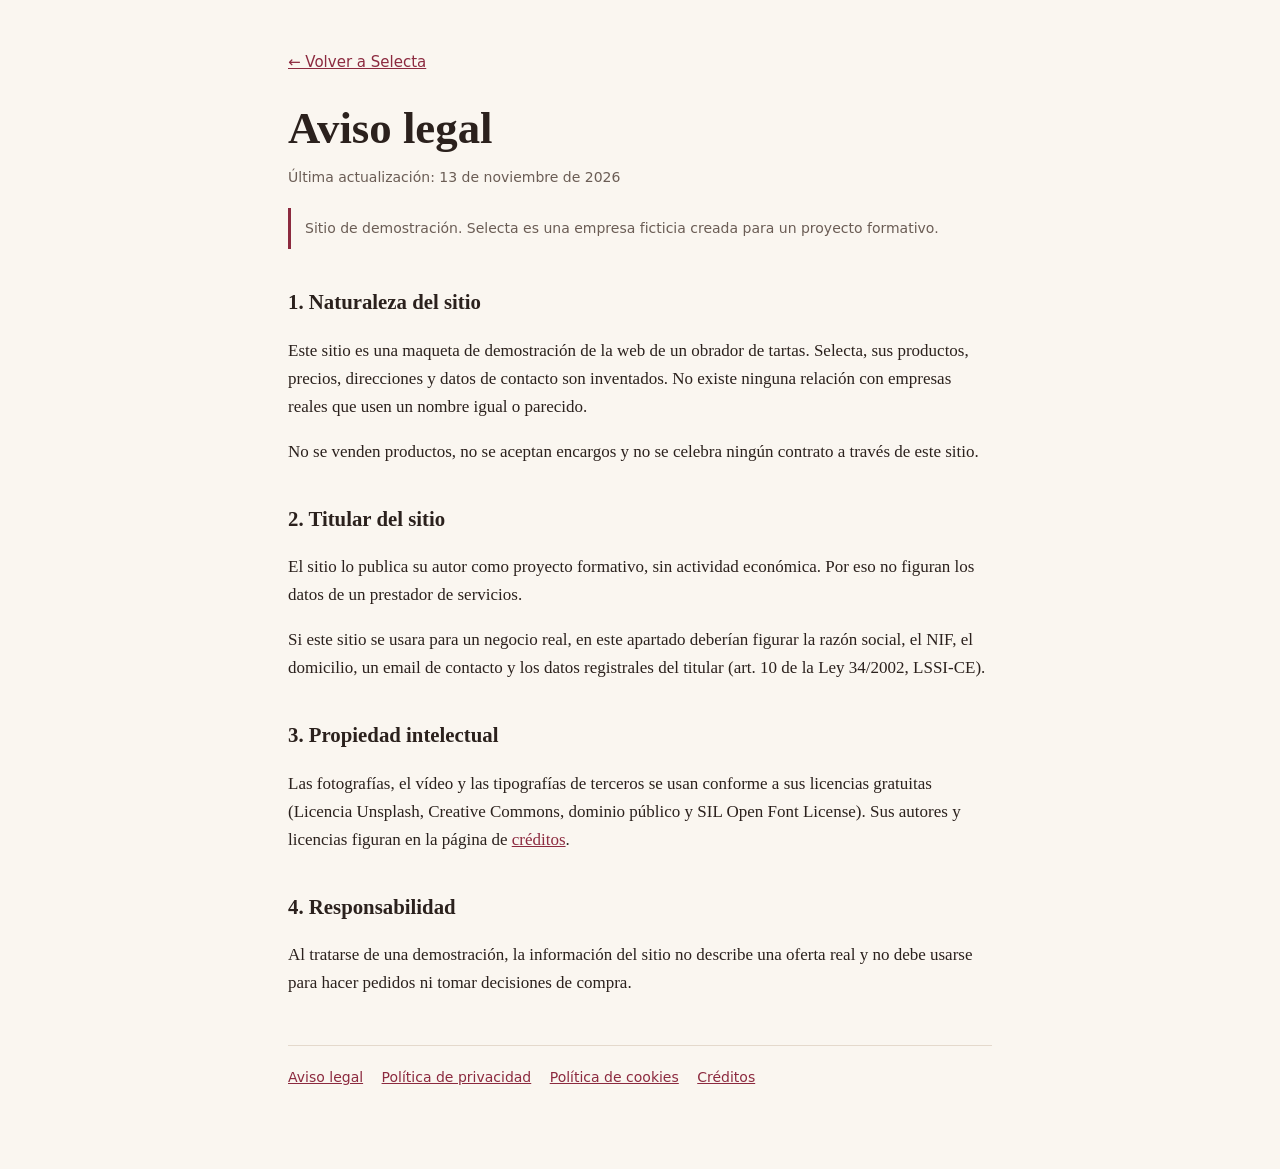
<file: legal/aviso-legal.html>
<!doctype html>
<html lang="es">
<head>
  <meta charset="utf-8">
  <meta name="viewport" content="width=device-width, initial-scale=1">
  <title>Aviso legal · Selecta</title>
  <meta name="robots" content="noindex">
  <link rel="stylesheet" href="legal.css">
</head>
<body>
  <main>
    <a class="back" href="../index.html" onclick="if (history.length > 1) { history.back(); return false; }">← Volver a Selecta</a>
    <h1>Aviso legal</h1>
    <p class="updated">Última actualización: 13 de noviembre de 2026</p>
    <p class="note">Sitio de demostración. Selecta es una empresa ficticia creada para un proyecto formativo.</p>

    <h2>1. Naturaleza del sitio</h2>
    <p>Este sitio es una maqueta de demostración de la web de un obrador de tartas. Selecta, sus productos, precios, direcciones y datos de contacto son inventados. No existe ninguna relación con empresas reales que usen un nombre igual o parecido.</p>
    <p>No se venden productos, no se aceptan encargos y no se celebra ningún contrato a través de este sitio.</p>

    <h2>2. Titular del sitio</h2>
    <p>El sitio lo publica su autor como proyecto formativo, sin actividad económica. Por eso no figuran los datos de un prestador de servicios.</p>
    <p>Si este sitio se usara para un negocio real, en este apartado deberían figurar la razón social, el NIF, el domicilio, un email de contacto y los datos registrales del titular (art. 10 de la Ley 34/2002, LSSI-CE).</p>

    <h2>3. Propiedad intelectual</h2>
    <p>Las fotografías, el vídeo y las tipografías de terceros se usan conforme a sus licencias gratuitas (Licencia Unsplash, Creative Commons, dominio público y SIL Open Font License). Sus autores y licencias figuran en la página de <a href="creditos.html">créditos</a>.</p>

    <h2>4. Responsabilidad</h2>
    <p>Al tratarse de una demostración, la información del sitio no describe una oferta real y no debe usarse para hacer pedidos ni tomar decisiones de compra.</p>

    <footer>
      <a href="aviso-legal.html">Aviso legal</a>
      <a href="privacidad.html">Política de privacidad</a>
      <a href="cookies.html">Política de cookies</a>
      <a href="creditos.html">Créditos</a>
    </footer>
  </main>
</body>
</html>
</file>
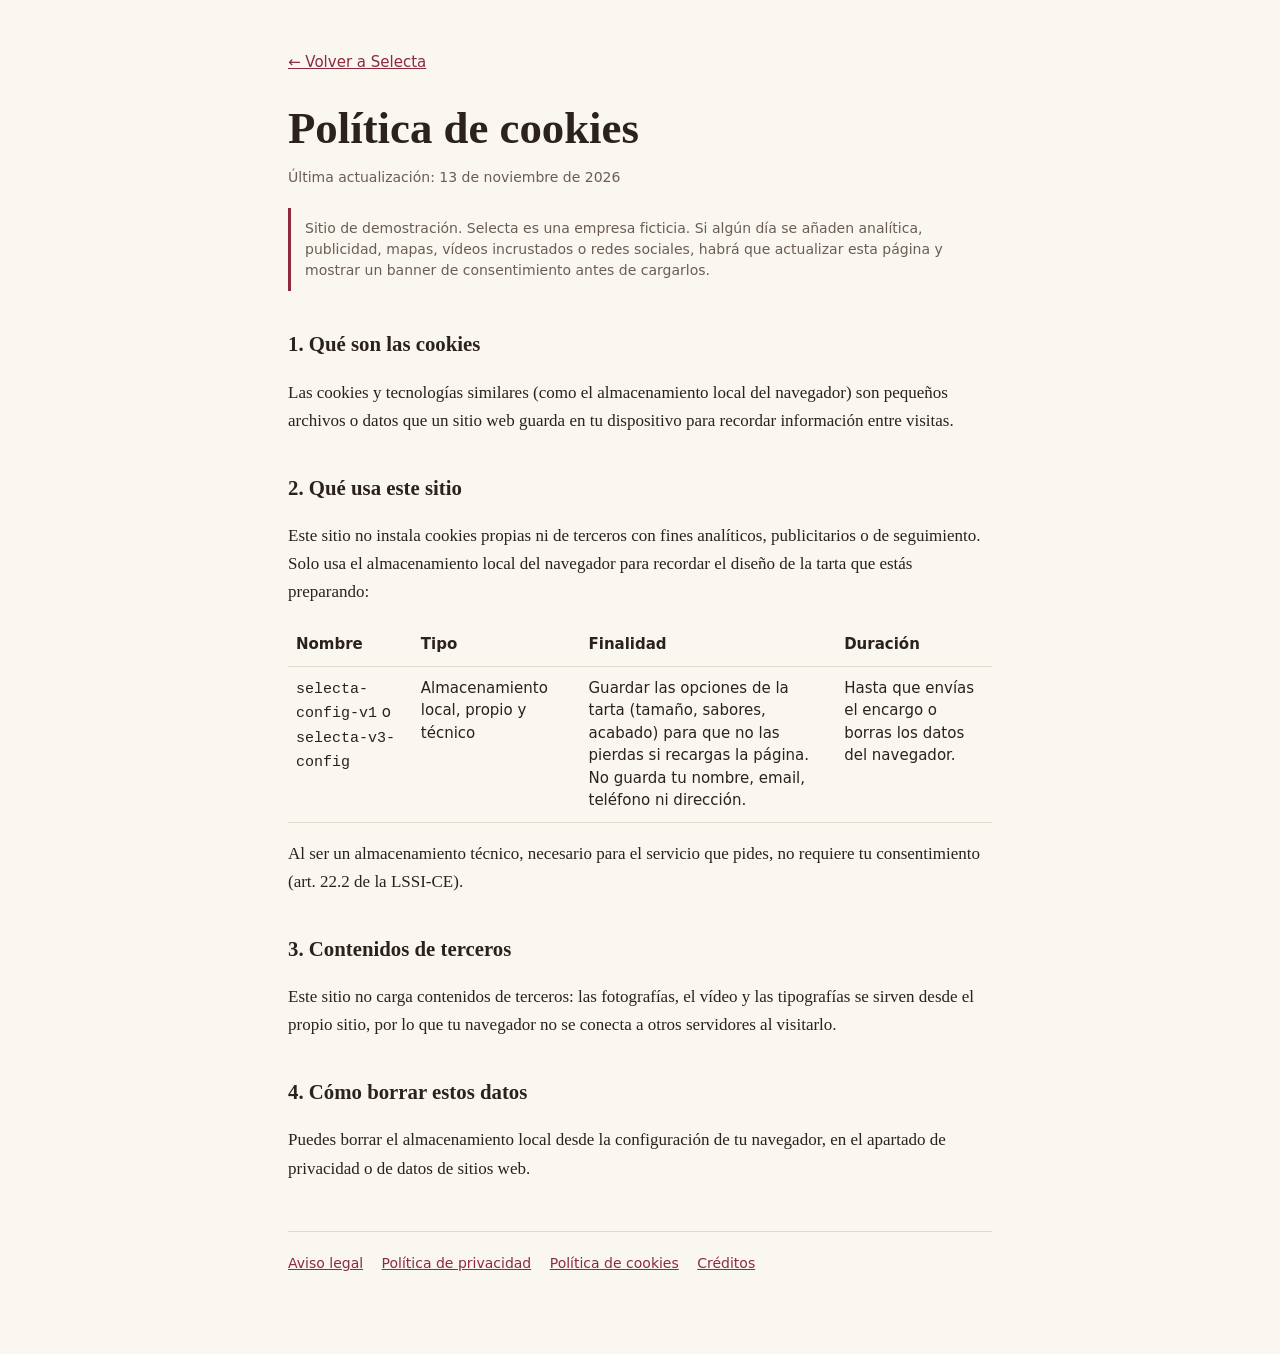
<file: legal/cookies.html>
<!doctype html>
<html lang="es">
<head>
  <meta charset="utf-8">
  <meta name="viewport" content="width=device-width, initial-scale=1">
  <title>Política de cookies · Selecta</title>
  <meta name="robots" content="noindex">
  <link rel="stylesheet" href="legal.css">
</head>
<body>
  <main>
    <a class="back" href="../index.html" onclick="if (history.length > 1) { history.back(); return false; }">← Volver a Selecta</a>
    <h1>Política de cookies</h1>
    <p class="updated">Última actualización: 13 de noviembre de 2026</p>
    <p class="note">Sitio de demostración. Selecta es una empresa ficticia. Si algún día se añaden analítica, publicidad, mapas, vídeos incrustados o redes sociales, habrá que actualizar esta página y mostrar un banner de consentimiento antes de cargarlos.</p>

    <h2>1. Qué son las cookies</h2>
    <p>Las cookies y tecnologías similares (como el almacenamiento local del navegador) son pequeños archivos o datos que un sitio web guarda en tu dispositivo para recordar información entre visitas.</p>

    <h2>2. Qué usa este sitio</h2>
    <p>Este sitio no instala cookies propias ni de terceros con fines analíticos, publicitarios o de seguimiento. Solo usa el almacenamiento local del navegador para recordar el diseño de la tarta que estás preparando:</p>
    <table>
      <thead>
        <tr><th>Nombre</th><th>Tipo</th><th>Finalidad</th><th>Duración</th></tr>
      </thead>
      <tbody>
        <tr>
          <td><code>selecta-config-v1</code> o <code>selecta-v3-config</code></td>
          <td>Almacenamiento local, propio y técnico</td>
          <td>Guardar las opciones de la tarta (tamaño, sabores, acabado) para que no las pierdas si recargas la página. No guarda tu nombre, email, teléfono ni dirección.</td>
          <td>Hasta que envías el encargo o borras los datos del navegador.</td>
        </tr>
      </tbody>
    </table>
    <p>Al ser un almacenamiento técnico, necesario para el servicio que pides, no requiere tu consentimiento (art. 22.2 de la LSSI-CE).</p>

    <h2>3. Contenidos de terceros</h2>
    <p>Este sitio no carga contenidos de terceros: las fotografías, el vídeo y las tipografías se sirven desde el propio sitio, por lo que tu navegador no se conecta a otros servidores al visitarlo.</p>

    <h2>4. Cómo borrar estos datos</h2>
    <p>Puedes borrar el almacenamiento local desde la configuración de tu navegador, en el apartado de privacidad o de datos de sitios web.</p>

    <footer>
      <a href="aviso-legal.html">Aviso legal</a>
      <a href="privacidad.html">Política de privacidad</a>
      <a href="cookies.html">Política de cookies</a>
      <a href="creditos.html">Créditos</a>
    </footer>
  </main>
</body>
</html>
</file>
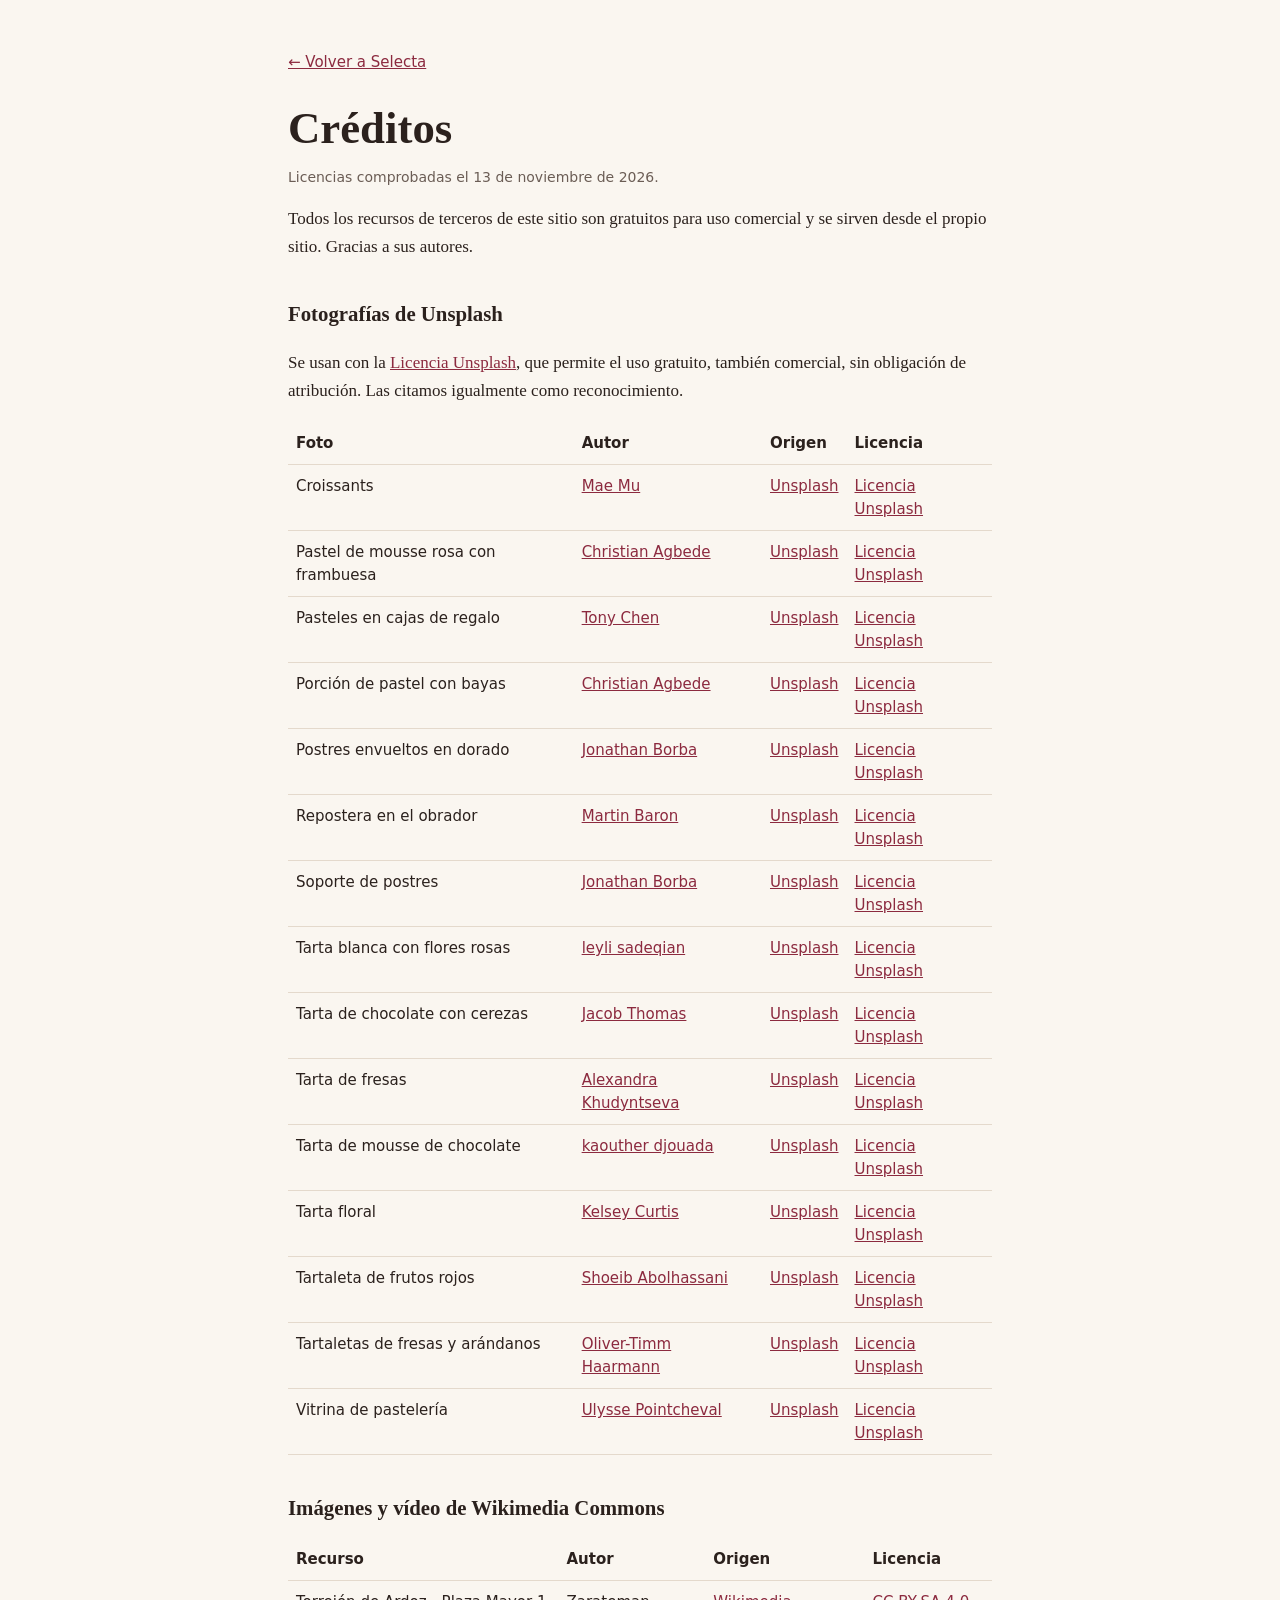
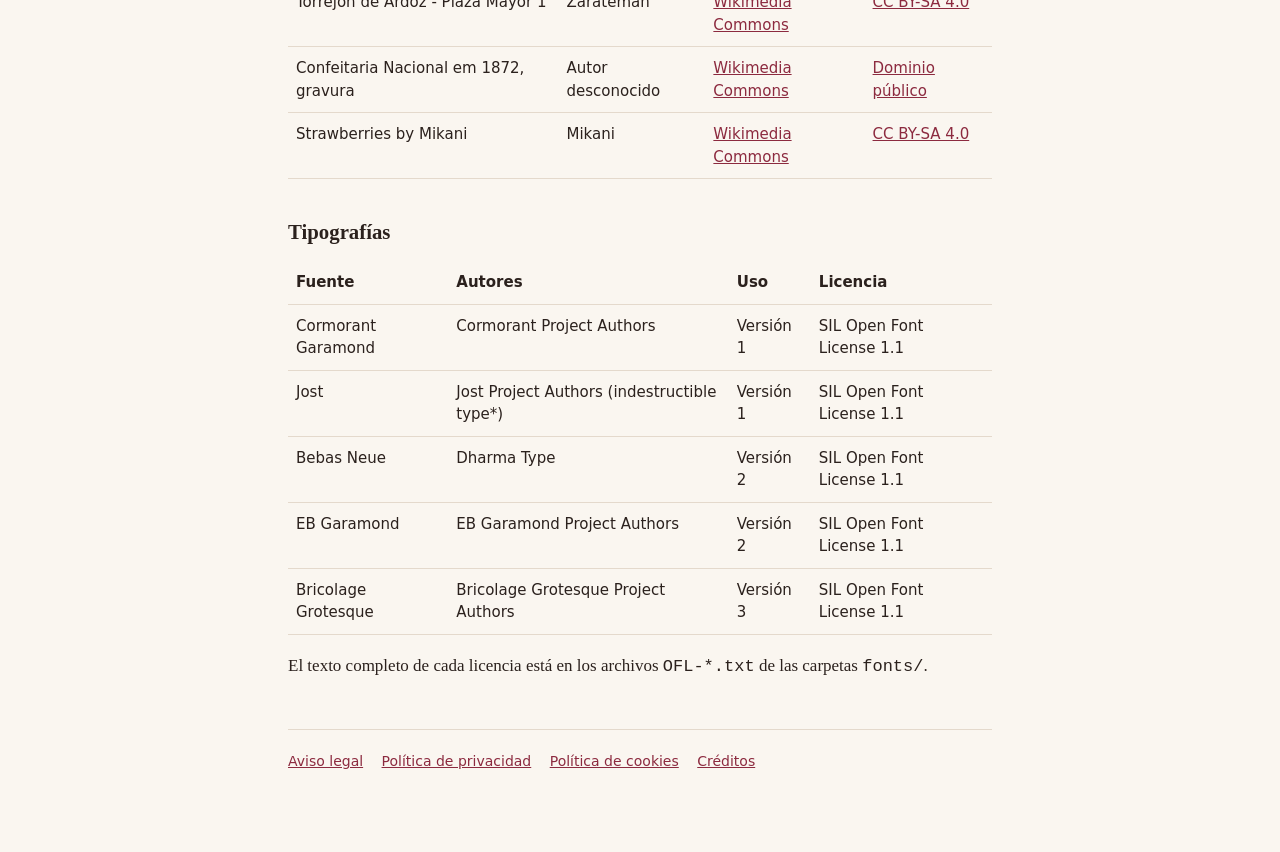
<file: legal/creditos.html>
<!doctype html>
<html lang="es">
<head>
  <meta charset="utf-8">
  <meta name="viewport" content="width=device-width, initial-scale=1">
  <title>Créditos · Selecta</title>
  <link rel="stylesheet" href="legal.css">
</head>
<body>
  <main>
    <a class="back" href="../index.html" onclick="if (history.length > 1) { history.back(); return false; }">← Volver a Selecta</a>
    <h1>Créditos</h1>
    <p class="updated">Licencias comprobadas el 13 de noviembre de 2026.</p>
    <p>Todos los recursos de terceros de este sitio son gratuitos para uso comercial y se sirven desde el propio sitio. Gracias a sus autores.</p>

    <h2>Fotografías de Unsplash</h2>
    <p>Se usan con la <a href="https://unsplash.com/license" rel="noopener">Licencia Unsplash</a>, que permite el uso gratuito, también comercial, sin obligación de atribución. Las citamos igualmente como reconocimiento.</p>
    <table>
      <thead><tr><th>Foto</th><th>Autor</th><th>Origen</th><th>Licencia</th></tr></thead>
      <tbody>
        <tr><td>Croissants</td><td><a href="https://unsplash.com/@picoftasty" rel="noopener">Mae Mu</a></td><td><a href="https://unsplash.com/photos/dos-croissants-marrones-m9pzwmxm2rk" rel="noopener">Unsplash</a></td><td><a href="https://unsplash.com/license" rel="noopener">Licencia Unsplash</a></td></tr>
        <tr><td>Pastel de mousse rosa con frambuesa</td><td><a href="https://unsplash.com/@chriscreations__" rel="noopener">Christian Agbede</a></td><td><a href="https://unsplash.com/photos/un-pequeno-pastel-rosa-cubierto-con-frambuesa-y-glaseado-rojo--wOczGwXJOk" rel="noopener">Unsplash</a></td><td><a href="https://unsplash.com/license" rel="noopener">Licencia Unsplash</a></td></tr>
        <tr><td>Pasteles en cajas de regalo</td><td><a href="https://unsplash.com/@tony1218" rel="noopener">Tony Chen</a></td><td><a href="https://unsplash.com/photos/pasteles-gourmet-y-cafe-en-elegantes-envases-de-regalo-7YZJDPtG_lI" rel="noopener">Unsplash</a></td><td><a href="https://unsplash.com/license" rel="noopener">Licencia Unsplash</a></td></tr>
        <tr><td>Porción de pastel con bayas</td><td><a href="https://unsplash.com/@chriscreations__" rel="noopener">Christian Agbede</a></td><td><a href="https://unsplash.com/photos/una-rebanada-de-pastel-en-capas-con-bayas-frescas-encima-AXF6s3IvEFw" rel="noopener">Unsplash</a></td><td><a href="https://unsplash.com/license" rel="noopener">Licencia Unsplash</a></td></tr>
        <tr><td>Postres envueltos en dorado</td><td><a href="https://unsplash.com/@jonathanborba" rel="noopener">Jonathan Borba</a></td><td><a href="https://unsplash.com/photos/elegantes-postres-envueltos-en-oro-dispuestos-en-un-soporte-escalonado-iIVZvOppq8M" rel="noopener">Unsplash</a></td><td><a href="https://unsplash.com/license" rel="noopener">Licencia Unsplash</a></td></tr>
        <tr><td>Repostera en el obrador</td><td><a href="https://unsplash.com/@elmartinbaron" rel="noopener">Martin Baron</a></td><td><a href="https://unsplash.com/photos/una-mujer-en-una-cocina-preparando-comida-en-una-tabla-de-cortar-0sbq9Rxcx-c" rel="noopener">Unsplash</a></td><td><a href="https://unsplash.com/license" rel="noopener">Licencia Unsplash</a></td></tr>
        <tr><td>Soporte de postres</td><td><a href="https://unsplash.com/@jonathanborba" rel="noopener">Jonathan Borba</a></td><td><a href="https://unsplash.com/photos/dos-niveles-de-postres-variados-sobre-un-soporte-de-plata-ZOjFucXZ65o" rel="noopener">Unsplash</a></td><td><a href="https://unsplash.com/license" rel="noopener">Licencia Unsplash</a></td></tr>
        <tr><td>Tarta blanca con flores rosas</td><td><a href="https://unsplash.com/@leilyian" rel="noopener">leyli sadeqian</a></td><td><a href="https://unsplash.com/photos/un-pastel-blanco-con-flores-rosadas-encima-CWburPtXtHM" rel="noopener">Unsplash</a></td><td><a href="https://unsplash.com/license" rel="noopener">Licencia Unsplash</a></td></tr>
        <tr><td>Tarta de chocolate con cerezas</td><td><a href="https://unsplash.com/@jacob225" rel="noopener">Jacob Thomas</a></td><td><a href="https://unsplash.com/photos/tarta-de-chocolate-con-cerezas-y-nata-6jHpcBPw7i8" rel="noopener">Unsplash</a></td><td><a href="https://unsplash.com/license" rel="noopener">Licencia Unsplash</a></td></tr>
        <tr><td>Tarta de fresas</td><td><a href="https://unsplash.com/@sannka" rel="noopener">Alexandra Khudyntseva</a></td><td><a href="https://unsplash.com/photos/tarta-de-fresa-en-plato-de-ceramica-blanca-hXqbSgOPjSI" rel="noopener">Unsplash</a></td><td><a href="https://unsplash.com/license" rel="noopener">Licencia Unsplash</a></td></tr>
        <tr><td>Tarta de mousse de chocolate</td><td><a href="https://unsplash.com/@__kaouther_" rel="noopener">kaouther djouada</a></td><td><a href="https://unsplash.com/photos/bizcocho-de-mousse-de-chocolate-con-perlas-de-azucar-hcEDfkiVmMI" rel="noopener">Unsplash</a></td><td><a href="https://unsplash.com/license" rel="noopener">Licencia Unsplash</a></td></tr>
        <tr><td>Tarta floral</td><td><a href="https://unsplash.com/@kelseycurtis" rel="noopener">Kelsey Curtis</a></td><td><a href="https://unsplash.com/photos/tarta-floral-CSN56aQ1NRE" rel="noopener">Unsplash</a></td><td><a href="https://unsplash.com/license" rel="noopener">Licencia Unsplash</a></td></tr>
        <tr><td>Tartaleta de frutos rojos</td><td><a href="https://unsplash.com/@shoeibabhn" rel="noopener">Shoeib Abolhassani</a></td><td><a href="https://unsplash.com/photos/una-deliciosa-tarta-de-frutos-rojos-con-fruta-fresca-encimada-kpZQjdTOkqE" rel="noopener">Unsplash</a></td><td><a href="https://unsplash.com/license" rel="noopener">Licencia Unsplash</a></td></tr>
        <tr><td>Tartaletas de fresas y arándanos</td><td><a href="https://unsplash.com/@xxii" rel="noopener">Oliver-Timm Haarmann</a></td><td><a href="https://unsplash.com/photos/tarta-de-fresas-y-arandanos-sobre-mesa-de-madera-marron-p6OLZPnq810" rel="noopener">Unsplash</a></td><td><a href="https://unsplash.com/license" rel="noopener">Licencia Unsplash</a></td></tr>
        <tr><td>Vitrina de pastelería</td><td><a href="https://unsplash.com/@ulysse_pcl" rel="noopener">Ulysse Pointcheval</a></td><td><a href="https://unsplash.com/photos/exposicion-de-panaderia-con-tartaletas-de-fruta-1WmlAiYgnoI" rel="noopener">Unsplash</a></td><td><a href="https://unsplash.com/license" rel="noopener">Licencia Unsplash</a></td></tr>
      </tbody>
    </table>

    <h2>Imágenes y vídeo de Wikimedia Commons</h2>
    <table>
      <thead><tr><th>Recurso</th><th>Autor</th><th>Origen</th><th>Licencia</th></tr></thead>
      <tbody>
        <tr><td>Torrejón de Ardoz - Plaza Mayor 1</td><td>Zarateman</td><td><a href="https://commons.wikimedia.org/wiki/File:Torrej%C3%B3n_de_Ardoz_-_Plaza_Mayor_1.jpg" rel="noopener">Wikimedia Commons</a></td><td><a href="https://creativecommons.org/licenses/by-sa/4.0" rel="noopener">CC BY-SA 4.0</a></td></tr>
        <tr><td>Confeitaria Nacional em 1872, gravura</td><td>Autor desconocido</td><td><a href="https://commons.wikimedia.org/wiki/File:Confeitaria_Nacional_em_1872,_gravura.png" rel="noopener">Wikimedia Commons</a></td><td><a href="https://creativecommons.org/publicdomain/mark/1.0/" rel="noopener">Dominio público</a></td></tr>
        <tr><td>Strawberries by Mikani</td><td>Mikani</td><td><a href="https://commons.wikimedia.org/wiki/File:Strawberries_by_Mikani.webm" rel="noopener">Wikimedia Commons</a></td><td><a href="https://creativecommons.org/licenses/by-sa/4.0" rel="noopener">CC BY-SA 4.0</a></td></tr>
      </tbody>
    </table>

    <h2>Tipografías</h2>
    <table>
      <thead><tr><th>Fuente</th><th>Autores</th><th>Uso</th><th>Licencia</th></tr></thead>
      <tbody>
        <tr><td>Cormorant Garamond</td><td>Cormorant Project Authors</td><td>Versión 1</td><td>SIL Open Font License 1.1</td></tr>
        <tr><td>Jost</td><td>Jost Project Authors (indestructible type*)</td><td>Versión 1</td><td>SIL Open Font License 1.1</td></tr>
        <tr><td>Bebas Neue</td><td>Dharma Type</td><td>Versión 2</td><td>SIL Open Font License 1.1</td></tr>
        <tr><td>EB Garamond</td><td>EB Garamond Project Authors</td><td>Versión 2</td><td>SIL Open Font License 1.1</td></tr>
        <tr><td>Bricolage Grotesque</td><td>Bricolage Grotesque Project Authors</td><td>Versión 3</td><td>SIL Open Font License 1.1</td></tr>
      </tbody>
    </table>
    <p>El texto completo de cada licencia está en los archivos <code>OFL-*.txt</code> de las carpetas <code>fonts/</code>.</p>

    <footer>
      <a href="aviso-legal.html">Aviso legal</a>
      <a href="privacidad.html">Política de privacidad</a>
      <a href="cookies.html">Política de cookies</a>
      <a href="creditos.html">Créditos</a>
    </footer>
  </main>
</body>
</html>
</file>
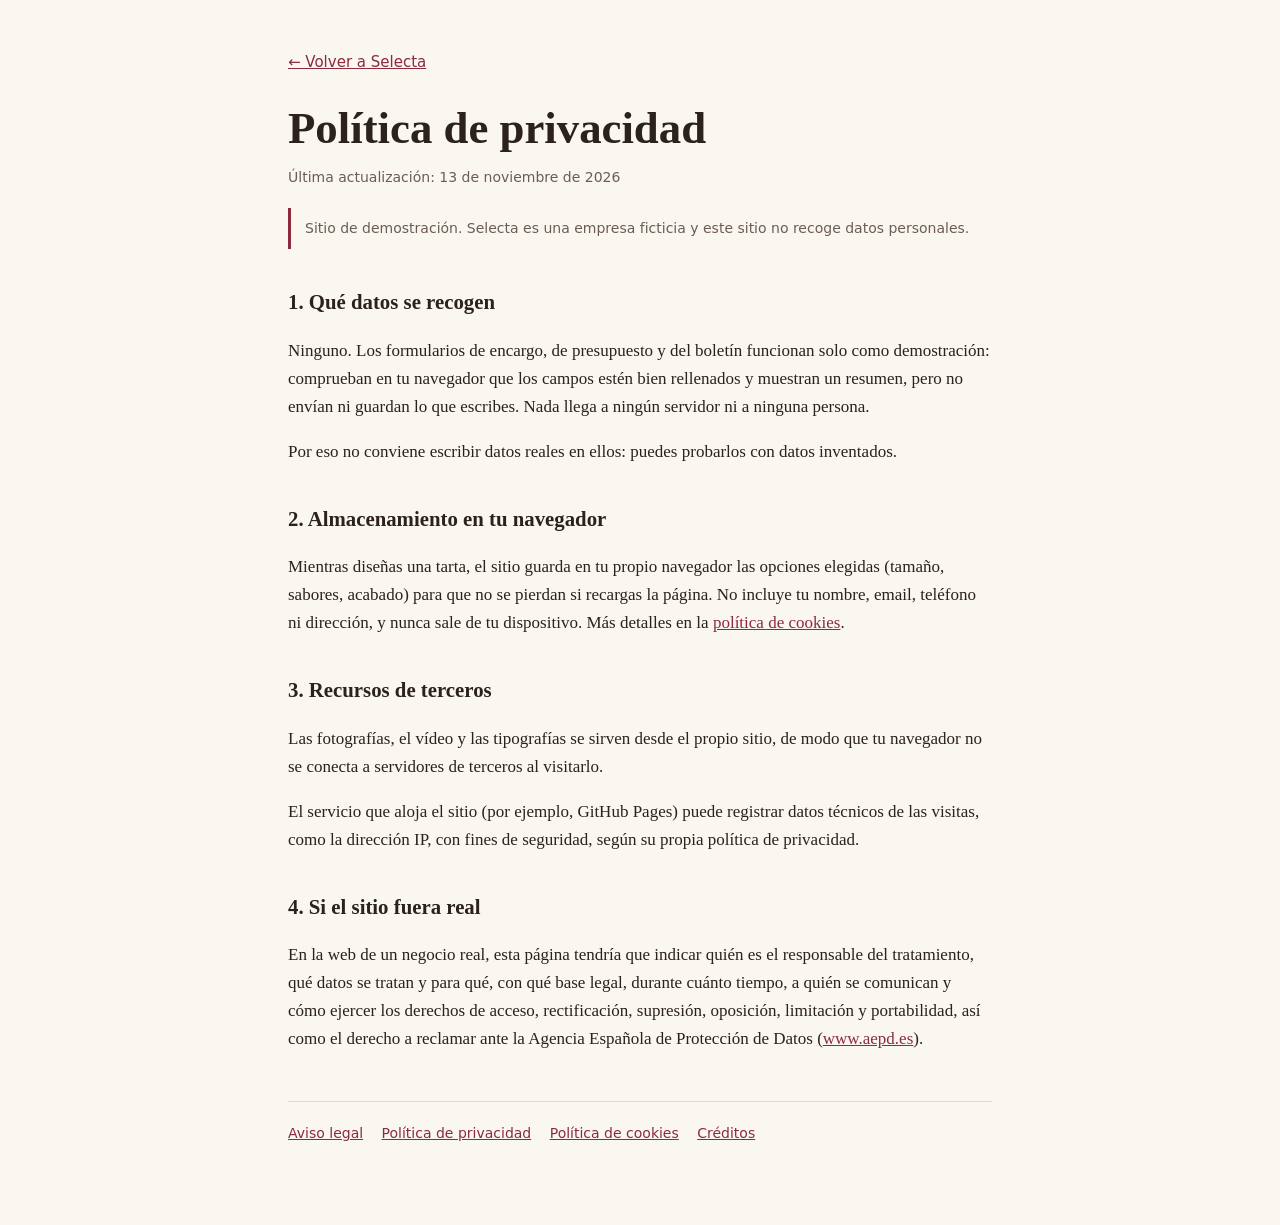
<file: legal/privacidad.html>
<!doctype html>
<html lang="es">
<head>
  <meta charset="utf-8">
  <meta name="viewport" content="width=device-width, initial-scale=1">
  <title>Política de privacidad · Selecta</title>
  <meta name="robots" content="noindex">
  <link rel="stylesheet" href="legal.css">
</head>
<body>
  <main>
    <a class="back" href="../index.html" onclick="if (history.length > 1) { history.back(); return false; }">← Volver a Selecta</a>
    <h1>Política de privacidad</h1>
    <p class="updated">Última actualización: 13 de noviembre de 2026</p>
    <p class="note">Sitio de demostración. Selecta es una empresa ficticia y este sitio no recoge datos personales.</p>

    <h2>1. Qué datos se recogen</h2>
    <p>Ninguno. Los formularios de encargo, de presupuesto y del boletín funcionan solo como demostración: comprueban en tu navegador que los campos estén bien rellenados y muestran un resumen, pero no envían ni guardan lo que escribes. Nada llega a ningún servidor ni a ninguna persona.</p>
    <p>Por eso no conviene escribir datos reales en ellos: puedes probarlos con datos inventados.</p>

    <h2>2. Almacenamiento en tu navegador</h2>
    <p>Mientras diseñas una tarta, el sitio guarda en tu propio navegador las opciones elegidas (tamaño, sabores, acabado) para que no se pierdan si recargas la página. No incluye tu nombre, email, teléfono ni dirección, y nunca sale de tu dispositivo. Más detalles en la <a href="cookies.html">política de cookies</a>.</p>

    <h2>3. Recursos de terceros</h2>
    <p>Las fotografías, el vídeo y las tipografías se sirven desde el propio sitio, de modo que tu navegador no se conecta a servidores de terceros al visitarlo.</p>
    <p>El servicio que aloja el sitio (por ejemplo, GitHub Pages) puede registrar datos técnicos de las visitas, como la dirección IP, con fines de seguridad, según su propia política de privacidad.</p>

    <h2>4. Si el sitio fuera real</h2>
    <p>En la web de un negocio real, esta página tendría que indicar quién es el responsable del tratamiento, qué datos se tratan y para qué, con qué base legal, durante cuánto tiempo, a quién se comunican y cómo ejercer los derechos de acceso, rectificación, supresión, oposición, limitación y portabilidad, así como el derecho a reclamar ante la Agencia Española de Protección de Datos (<a href="https://www.aepd.es" rel="noopener">www.aepd.es</a>).</p>

    <footer>
      <a href="aviso-legal.html">Aviso legal</a>
      <a href="privacidad.html">Política de privacidad</a>
      <a href="cookies.html">Política de cookies</a>
      <a href="creditos.html">Créditos</a>
    </footer>
  </main>
</body>
</html>
</file>
<file: fonts/fonts.css>
/* Fuentes alojadas en el proyecto (subconjunto latin). Licencia SIL Open Font License 1.1: ver OFL-*.txt */
@font-face {
  font-family: 'Cormorant Garamond';
  font-style: italic;
  font-weight: 400;
  font-display: swap;
  src: url(cormorant-garamond-italic-variable.woff2) format('woff2');
  unicode-range: U+0000-00FF, U+0131, U+0152-0153, U+02BB-02BC, U+02C6, U+02DA, U+02DC, U+0304, U+0308, U+0329, U+2000-206F, U+20AC, U+2122, U+2191, U+2193, U+2212, U+2215, U+FEFF, U+FFFD;
}
@font-face {
  font-family: 'Cormorant Garamond';
  font-style: italic;
  font-weight: 500;
  font-display: swap;
  src: url(cormorant-garamond-italic-variable.woff2) format('woff2');
  unicode-range: U+0000-00FF, U+0131, U+0152-0153, U+02BB-02BC, U+02C6, U+02DA, U+02DC, U+0304, U+0308, U+0329, U+2000-206F, U+20AC, U+2122, U+2191, U+2193, U+2212, U+2215, U+FEFF, U+FFFD;
}
@font-face {
  font-family: 'Cormorant Garamond';
  font-style: normal;
  font-weight: 400;
  font-display: swap;
  src: url(cormorant-garamond-normal-variable.woff2) format('woff2');
  unicode-range: U+0000-00FF, U+0131, U+0152-0153, U+02BB-02BC, U+02C6, U+02DA, U+02DC, U+0304, U+0308, U+0329, U+2000-206F, U+20AC, U+2122, U+2191, U+2193, U+2212, U+2215, U+FEFF, U+FFFD;
}
@font-face {
  font-family: 'Cormorant Garamond';
  font-style: normal;
  font-weight: 500;
  font-display: swap;
  src: url(cormorant-garamond-normal-variable.woff2) format('woff2');
  unicode-range: U+0000-00FF, U+0131, U+0152-0153, U+02BB-02BC, U+02C6, U+02DA, U+02DC, U+0304, U+0308, U+0329, U+2000-206F, U+20AC, U+2122, U+2191, U+2193, U+2212, U+2215, U+FEFF, U+FFFD;
}
@font-face {
  font-family: 'Jost';
  font-style: normal;
  font-weight: 300;
  font-display: swap;
  src: url(jost-normal-variable.woff2) format('woff2');
  unicode-range: U+0000-00FF, U+0131, U+0152-0153, U+02BB-02BC, U+02C6, U+02DA, U+02DC, U+0304, U+0308, U+0329, U+2000-206F, U+20AC, U+2122, U+2191, U+2193, U+2212, U+2215, U+FEFF, U+FFFD;
}
@font-face {
  font-family: 'Jost';
  font-style: normal;
  font-weight: 400;
  font-display: swap;
  src: url(jost-normal-variable.woff2) format('woff2');
  unicode-range: U+0000-00FF, U+0131, U+0152-0153, U+02BB-02BC, U+02C6, U+02DA, U+02DC, U+0304, U+0308, U+0329, U+2000-206F, U+20AC, U+2122, U+2191, U+2193, U+2212, U+2215, U+FEFF, U+FFFD;
}
@font-face {
  font-family: 'Jost';
  font-style: normal;
  font-weight: 500;
  font-display: swap;
  src: url(jost-normal-variable.woff2) format('woff2');
  unicode-range: U+0000-00FF, U+0131, U+0152-0153, U+02BB-02BC, U+02C6, U+02DA, U+02DC, U+0304, U+0308, U+0329, U+2000-206F, U+20AC, U+2122, U+2191, U+2193, U+2212, U+2215, U+FEFF, U+FFFD;
}
</file>
<file: version-3-frontend-design/fonts/fonts.css>
/* Fuentes alojadas en el proyecto (subconjunto latin). Licencia SIL Open Font License 1.1: ver OFL-*.txt */
@font-face {
  font-family: 'Bricolage Grotesque';
  font-style: normal;
  font-weight: 400 800;
  font-stretch: 75% 100%;
  font-display: swap;
  src: url(bricolage-grotesque-normal-400-800.woff2) format('woff2');
  unicode-range: U+0000-00FF, U+0131, U+0152-0153, U+02BB-02BC, U+02C6, U+02DA, U+02DC, U+0304, U+0308, U+0329, U+2000-206F, U+20AC, U+2122, U+2191, U+2193, U+2212, U+2215, U+FEFF, U+FFFD;
}
</file>
<file: legal/legal.css>
:root {
  --bg: #faf6f0;
  --ink: #2b211d;
  --soft: #6b5d55;
  --line: #e4d9cc;
  --accent: #8c2a3f;
  --mark: #fff0b8;
}
@media (prefers-color-scheme: dark) {
  :root { --bg: #1d1714; --ink: #f3ebe2; --soft: #c2b4a8; --line: #3a302a; --accent: #f08aa0; --mark: #4a3d12; }
}
* { box-sizing: border-box; }
body {
  margin: 0;
  background: var(--bg);
  color: var(--ink);
  font: 400 17px/1.65 Georgia, "Times New Roman", serif;
}
main { max-width: 46rem; margin: 0 auto; padding: 48px 16px 80px; }
.back { font: 500 15px/1 system-ui, sans-serif; color: var(--accent); }
h1 { font-size: clamp(2rem, 6vw, 2.8rem); line-height: 1.1; margin: 28px 0 8px; }
h2 { font-size: 1.3rem; margin: 36px 0 8px; }
.updated, .note { font: 400 14px/1.5 system-ui, sans-serif; color: var(--soft); }
.note { border-left: 3px solid var(--accent); padding: 10px 14px; margin: 20px 0; }
a { color: var(--accent); }
mark { background: var(--mark); color: inherit; padding: 0 3px; }
table { width: 100%; border-collapse: collapse; font: 400 15px/1.5 system-ui, sans-serif; margin: 12px 0; }
th, td { text-align: left; vertical-align: top; padding: 10px 8px; border-bottom: 1px solid var(--line); }
@media (max-width: 600px) {
  table { display: block; overflow-x: auto; }
}
footer { margin-top: 48px; padding-top: 20px; border-top: 1px solid var(--line); font: 400 14px/1.6 system-ui, sans-serif; color: var(--soft); }
footer a { margin-right: 14px; }
</file>
